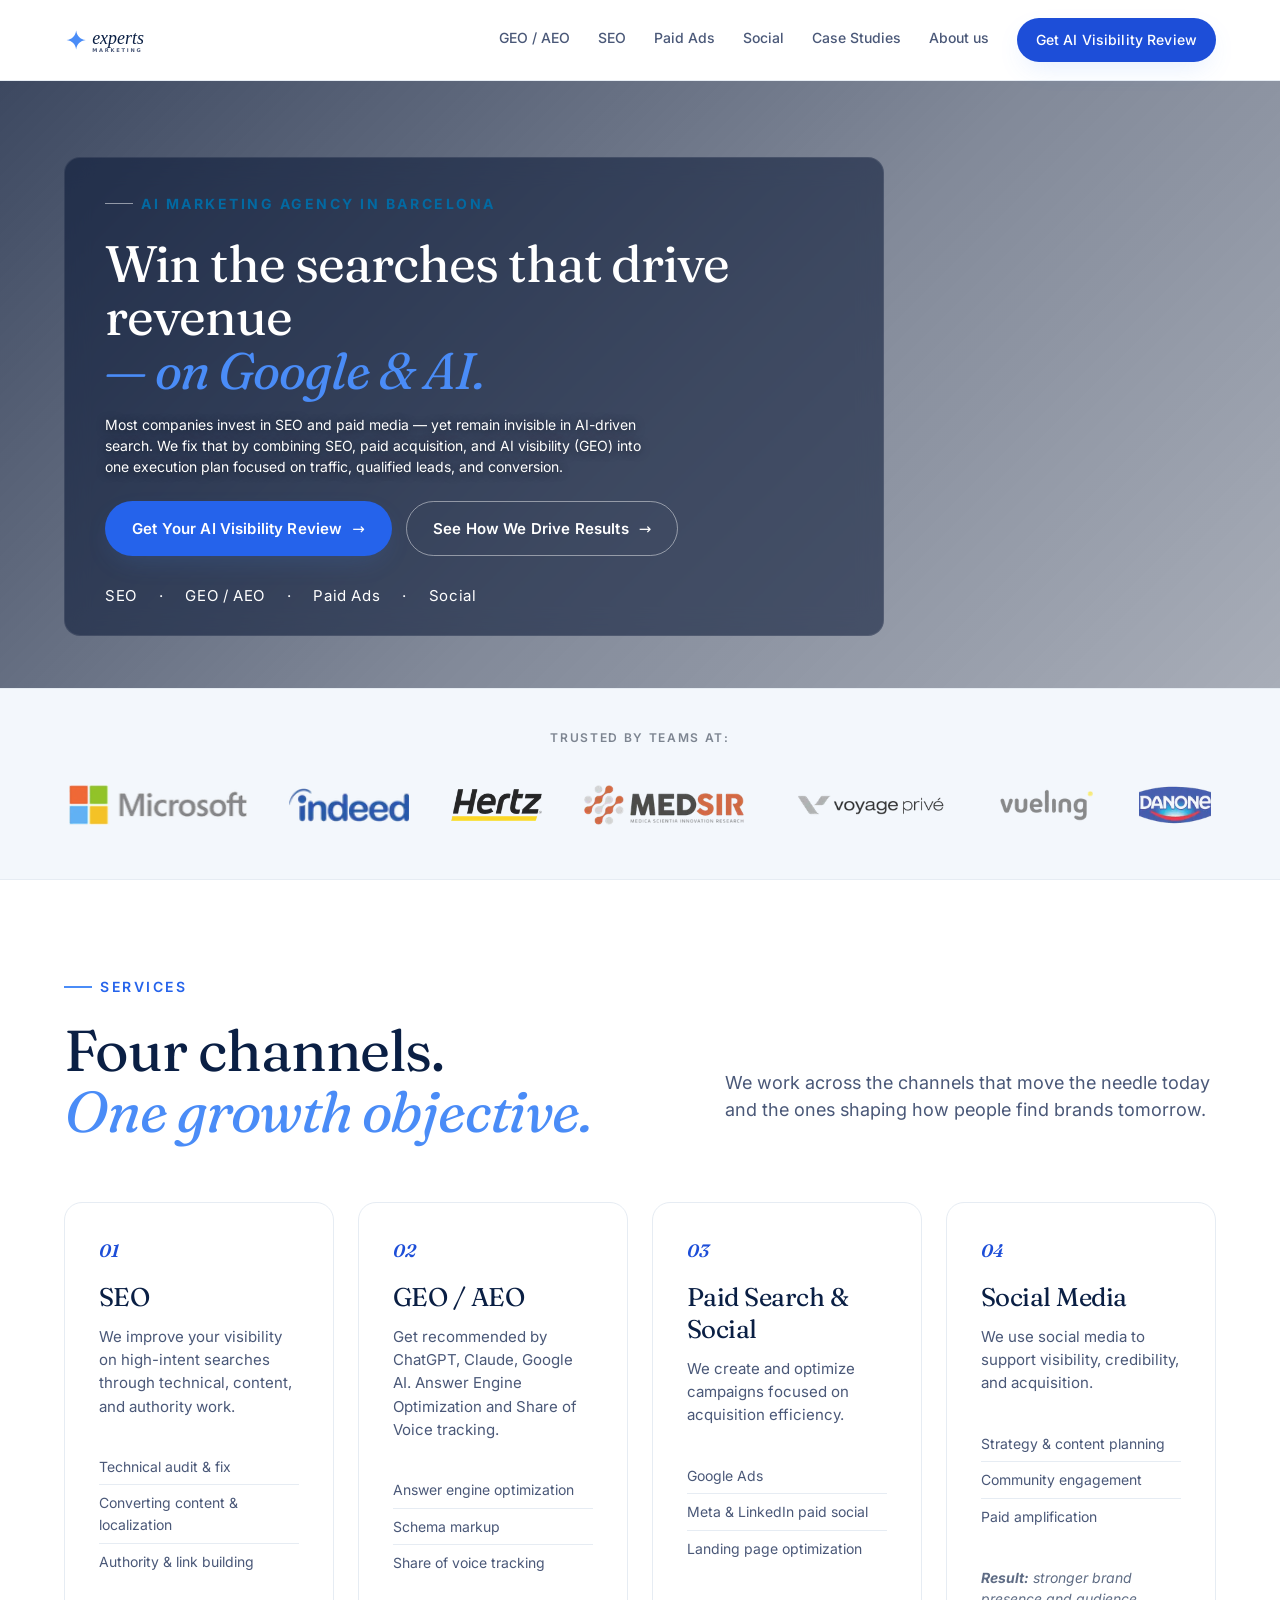
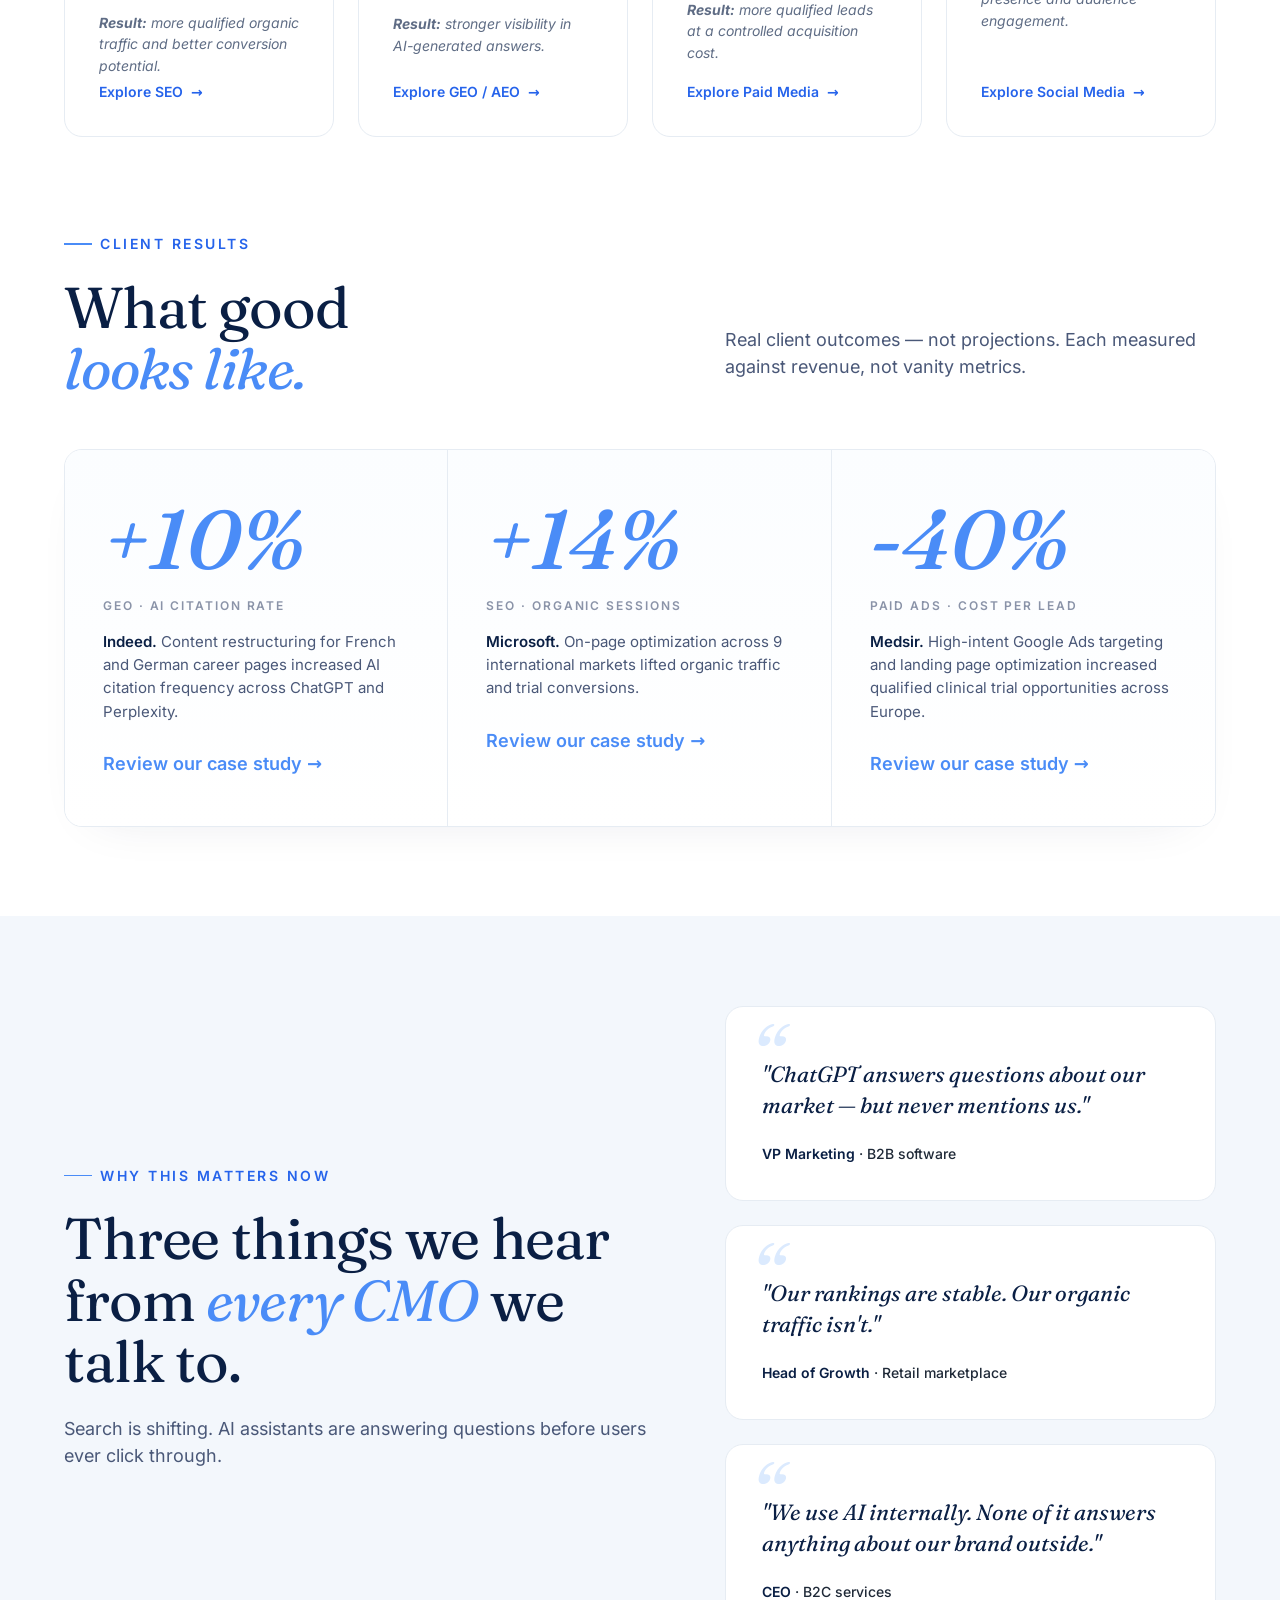
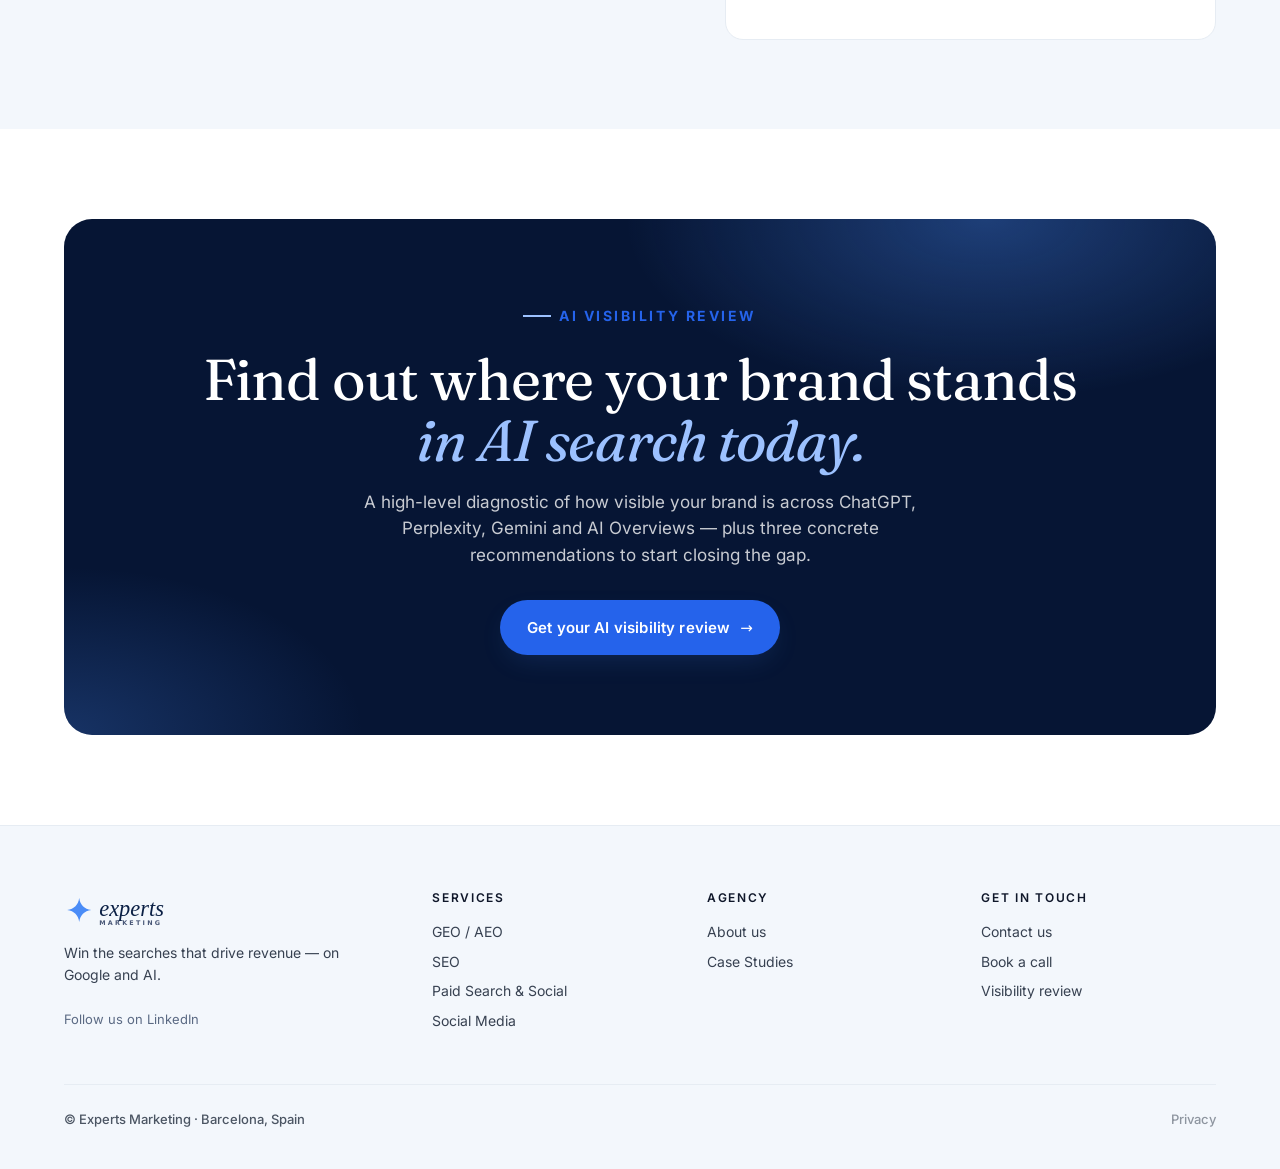
<file: index.html>
<!doctype html>
<html lang="en">
<head>
  <meta charset="utf-8" />
  <!-- Google Tag Manager (loaded after page load / on first interaction) -->
  <script>(function(w,d,s,l,i){
  w[l]=w[l]||[];w[l].push({'gtm.start':new Date().getTime(),event:'gtm.js'});
  var done=false;
  function load(){if(done)return;done=true;
    var f=d.getElementsByTagName(s)[0],j=d.createElement(s),dl=l!='dataLayer'?'&l='+l:'';
    j.async=true;j.src='https://www.googletagmanager.com/gtm.js?id='+i+dl;
    f.parentNode.insertBefore(j,f);}
  function schedule(){'requestIdleCallback' in w?w.requestIdleCallback(load,{timeout:2500}):setTimeout(load,1500);}
  ['scroll','pointerdown','keydown','touchstart'].forEach(function(e){
    w.addEventListener(e,load,{passive:true,once:true});});
  d.readyState==='complete'?schedule():w.addEventListener('load',schedule);
  })(window,document,'script','dataLayer','GTM-5XZ8778');</script>
  <!-- End Google Tag Manager -->
  <meta name="viewport" content="width=device-width, initial-scale=1" />
  <link rel="icon" href="/favicon.ico" sizes="32x32" />
  <link rel="icon" type="image/svg+xml" href="assets/images/favicon.svg" />
  <title>Experts Marketing — Growth marketing for the AI era</title>
  <meta name="description" content="A Barcelona-based agency running SEO, paid media, social, and AI visibility for brands that want to win in search and what comes next." />

  <link rel="preload" href="assets/fonts/inter-v20-latin-regular.woff2" as="font" type="font/woff2" crossorigin>
  <link rel="preload" href="assets/fonts/fraunces-v38-latin-regular.woff2" as="font" type="font/woff2" crossorigin>
  <style>@font-face{font-family:'Fraunces';font-style:normal;font-weight:400;font-display:swap;src:url('assets/fonts/fraunces-v38-latin-regular.woff2') format('woff2')}@font-face{font-family:'Fraunces';font-style:italic;font-weight:400;font-display:swap;src:url('assets/fonts/fraunces-v38-latin-italic.woff2') format('woff2')}@font-face{font-family:'Fraunces';font-style:normal;font-weight:500;font-display:swap;src:url('assets/fonts/fraunces-v38-latin-500.woff2') format('woff2')}@font-face{font-family:'Fraunces';font-style:italic;font-weight:500;font-display:swap;src:url('assets/fonts/fraunces-v38-latin-500italic.woff2') format('woff2')}@font-face{font-family:'Fraunces';font-style:normal;font-weight:600;font-display:swap;src:url('assets/fonts/fraunces-v38-latin-600.woff2') format('woff2')}@font-face{font-family:'Fraunces';font-style:italic;font-weight:600;font-display:swap;src:url('assets/fonts/fraunces-v38-latin-600italic.woff2') format('woff2')}@font-face{font-family:'Inter';font-style:normal;font-weight:400;font-display:swap;src:url('assets/fonts/inter-v20-latin-regular.woff2') format('woff2')}@font-face{font-family:'Inter';font-style:italic;font-weight:400;font-display:swap;src:url('assets/fonts/inter-v20-latin-italic.woff2') format('woff2')}@font-face{font-family:'Inter';font-style:normal;font-weight:500;font-display:swap;src:url('assets/fonts/inter-v20-latin-500.woff2') format('woff2')}@font-face{font-family:'Inter';font-style:italic;font-weight:500;font-display:swap;src:url('assets/fonts/inter-v20-latin-500italic.woff2') format('woff2')}@font-face{font-family:'Inter';font-style:normal;font-weight:600;font-display:swap;src:url('assets/fonts/inter-v20-latin-600.woff2') format('woff2')}@font-face{font-family:'Inter';font-style:italic;font-weight:600;font-display:swap;src:url('assets/fonts/inter-v20-latin-600italic.woff2') format('woff2')}@font-face{font-family:'Inter';font-style:normal;font-weight:700;font-display:swap;src:url('assets/fonts/inter-v20-latin-700.woff2') format('woff2')}@font-face{font-family:'Inter';font-style:italic;font-weight:700;font-display:swap;src:url('assets/fonts/inter-v20-latin-700italic.woff2') format('woff2')}</style>

  <style>
    :root{--bg:#fff;--bg-alt:#f3f7fc;--bg-soft:#eaf2ff;--surface:#fff;--ink:#0a1f44;--ink-soft:#374151;--ink-mute:#4b5563;--line:#e6ecf3;--line-strong:#cfdbeb;--accent:#4a8cf7;--accent-deep:#1d4ed8;--accent-soft:#dbeafe;--accent-glow:rgba(29,78,216,.18);--navy-card:#0a1f44;--navy-deep:#061534;--font-sans:"Inter",-apple-system,BlinkMacSystemFont,"Segoe UI",system-ui,sans-serif;--font-serif:"Fraunces","Cormorant Garamond",Georgia,serif;--max:1280px;--pad:clamp(20px,5vw,64px);--radius:18px;--radius-sm:10px;--radius-lg:28px}
    *{box-sizing:border-box}html,body{margin:0;padding:0}html{scroll-behavior:smooth}
    body{font-family:var(--font-sans);background:var(--bg);color:var(--ink);line-height:1.55;-webkit-font-smoothing:antialiased;text-rendering:optimizeLegibility}
    img{max-width:100%;display:block}a{color:inherit;text-decoration:none}button{font:inherit;cursor:pointer}
    .display,h1,h2,h3{font-family:var(--font-serif);font-weight:400;letter-spacing:-.02em;color:var(--ink);margin:0}
    h1{font-size:clamp(44px,7vw,88px);line-height:1.02}h2{font-size:clamp(32px,4.5vw,60px);line-height:1.06}h3{font-size:clamp(20px,2vw,28px);line-height:1.25}
    em,.italic{font-style:italic}h1 em,h2 em{color:var(--accent)}
    p{margin:0 0 1em;color:var(--ink-soft);font-size:17px}
    .lead{font-size:clamp(17px,1.4vw,21px);color:var(--ink-soft);max-width:60ch;line-height:1.5}
    .eyebrow{display:inline-flex;align-items:center;gap:8px;font-family:var(--font-sans);font-size:14px;font-weight:700;letter-spacing:.18em;text-transform:uppercase;color:var(--accent-deep);margin-bottom:22px}
    .eyebrow::before{content:"";display:inline-block;width:28px;height:1.5px;background:var(--accent)}
    .container{max-width:var(--max);margin:0 auto;padding:0 var(--pad)}
    .btn{display:inline-flex;align-items:center;gap:10px;padding:15px 26px;border-radius:999px;font-weight:600;font-size:15px;letter-spacing:.01em;border:1px solid transparent;transition:transform .15s ease,box-shadow .2s ease,background .2s ease,color .2s ease,border-color .2s ease}
    .btn-primary{background:var(--accent-deep);color:#fff;box-shadow:0 10px 28px -8px var(--accent-glow)}
    .btn-primary:hover{transform:translateY(-1px);box-shadow:0 14px 36px -10px rgba(29,78,216,.35)}
    .btn-ghost{background:transparent;color:var(--ink);border-color:var(--line-strong)}
    .btn-arrow::after{content:"\2192";font-weight:400;transition:transform .2s ease}
    .btn-arrow:hover::after{transform:translateX(3px)}
    .nav{position:sticky;top:0;z-index:50;backdrop-filter:blur(14px);background:rgba(255,255,255,.85);border-bottom:1px solid var(--line)}
    .nav-inner{display:flex;align-items:center;justify-content:space-between;max-width:var(--max);margin:0 auto;padding:18px var(--pad)}
    .nav-logo{display:flex;align-items:center;gap:10px}.nav-logo img{height:32px;width:auto;aspect-ratio:128/32;}
    .nav-links{display:flex;gap:28px;align-items:center}
    .nav-links a{font-size:14px;font-weight:500;color:var(--ink-soft);transition:color .15s ease}
    .nav-links a:hover,.nav-links a.active{color:var(--ink)}
    .nav-cta{padding:10px 18px;font-size:14px}
    .nav-burger{display:none;width:40px;height:40px;margin-left:12px;background:none;border:0;cursor:pointer;flex-direction:column;justify-content:center;align-items:center;gap:5px}
    .nav-burger span{display:block;width:22px;height:2px;border-radius:2px;background:var(--ink);transition:transform .3s ease,opacity .2s ease}
    .nav-burger.is-open span:nth-child(1){transform:translateY(7px) rotate(45deg)}
    .nav-burger.is-open span:nth-child(2){opacity:0}
    .nav-burger.is-open span:nth-child(3){transform:translateY(-7px) rotate(-45deg)}
    .nav-mobile{display:none;overflow:hidden;max-height:0;visibility:hidden;background:rgba(255,255,255,.97);border-top:1px solid transparent;transition:max-height .35s ease,visibility .35s}
    .nav-mobile.is-open{max-height:440px;visibility:visible;border-top-color:var(--line)}
    .nav-mobile a{display:block;padding:14px var(--pad);font-size:15px;font-weight:500;color:var(--ink);border-bottom:1px solid var(--line);transition:color .15s ease}
    .nav-mobile .nav-cta{display:inline-flex;margin:16px var(--pad) 20px;border-bottom:none;color:#fff}
    .hero{padding:clamp(40px,6vw,80px) 0 clamp(30px,4vw,60px);position:relative;overflow:hidden;min-height:420px}
    .hero-carousel{position:absolute;inset:0;z-index:0}
    .hero-carousel-track{position:absolute;inset:0;width:100%;height:100%}
    .hero-slide{position:absolute;inset:0;width:100%;height:100%;opacity:0;animation:heroFade 20s infinite;will-change:opacity;}
    .hero-slide:nth-child(1){animation-delay:0s}.hero-slide:nth-child(2){animation-delay:4s}.hero-slide:nth-child(3){animation-delay:8s}.hero-slide:nth-child(4){animation-delay:12s}.hero-slide:nth-child(5){animation-delay:16s}
    @keyframes heroFade{0%{opacity:0}5%{opacity:1}20%{opacity:1}25%{opacity:0}100%{opacity:0}}
    .hero-overlay{position:absolute;inset:0;background:linear-gradient(135deg,rgba(6,21,52,.78) 0%,rgba(6,21,52,.5) 55%,rgba(6,21,52,.35) 100%)}
    .hero>.container{position:relative;z-index:1}
    .hero .eyebrow{color:#e2e8f0;font-weight:700;}.hero .eyebrow::before{background:#fff}
    .hero h1{color:#fff}.hero h1 em{color:var(--accent)}
    .hero .lead{color:#fff;margin-top:16px;margin-bottom:0;font-size:clamp(14px,1vw,16px);text-shadow:0 1px 8px rgba(0,0,0,.55)}
    .hero .actions{margin-top:24px;display:flex;gap:14px;flex-wrap:wrap}
    .hero .btn-ghost{color:#fff;border-color:rgba(255,255,255,.45)}.hero .btn-ghost:hover{background:#fff;color:var(--ink);border-color:#fff}
    .hero-meta{display:flex;gap:22px;margin-top:28px;font-size:15px;color:#fff;letter-spacing:.04em;flex-wrap:wrap}
    .hero-meta a{color:inherit;text-decoration:none;opacity:.85;transition:opacity .2s}
    .hero-glass{background:rgba(6,21,52,.55);-webkit-backdrop-filter:blur(12px);backdrop-filter:blur(12px);border-radius:16px;border:1px solid rgba(255,255,255,.08);width:auto;padding:28px 40px}

    /* Fix Contrasti Accessibilità 100/100 */
    .logos-label { color: #1e293b !important; font-weight: 600; }
    .service-card .num { color: #1d4ed8 !important; font-weight: 700; }
    .testimonial cite { color: #1f2937 !important; }
    .footer h3 { color: #0f172a !important; font-weight: 700; }
    .footer p, .footer ul li a { color: #374151 !important; }
    .footer ul li a:hover { color: #000 !important; }
    .footer .legal span, .footer .legal a { color: #4b5563 !important; font-weight: 500; }

    @media(max-width:760px){.nav-links a:not(.nav-cta){display:none}.nav-burger{display:flex}.nav-mobile{display:block}.hero-glass{padding:32px 28px}.hero-meta{display:grid!important;grid-template-columns:1fr 1fr!important;gap:12px 8px!important;margin-top:32px!important}.hero-meta span{display:none!important}}
  </style>
  <link rel="stylesheet" href="assets/styles.css">
</head>
<body>
<!-- Google Tag Manager (noscript) -->
<noscript><iframe src="https://www.googletagmanager.com/ns.html?id=GTM-5XZ8778"
height="0" width="0" style="display:none;visibility:hidden"></iframe></noscript>
<!-- End Google Tag Manager (noscript) -->
  <header class="nav">
    <div class="nav-inner">
      <a class="nav-logo" href="index.html">
        <img src="assets/images/logo.svg" alt="Experts Marketing" width="128" height="32" fetchpriority="high" />
      </a>
      <nav class="nav-links">
        <a href="services/geo-aeo.html">GEO / AEO</a>
        <a href="services/seo.html">SEO</a>
        <a href="services/paid-search-social.html">Paid Ads</a>
        <a href="services/social-media.html">Social</a>
        <a href="results.html">Case Studies</a>
        <a href="about.html">About us</a>
        <a class="btn btn-primary nav-cta" href="contact.html">Get AI Visibility Review</a>
      </nav>
      <button class="nav-burger" type="button" aria-label="Open menu" aria-expanded="false" aria-controls="mobile-menu">
        <span></span><span></span><span></span>
      </button>
    </div>
    <nav class="nav-mobile" id="mobile-menu" aria-label="Mobile navigation"></nav>
  </header>
  <section class="hero">
    <div class="hero-carousel" aria-hidden="true">
      <div class="hero-carousel-track">

        <div class="hero-slide">
          <picture>
            <source media="(max-width: 768px)" srcset="assets/images/bcn-towers-mobile.webp">
            <img src="assets/images/bcn-towers.webp" width="390" height="250" fetchpriority="high" alt="Barcelona view" style="width: 100%; height: 100%; object-fit: cover;">
          </picture>
        </div>

        <div class="hero-slide">
          <img data-src="assets/images/bcn-encants.webp" alt="Barcelona Encants" style="width: 100%; height: 100%; object-fit: cover;">
        </div>
        <div class="hero-slide">
          <img data-src="assets/images/bcn-skyscrapers.webp" alt="Barcelona Skyscrapers" style="width: 100%; height: 100%; object-fit: cover;">
        </div>
        <div class="hero-slide">
          <img data-src="assets/images/bcn-museu-disseny.webp" alt="Barcelona Museu Disseny" style="width: 100%; height: 100%; object-fit: cover;">
        </div>
        <div class="hero-slide">
          <img data-src="assets/images/bcn-mix.webp" alt="Barcelona Mix" style="width: 100%; height: 100%; object-fit: cover;">
        </div>
      </div>
      <div class="hero-overlay"></div>
    </div>
    <div class="container">
      <div class="hero-glass">
        <span class="eyebrow">AI Marketing agency in Barcelona</span>
        <h1>Win the searches that drive revenue<br/><em>— on Google &amp; AI.</em></h1>
        <p class="lead">Most companies invest in SEO and paid media — yet remain invisible in AI-driven search. We fix that by combining SEO, paid acquisition, and AI visibility (GEO) into one execution plan focused on traffic, qualified leads, and conversion.</p>
        <div class="actions">
          <a class="btn btn-primary btn-arrow" href="contact.html">Get Your AI Visibility Review</a>
          <a class="btn btn-ghost btn-arrow" href="results.html">See How We Drive Results</a>
        </div>
        <div class="hero-meta">
          <a href="services/seo.html">SEO</a>
          <span>·</span>
          <a href="services/geo-aeo.html">GEO / AEO</a>
          <span>·</span>
          <a href="services/paid-search-social.html">Paid Ads</a>
          <span>·</span>
          <a href="services/social-media.html">Social</a>
        </div>
      </div>
    </div>
  </section>
  <div class="logos">
    <div class="container">
      <p class="logos-label">Trusted by teams at:</p>
      <div class="logos-grid">
        <img class="logo-mark" src="assets/images/Microsoft_logo_norm.webp" alt="Microsoft" width="313" height="70" loading="lazy" />
        <img class="logo-mark" src="assets/images/Indeed_logo_norm.webp" alt="Indeed" width="106" height="60" loading="lazy" style="height:68px;" />
        <img class="logo-mark" src="assets/images/Hertz_Logo_norm.webp" alt="Hertz" width="163" height="60" loading="lazy" style="height:34px;" />
        <img class="logo-mark" src="assets/images/Medsir_logo_norm.webp" alt="Medsir" width="136" height="34" loading="lazy" />
        <img class="logo-mark" src="assets/images/VoyagePrive_logo_norm.webp" alt="Voyage Prive" width="254" height="60" loading="lazy" />
        <img class="logo-mark" src="assets/images/Vueling_logo_norm.webp" alt="Vueling" width="152" height="60" loading="lazy" />
        <img class="logo-mark" src="assets/images/Danone_logo_norm.webp" alt="Danone" width="109" height="60" loading="lazy" />
      </div>
    </div>
  </div>
  <section id="services">
    <div class="container">
      <div class="two-col" style="margin-bottom:60px;align-items:end;">
        <div>
          <span class="eyebrow" style="color:var(--accent-deep);">SERVICES</span>
          <h2>Four channels.<br/><em>One growth objective.</em></h2>
        </div>
        <p class="lead">We work across the channels that move the needle today and the ones shaping how people find brands tomorrow.</p>
      </div>
      <div class="grid grid-4">
        <a class="card service-card" href="services/seo.html">
          <span class="num">01</span>
          <h3>SEO</h3>
          <p>We improve your visibility on high-intent searches through technical, content, and authority work.</p>
          <ul><li>Technical audit &amp; fix</li><li>Converting content &amp; localization</li><li>Authority &amp; link building</li></ul>
          <span class="result"><strong>Result:</strong> more qualified organic traffic and better conversion potential.</span>
          <span class="cta">Explore SEO</span>
        </a>
        <a class="card service-card" href="services/geo-aeo.html">
          <span class="num">02</span>
          <h3>GEO / AEO</h3>
          <p>Get recommended by ChatGPT, Claude, Google AI. Answer Engine Optimization and Share of Voice tracking.</p>
          <ul><li>Answer engine optimization</li><li>Schema markup</li><li>Share of voice tracking</li></ul>
          <span class="result"><strong>Result:</strong> stronger visibility in AI-generated answers.</span>
          <span class="cta">Explore GEO / AEO</span>
        </a>
        <a class="card service-card" href="services/paid-search-social.html">
          <span class="num">03</span>
          <h3>Paid Search &amp; Social</h3>
          <p>We create and optimize campaigns focused on acquisition efficiency.</p>
          <ul><li>Google Ads</li><li>Meta &amp; LinkedIn paid social</li><li>Landing page optimization</li></ul>
          <span class="result"><strong>Result:</strong> more qualified leads at a controlled acquisition cost.</span>
          <span class="cta">Explore Paid Media</span>
        </a>
        <a class="card service-card" href="services/social-media.html">
          <span class="num">04</span>
          <h3>Social Media</h3>
          <p>We use social media to support visibility, credibility, and acquisition.</p>
          <ul><li>Strategy &amp; content planning</li><li>Community engagement</li><li>Paid amplification</li></ul>
          <span class="result"><strong>Result:</strong> stronger brand presence and audience engagement.</span>
          <span class="cta">Explore Social Media</span>
        </a>
      </div>
    </div>
  </section>
  <section style="padding-top:0;">
    <div class="container">
      <div class="two-col" style="margin-bottom:50px;align-items:end;">
        <div>
          <span class="eyebrow" style="color:var(--accent-deep);">Client results</span>
          <h2>What good<br/><em>looks like.</em></h2>
        </div>
        <p class="lead">Real client outcomes — not projections. Each measured against revenue, not vanity metrics.</p>
      </div>
      <div class="kpi-grid">
        <div class="kpi">
          <div class="num">+10%</div>
          <div class="label">GEO · AI citation rate</div>
          <p class="desc"><strong>Indeed.</strong> Content restructuring for French and German career pages increased AI citation frequency across ChatGPT and Perplexity.</p>
          <a href="results.html#case-indeed" class="kpi-link">Review our case study →</a>
        </div>
        <div class="kpi">
          <div class="num">+14%</div>
          <div class="label">SEO · Organic sessions</div>
          <p class="desc"><strong>Microsoft.</strong> On-page optimization across 9 international markets lifted organic traffic and trial conversions.</p>
          <a href="results.html#case-microsoft" class="kpi-link">Review our case study →</a>
        </div>
        <div class="kpi">
          <div class="num">-40%</div>
          <div class="label">Paid Ads · Cost Per Lead</div>
          <p class="desc"><strong>Medsir.</strong> High-intent Google Ads targeting and landing page optimization increased qualified clinical trial opportunities across Europe.</p>
          <a href="results.html#case-medsir" class="kpi-link">Review our case study →</a>
        </div>
      </div>
    </div>
  </section>
  <section style="background:var(--bg-alt);">
    <div class="container">
      <div class="two-col">
        <div>
          <span class="eyebrow" style="color:var(--accent-deep);">Why this matters now</span>
          <h2>Three things we hear<br/>from <em>every CMO</em> we talk to.</h2>
          <p class="lead" style="margin-top:24px;">Search is shifting. AI assistants are answering questions before users ever click through.</p>
        </div>
        <div class="grid">
          <div class="testimonial">
            <blockquote>"ChatGPT answers questions about our market — but never mentions us."</blockquote>
            <cite><strong>VP Marketing</strong> · B2B software</cite>
          </div>
          <div class="testimonial">
            <blockquote>"Our rankings are stable. Our organic traffic isn't."</blockquote>
            <cite><strong>Head of Growth</strong> · Retail marketplace</cite>
          </div>
          <div class="testimonial">
            <blockquote>"We use AI internally. None of it answers anything about our brand outside."</blockquote>
            <cite><strong>CEO</strong> · B2C services</cite>
          </div>
        </div>
      </div>
    </div>
  </section>
  <section>
    <div class="container">
      <div class="banner">
        <span class="eyebrow" style="color:var(--accent-deep); font-weight:750;">AI VISIBILITY REVIEW</span>
        <h2>Find out where your brand stands<br/><em>in AI search today.</em></h2>
        <p>A high-level diagnostic of how visible your brand is across ChatGPT, Perplexity, Gemini and AI Overviews — plus three concrete recommendations to start closing the gap.</p>
        <a class="btn btn-primary btn-arrow" href="contact.html">Get your AI visibility review</a>
      </div>
    </div>
  </section>
  <footer class="footer">
    <div class="container">
      <div class="footer-inner">
        <div class="brand">
          <img src="assets/images/logo.svg" alt="Experts Marketing" width="160" height="40" style="height:40px; aspect-ratio: 160/40;" loading="lazy" />
          <p>Win the searches that drive revenue — on Google and AI.</p>
          <a href="https://www.linkedin.com/company/experts-marketing" target="_blank" rel="noopener" class="footer-linkedin">Follow us on LinkedIn</a>
        </div>
        <div>
          <h3>Services</h3>
          <ul>
            <li><a href="services/geo-aeo.html">GEO / AEO</a></li>
            <li><a href="services/seo.html">SEO</a></li>
            <li><a href="services/paid-search-social.html">Paid Search &amp; Social</a></li>
            <li><a href="services/social-media.html">Social Media</a></li>
          </ul>
        </div>
        <div>
          <h3>Agency</h3>
          <ul>
            <li><a href="about.html">About us</a></li>
            <li><a href="results.html">Case Studies</a></li>
          </ul>
        </div>
        <div>
          <h3>Get in touch</h3>
          <ul>
            <li><a href="contact.html">Contact us</a></li>
            <li><a href="contact.html">Book a call</a></li>
            <li><a href="contact.html">Visibility review</a></li>
          </ul>
        </div>
      </div>
      <div class="legal">
        <span>© Experts Marketing · Barcelona, Spain</span>
        <span><a href="privacy.html">Privacy</a></span>
      </div>
    </div>
  </footer>

  <script>
  (function(){
    function slides(){
      document.querySelectorAll('.hero-slide img[data-src]').forEach(function(img){
        img.src=img.getAttribute('data-src');img.removeAttribute('data-src');
      });
    }
    document.readyState==='complete'?slides():window.addEventListener('load',slides);
  })();
  </script>
  <script>
  (function(){
    var nav=document.querySelector('.nav');
    var burger=document.querySelector('.nav-burger');
    var menu=document.getElementById('mobile-menu');
    if(!nav||!burger||!menu)return;
    document.querySelectorAll('.nav-links a').forEach(function(l){menu.appendChild(l.cloneNode(true));});
    function setOpen(o){burger.classList.toggle('is-open',o);menu.classList.toggle('is-open',o);burger.setAttribute('aria-expanded',o?'true':'false');}
    function isOpen(){return menu.classList.contains('is-open');}
    burger.addEventListener('click',function(e){e.stopPropagation();setOpen(!isOpen());});
    document.addEventListener('click',function(e){if(isOpen()&&!nav.contains(e.target))setOpen(false);});
    document.addEventListener('keydown',function(e){if(e.key==='Escape'&&isOpen()){setOpen(false);burger.focus();}});
    window.addEventListener('resize',function(){if(window.innerWidth>760&&isOpen())setOpen(false);});
  })();
  </script>
</body>
</html>
</file>
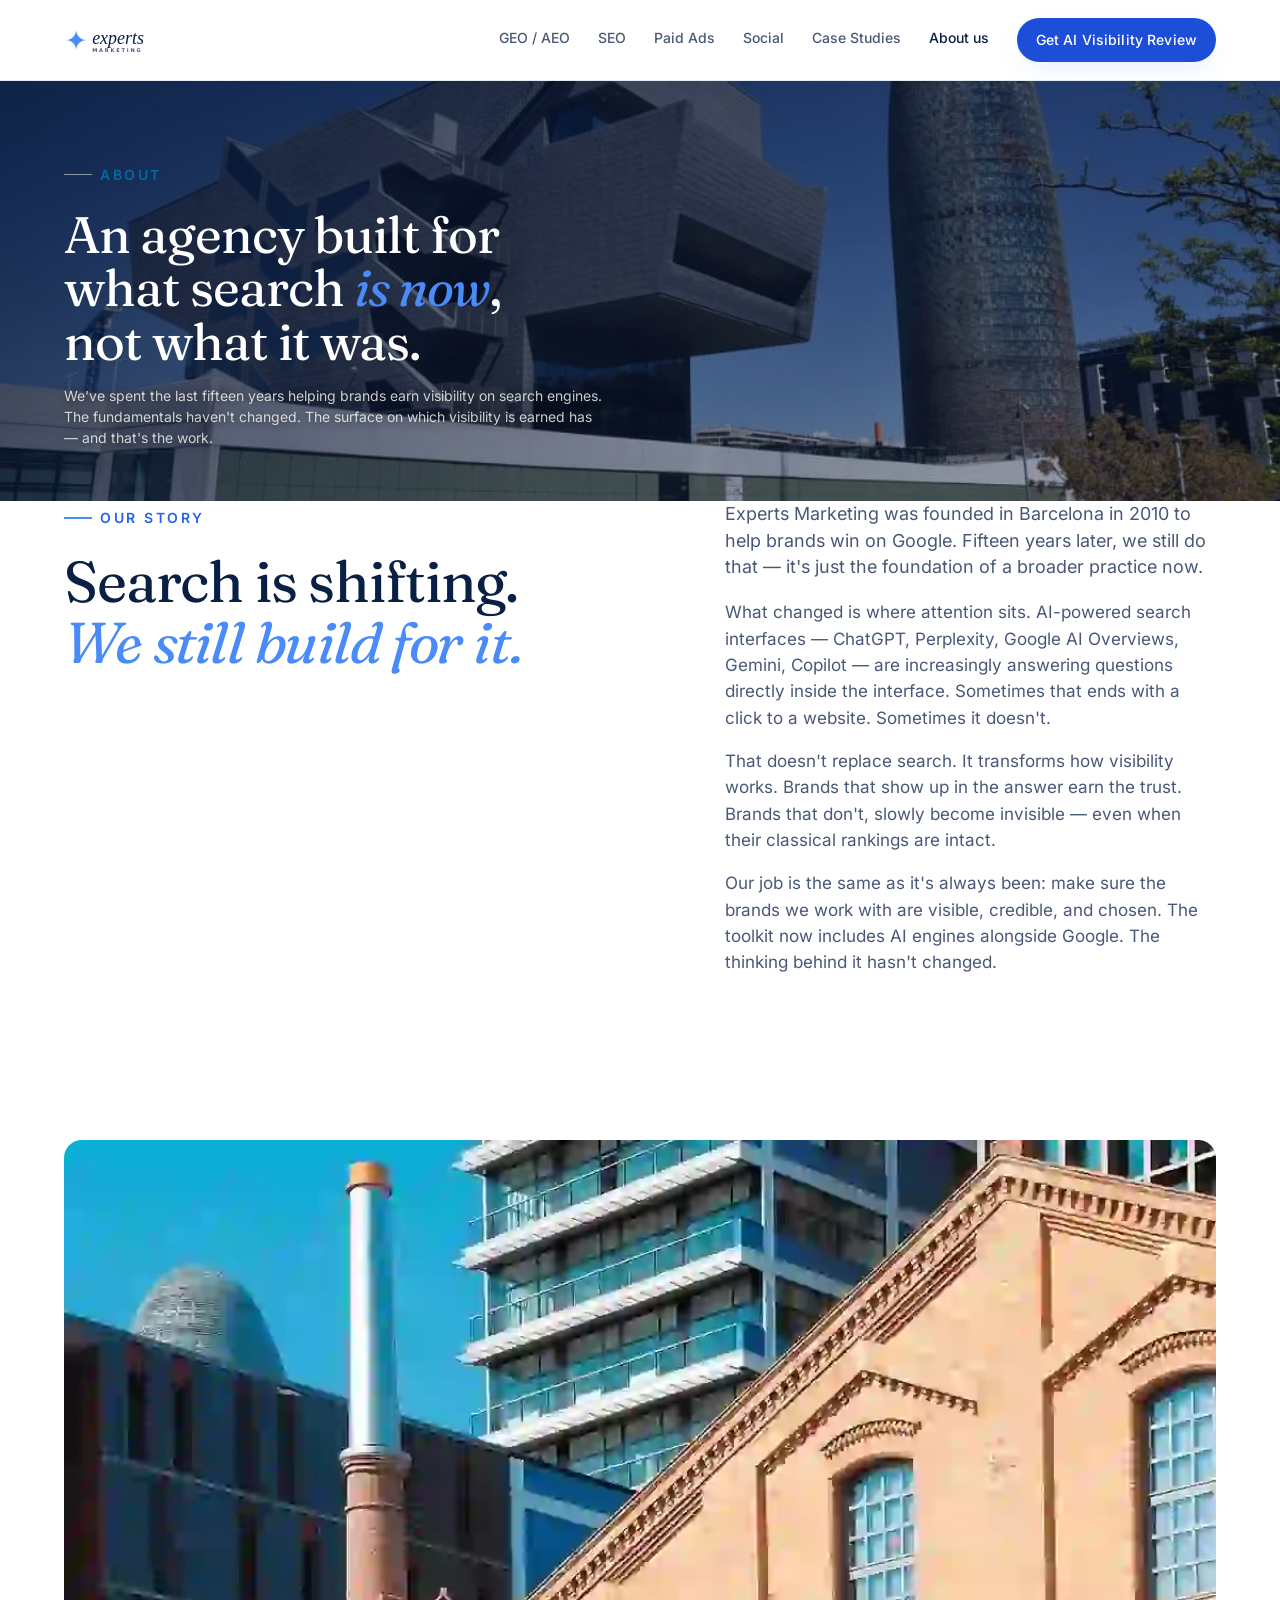
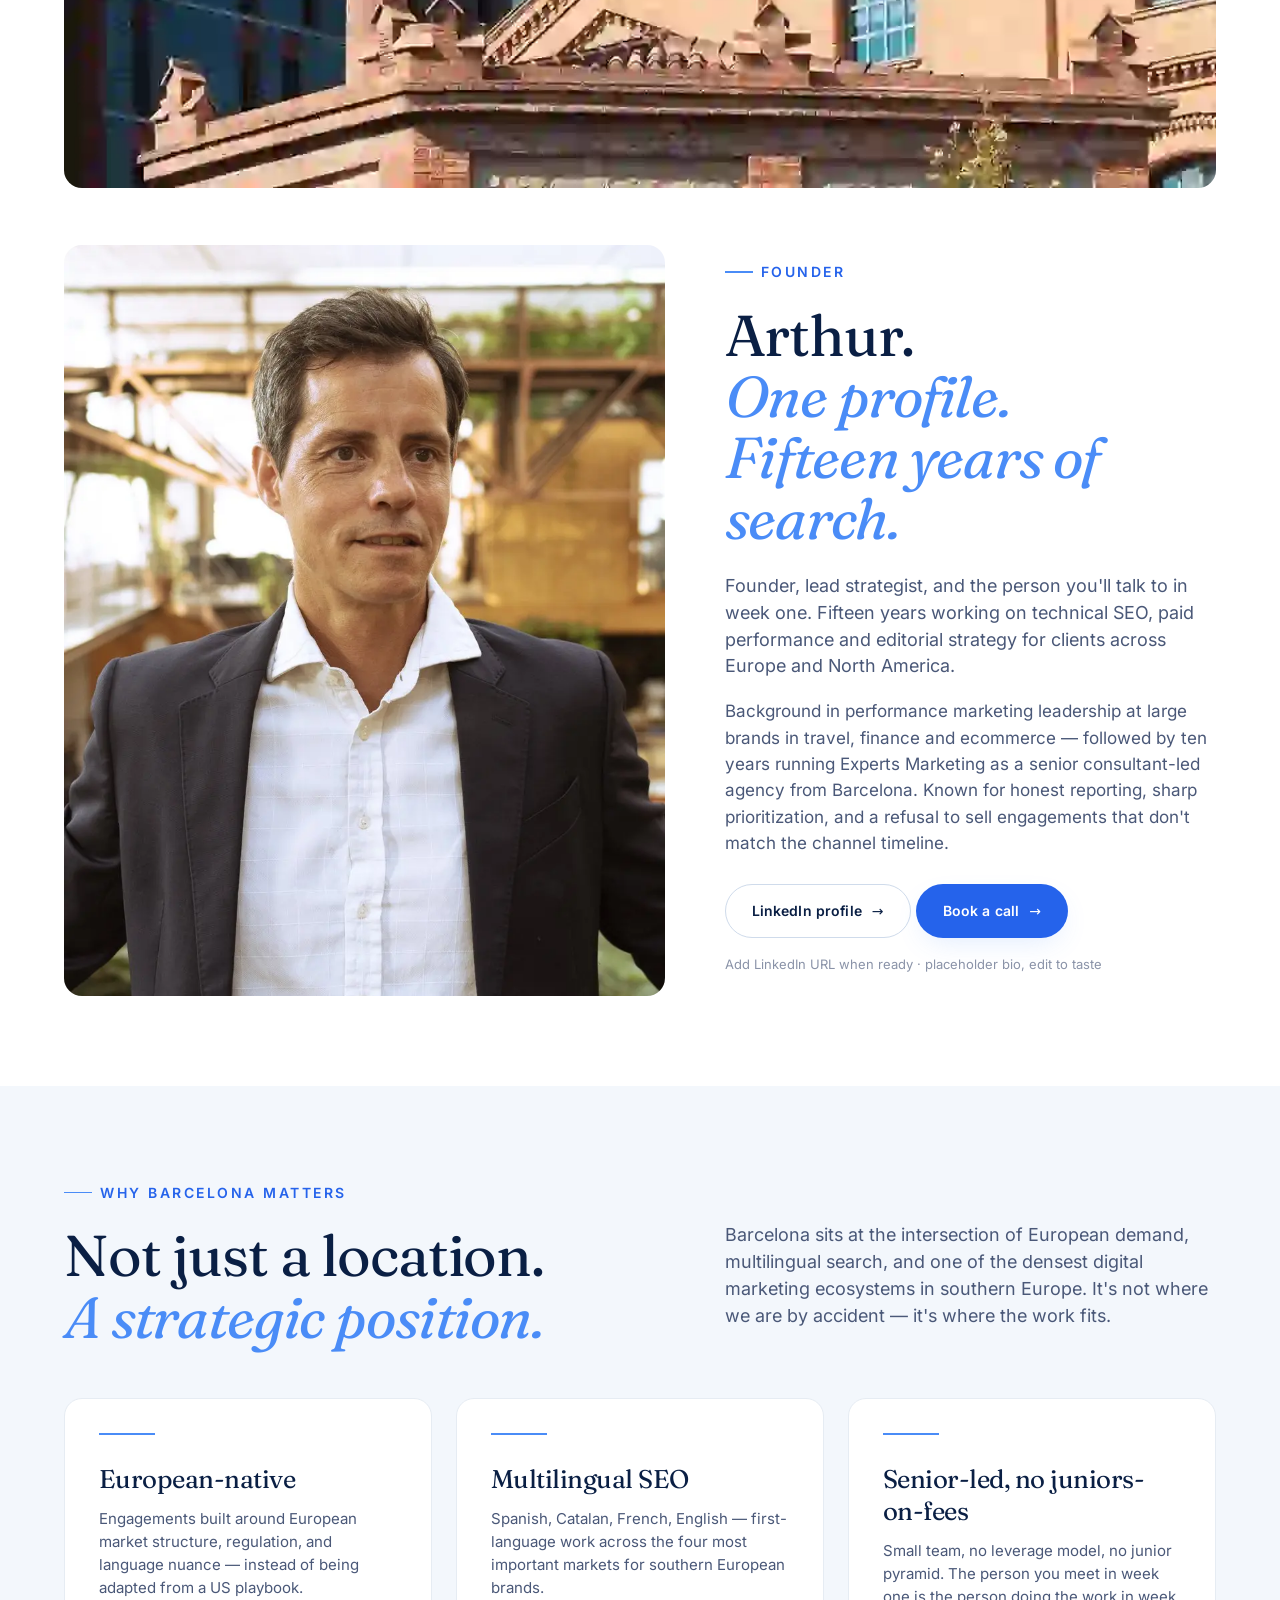
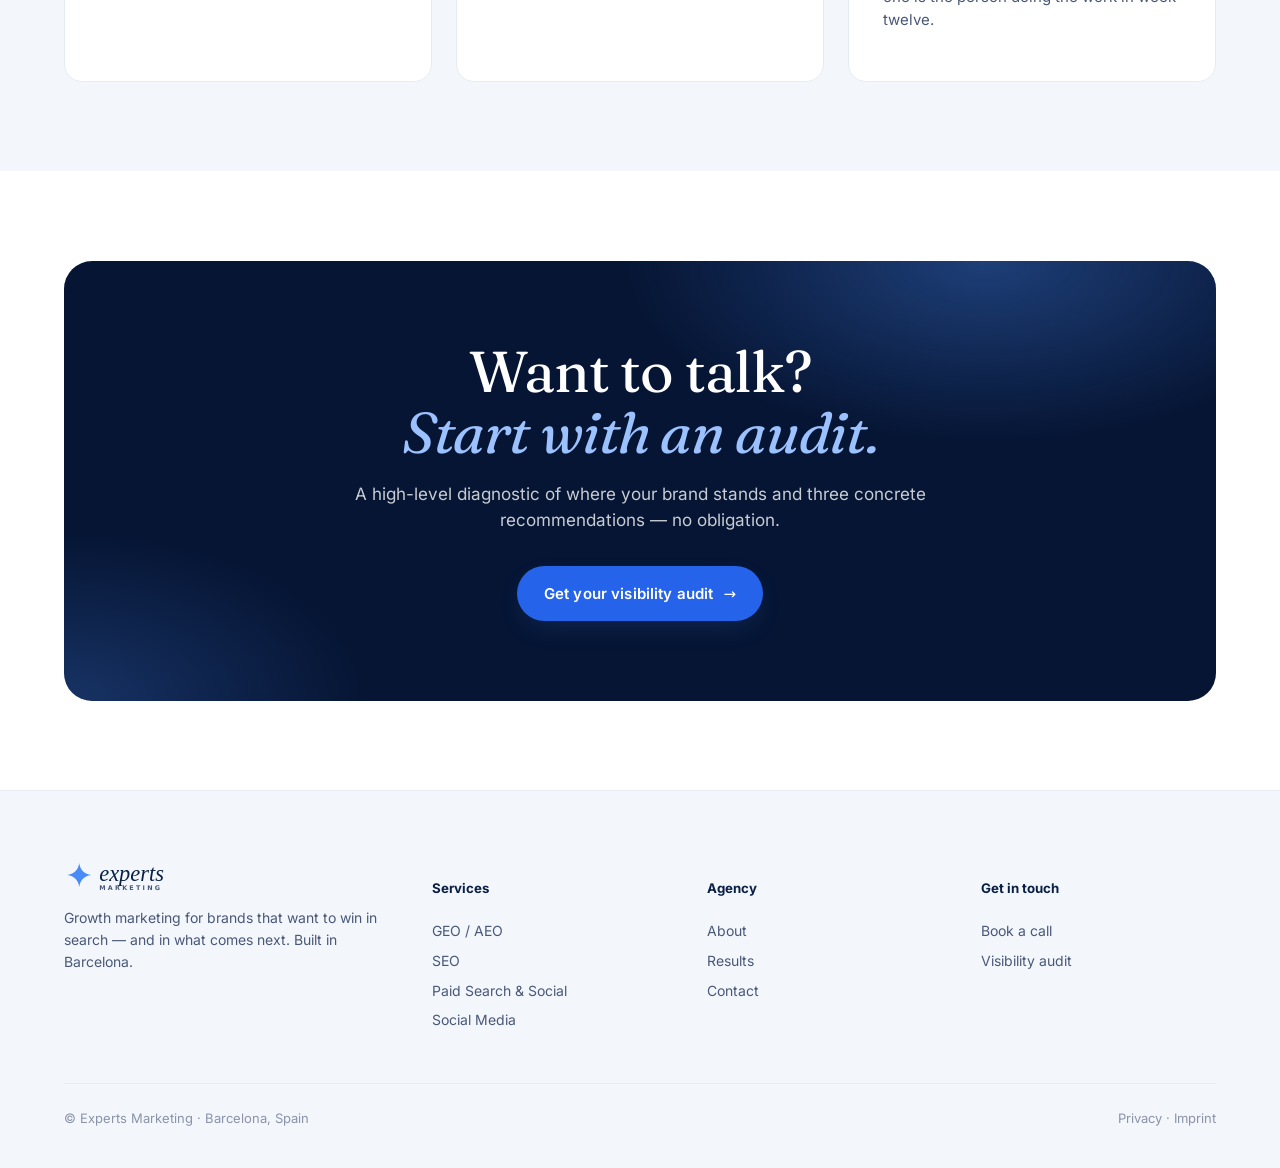
<file: about.html>
<!doctype html>
<html lang="en">
<head>
  <meta charset="utf-8" />
  <!-- Google Tag Manager (loaded after page load / on first interaction) -->
  <script>(function(w,d,s,l,i){
  w[l]=w[l]||[];w[l].push({'gtm.start':new Date().getTime(),event:'gtm.js'});
  var done=false;
  function load(){if(done)return;done=true;
    var f=d.getElementsByTagName(s)[0],j=d.createElement(s),dl=l!='dataLayer'?'&l='+l:'';
    j.async=true;j.src='https://www.googletagmanager.com/gtm.js?id='+i+dl;
    f.parentNode.insertBefore(j,f);}
  function schedule(){'requestIdleCallback' in w?w.requestIdleCallback(load,{timeout:2500}):setTimeout(load,1500);}
  ['scroll','pointerdown','keydown','touchstart'].forEach(function(e){
    w.addEventListener(e,load,{passive:true,once:true});});
  d.readyState==='complete'?schedule():w.addEventListener('load',schedule);
  })(window,document,'script','dataLayer','GTM-5XZ8778');</script>
  <!-- End Google Tag Manager -->
  <meta name="viewport" content="width=device-width, initial-scale=1" />
  <link rel="icon" href="/favicon.ico" sizes="32x32" />
  <link rel="icon" type="image/svg+xml" href="assets/images/favicon.svg" />
  <title>About — Experts Marketing</title>
  <meta name="description" content="An agency built for what search is now — not what it was. Built in Barcelona by Arthur." />
  <link rel="preload" href="assets/fonts/inter-v20-latin-regular.woff2" as="font" type="font/woff2" crossorigin>
  <link rel="preload" href="assets/fonts/fraunces-v38-latin-regular.woff2" as="font" type="font/woff2" crossorigin>
  <style>@font-face{font-family:'Fraunces';font-style:normal;font-weight:400;font-display:swap;src:url('assets/fonts/fraunces-v38-latin-regular.woff2') format('woff2')}@font-face{font-family:'Fraunces';font-style:italic;font-weight:400;font-display:swap;src:url('assets/fonts/fraunces-v38-latin-italic.woff2') format('woff2')}@font-face{font-family:'Fraunces';font-style:normal;font-weight:500;font-display:swap;src:url('assets/fonts/fraunces-v38-latin-500.woff2') format('woff2')}@font-face{font-family:'Fraunces';font-style:italic;font-weight:500;font-display:swap;src:url('assets/fonts/fraunces-v38-latin-500italic.woff2') format('woff2')}@font-face{font-family:'Fraunces';font-style:normal;font-weight:600;font-display:swap;src:url('assets/fonts/fraunces-v38-latin-600.woff2') format('woff2')}@font-face{font-family:'Fraunces';font-style:italic;font-weight:600;font-display:swap;src:url('assets/fonts/fraunces-v38-latin-600italic.woff2') format('woff2')}@font-face{font-family:'Inter';font-style:normal;font-weight:400;font-display:swap;src:url('assets/fonts/inter-v20-latin-regular.woff2') format('woff2')}@font-face{font-family:'Inter';font-style:italic;font-weight:400;font-display:swap;src:url('assets/fonts/inter-v20-latin-italic.woff2') format('woff2')}@font-face{font-family:'Inter';font-style:normal;font-weight:500;font-display:swap;src:url('assets/fonts/inter-v20-latin-500.woff2') format('woff2')}@font-face{font-family:'Inter';font-style:italic;font-weight:500;font-display:swap;src:url('assets/fonts/inter-v20-latin-500italic.woff2') format('woff2')}@font-face{font-family:'Inter';font-style:normal;font-weight:600;font-display:swap;src:url('assets/fonts/inter-v20-latin-600.woff2') format('woff2')}@font-face{font-family:'Inter';font-style:italic;font-weight:600;font-display:swap;src:url('assets/fonts/inter-v20-latin-600italic.woff2') format('woff2')}@font-face{font-family:'Inter';font-style:normal;font-weight:700;font-display:swap;src:url('assets/fonts/inter-v20-latin-700.woff2') format('woff2')}@font-face{font-family:'Inter';font-style:italic;font-weight:700;font-display:swap;src:url('assets/fonts/inter-v20-latin-700italic.woff2') format('woff2')}</style>
  <link rel="stylesheet" href="assets/styles.css" />
</head>
<body>
<!-- Google Tag Manager (noscript) -->
<noscript><iframe src="https://www.googletagmanager.com/ns.html?id=GTM-5XZ8778"
height="0" width="0" style="display:none;visibility:hidden"></iframe></noscript>
<!-- End Google Tag Manager (noscript) -->

  <header class="nav">
    <div class="nav-inner">
      <a class="nav-logo" href="index.html">
        <img src="assets/images/logo.svg" alt="Experts Marketing" />
      </a>
      <nav class="nav-links">
        <a href="services/geo-aeo.html">GEO / AEO</a>
        <a href="services/seo.html">SEO</a>
        <a href="services/paid-search-social.html">Paid Ads</a>
        <a href="services/social-media.html">Social</a>
        <a href="results.html">Case Studies</a>
        <a class="active" href="about.html">About us</a>
        <a class="btn btn-primary nav-cta" href="contact.html">Get AI Visibility Review</a>
      </nav>
      <button class="nav-burger" type="button"
              aria-label="Open menu" aria-expanded="false" aria-controls="mobile-menu">
        <span></span><span></span><span></span>
      </button>
    </div>
      <nav class="nav-mobile" id="mobile-menu" aria-label="Mobile navigation"></nav>
  </header>

  <section class="hero hero-bg-museu">
    <div class="container">
      <span class="eyebrow">About</span>
      <h1>An agency built for<br/>what search <em>is now</em>,<br/>not what it was.</h1>
      <p class="lead">
        We've spent the last fifteen years helping brands earn visibility
        on search engines. The fundamentals haven't changed. The surface
        on which visibility is earned has — and that's the work.
      </p>
    </div>
  </section>

  <!-- STORY -->
  <section style="padding-top: 0;">
    <div class="container">
      <div class="two-col" style="align-items: start;">
        <div>
          <span class="eyebrow">Our story</span>
          <h2>Search is shifting.<br/><em>We still build for it.</em></h2>
        </div>
        <div>
          <p class="lead">
            Experts Marketing was founded in Barcelona in 2010 to help
            brands win on Google. Fifteen years later, we still do that —
            it's just the foundation of a broader practice now.
          </p>
          <p>
            What changed is where attention sits. AI-powered search
            interfaces — ChatGPT, Perplexity, Google AI Overviews,
            Gemini, Copilot — are increasingly answering questions
            directly inside the interface. Sometimes that ends with a
            click to a website. Sometimes it doesn't.
          </p>
          <p>
            That doesn't replace search. It transforms how visibility
            works. Brands that show up in the answer earn the trust.
            Brands that don't, slowly become invisible — even when their
            classical rankings are intact.
          </p>
          <p>
            Our job is the same as it's always been: make sure the brands
            we work with are visible, credible, and chosen. The toolkit
            now includes AI engines alongside Google. The thinking behind
            it hasn't changed.
          </p>
        </div>
      </div>
    </div>
  </section>

  <!-- IMAGE BREAK -->
  <section class="section-tight">
    <div class="container">
      <div class="img-block img-wide">
        <img src="assets/images/bcn-mix.webp" alt="Barcelona architecture" />
      </div>
    </div>
  </section>

  <!-- FOUNDER -->
  <section style="padding-top: 0;">
    <div class="container">
      <div class="two-col">
        <div class="img-block img-tall">
          <img src="assets/images/arthur-portrait.webp" alt="Arthur — Founder, Experts Marketing" />
        </div>
        <div>
          <span class="eyebrow">Founder</span>
          <h2>Arthur.<br/><em>One profile.<br/>Fifteen years of search.</em></h2>
          <p class="lead" style="margin-top: 24px;">
            Founder, lead strategist, and the person you'll talk to in
            week one. Fifteen years working on technical SEO, paid
            performance and editorial strategy for clients across Europe
            and North America.
          </p>
          <p>
            Background in performance marketing leadership at large brands
            in travel, finance and ecommerce — followed by ten years
            running Experts Marketing as a senior consultant-led agency
            from Barcelona. Known for honest reporting, sharp
            prioritization, and a refusal to sell engagements that don't
            match the channel timeline.
          </p>
          <div class="actions" style="margin-top: 28px;">
            <a class="btn btn-ghost btn-arrow" href="https://www.linkedin.com/company/experts-marketing" style="font-size: 14px;">LinkedIn profile</a>
            <a class="btn btn-primary btn-arrow" href="contact.html" style="font-size: 14px;">Book a call</a>
          </div>
          <p class="muted" style="font-size: 13px; margin-top: 16px;">
            Add LinkedIn URL when ready · placeholder bio, edit to taste
          </p>
        </div>
      </div>
    </div>
  </section>

  <!-- BARCELONA -->
  <section style="background: var(--bg-alt);">
    <div class="container">
      <div class="two-col" style="margin-bottom: 50px; align-items: end;">
        <div>
          <span class="eyebrow">Why Barcelona matters</span>
          <h2>Not just a location.<br/><em>A strategic position.</em></h2>
        </div>
        <p class="lead">
          Barcelona sits at the intersection of European demand,
          multilingual search, and one of the densest digital marketing
          ecosystems in southern Europe. It's not where we are by accident
          — it's where the work fits.
        </p>
      </div>

      <div class="grid grid-3">
        <div class="card">
          <div class="accent-line"></div>
          <h3>European-native</h3>
          <p>Engagements built around European market structure, regulation, and language nuance — instead of being adapted from a US playbook.</p>
        </div>
        <div class="card">
          <div class="accent-line"></div>
          <h3>Multilingual SEO</h3>
          <p>Spanish, Catalan, French, English — first-language work across the four most important markets for southern European brands.</p>
        </div>
        <div class="card">
          <div class="accent-line"></div>
          <h3>Senior-led, no juniors-on-fees</h3>
          <p>Small team, no leverage model, no junior pyramid. The person you meet in week one is the person doing the work in week twelve.</p>
        </div>
      </div>
    </div>
  </section>

  <!-- CTA -->
  <section>
    <div class="container">
      <div class="banner">
        <h2>Want to talk?<br/><em>Start with an audit.</em></h2>
        <p>A high-level diagnostic of where your brand stands and three concrete recommendations — no obligation.</p>
        <a class="btn btn-primary btn-arrow" href="contact.html">Get your visibility audit</a>
      </div>
    </div>
  </section>

  <footer class="footer">
    <div class="container">
      <div class="footer-inner">
        <div class="brand">
          <img src="assets/images/logo.svg" alt="Experts Marketing" style="height: 40px; width: auto;" />
          <p>Growth marketing for brands that want to win in search — and in what comes next. Built in Barcelona.</p>
        </div>
        <div>
          <h5>Services</h5>
          <ul>
            <li><a href="services/geo-aeo.html">GEO / AEO</a></li>
            <li><a href="services/seo.html">SEO</a></li>
            <li><a href="services/paid-search-social.html">Paid Search &amp; Social</a></li>
            <li><a href="services/social-media.html">Social Media</a></li>
          </ul>
        </div>
        <div>
          <h5>Agency</h5>
          <ul>
            <li><a href="about.html">About</a></li>
            <li><a href="results.html">Results</a></li>
            <li><a href="contact.html">Contact</a></li>
          </ul>
        </div>
        <div>
          <h5>Get in touch</h5>
          <ul>
            <li><a href="contact.html">Book a call</a></li>
            <li><a href="contact.html">Visibility audit</a></li>
          </ul>
        </div>
      </div>
      <div class="legal">
        <span>© Experts Marketing · Barcelona, Spain</span>
        <span>Privacy · Imprint</span>
      </div>
    </div>
  </footer>

  <script>
  (function () {
    var nav    = document.querySelector('.nav');
    var burger = document.querySelector('.nav-burger');
    var menu   = document.getElementById('mobile-menu');
    if (!nav || !burger || !menu) return;

    document.querySelectorAll('.nav-links a').forEach(function (link) {
      menu.appendChild(link.cloneNode(true));
    });

    function setOpen(open) {
      burger.classList.toggle('is-open', open);
      menu.classList.toggle('is-open', open);
      burger.setAttribute('aria-expanded', open ? 'true' : 'false');
      burger.setAttribute('aria-label', open ? 'Close menu' : 'Open menu');
    }
    function isOpen() { return menu.classList.contains('is-open'); }

    burger.addEventListener('click', function (e) {
      e.stopPropagation();
      setOpen(!isOpen());
    });
    document.addEventListener('click', function (e) {
      if (isOpen() && !nav.contains(e.target)) setOpen(false);
    });
    document.addEventListener('keydown', function (e) {
      if (e.key === 'Escape' && isOpen()) { setOpen(false); burger.focus(); }
    });
    menu.addEventListener('click', function (e) {
      if (e.target.closest('a')) setOpen(false);
    });
    window.addEventListener('resize', function () {
      if (window.innerWidth > 760 && isOpen()) setOpen(false);
    });
  })();
  </script>
</body>
</html>
</file>
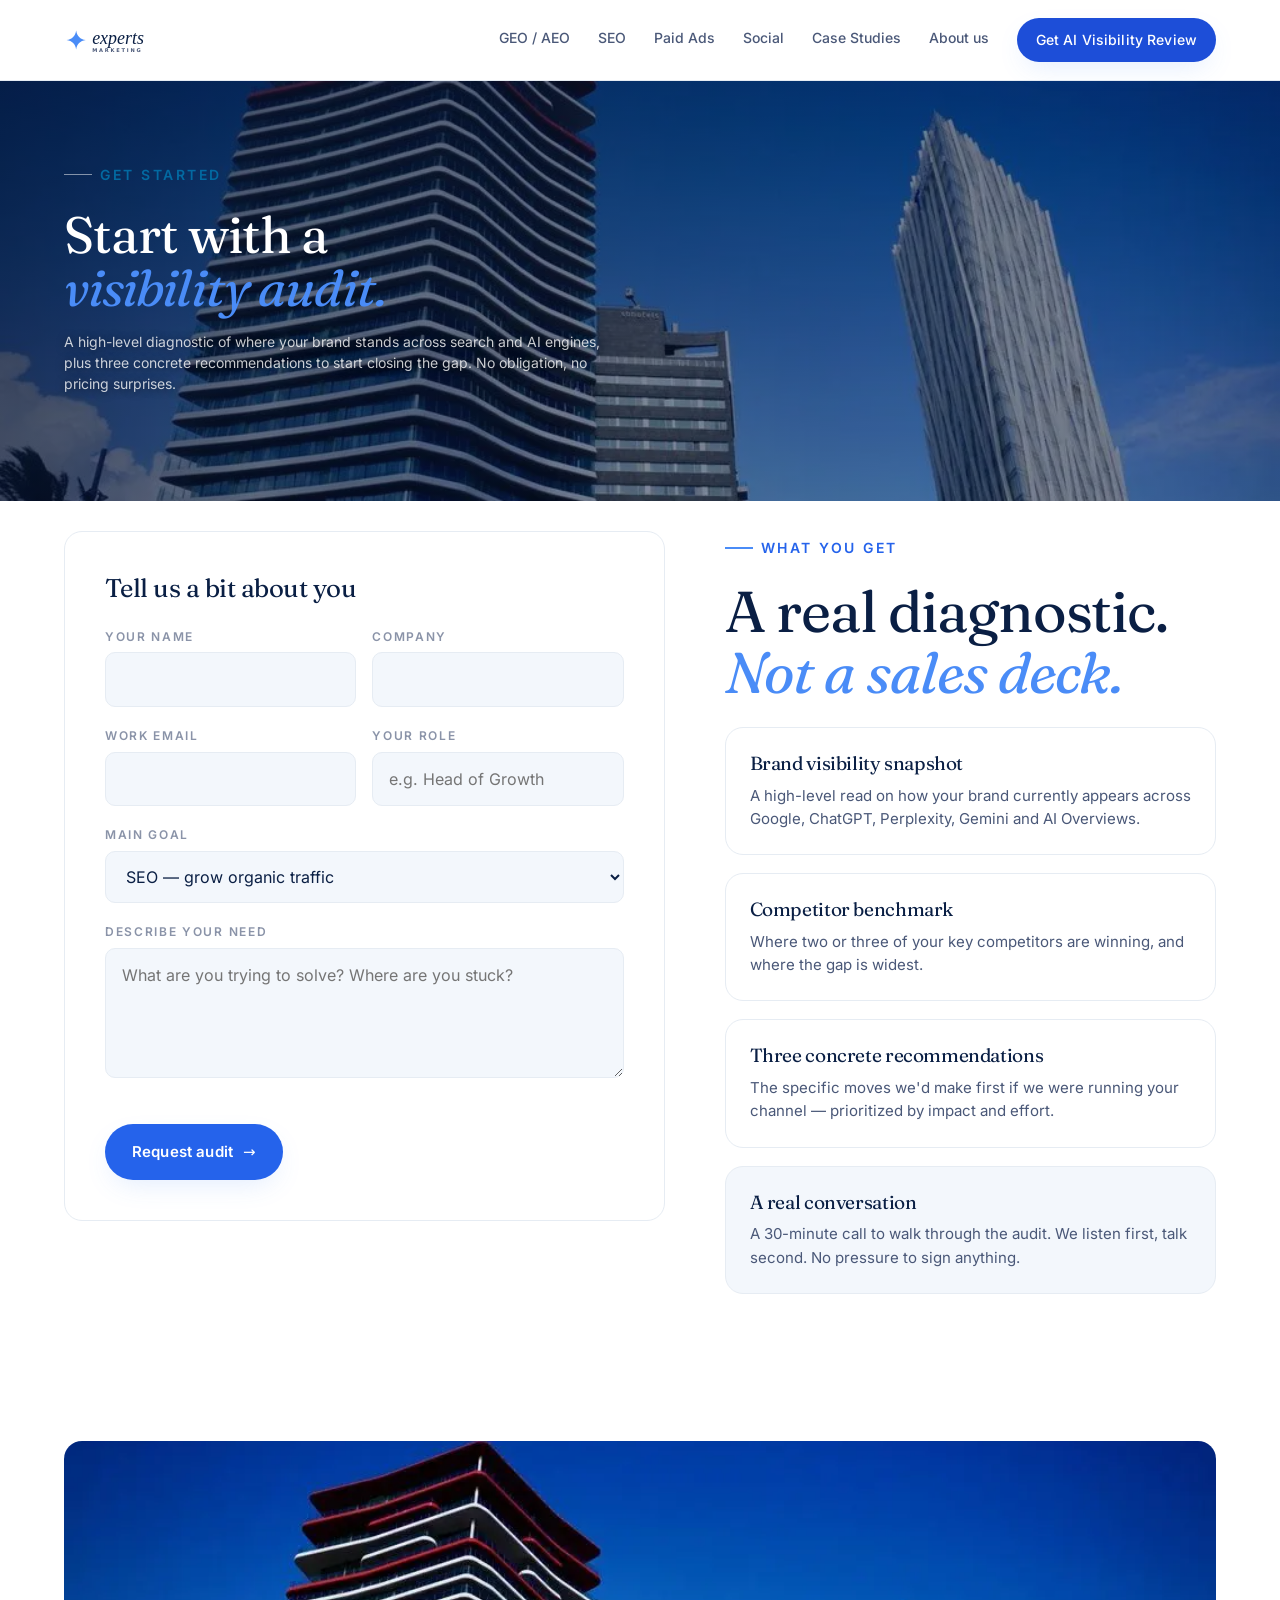
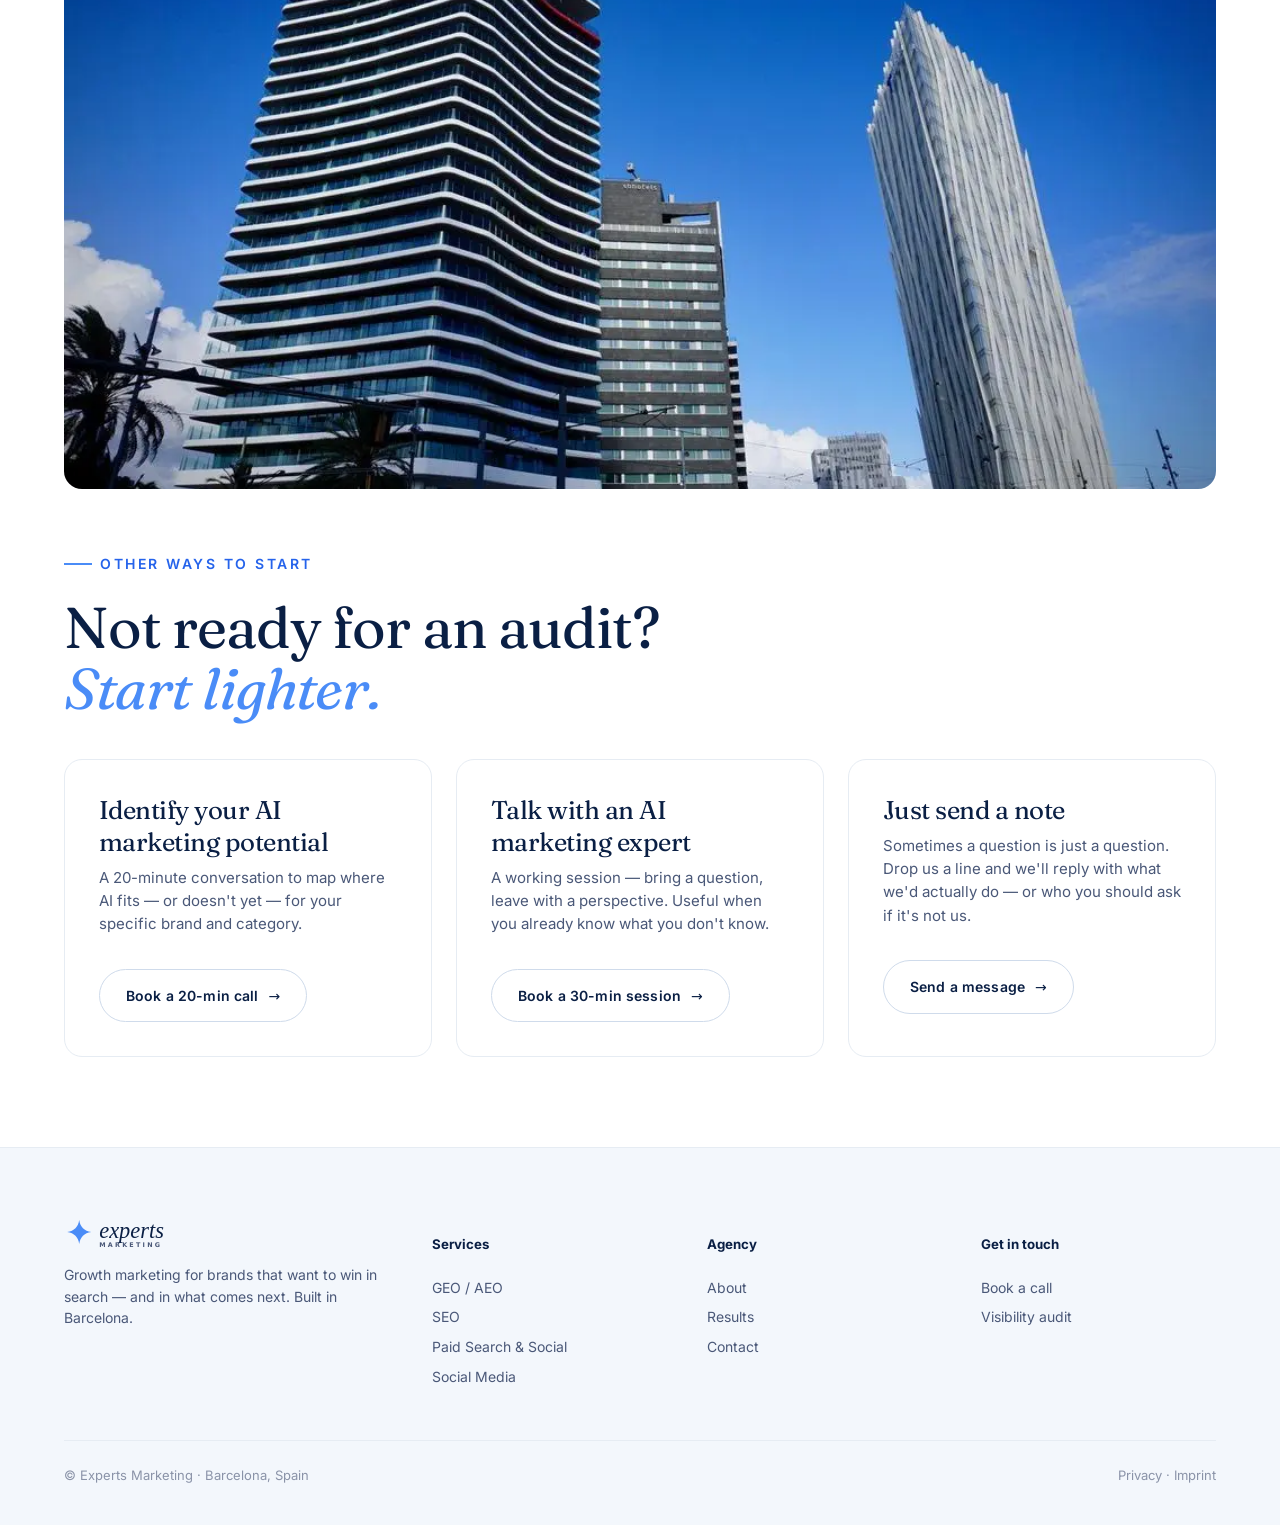
<file: contact.html>
<!doctype html>
<html lang="en">
<head>
  <meta charset="utf-8" />
  <!-- Google Tag Manager (loaded after page load / on first interaction) -->
  <script>(function(w,d,s,l,i){
  w[l]=w[l]||[];w[l].push({'gtm.start':new Date().getTime(),event:'gtm.js'});
  var done=false;
  function load(){if(done)return;done=true;
    var f=d.getElementsByTagName(s)[0],j=d.createElement(s),dl=l!='dataLayer'?'&l='+l:'';
    j.async=true;j.src='https://www.googletagmanager.com/gtm.js?id='+i+dl;
    f.parentNode.insertBefore(j,f);}
  function schedule(){'requestIdleCallback' in w?w.requestIdleCallback(load,{timeout:2500}):setTimeout(load,1500);}
  ['scroll','pointerdown','keydown','touchstart'].forEach(function(e){
    w.addEventListener(e,load,{passive:true,once:true});});
  d.readyState==='complete'?schedule():w.addEventListener('load',schedule);
  })(window,document,'script','dataLayer','GTM-5XZ8778');</script>
  <!-- End Google Tag Manager -->
  <meta name="viewport" content="width=device-width, initial-scale=1" />
  <link rel="icon" href="/favicon.ico" sizes="32x32" />
  <link rel="icon" type="image/svg+xml" href="assets/images/favicon.svg" />
  <title>Contact — Experts Marketing</title>
  <meta name="description" content="Start with a high-level visibility audit. We reply within 24h." />
  <link rel="preload" href="assets/fonts/inter-v20-latin-regular.woff2" as="font" type="font/woff2" crossorigin>
  <link rel="preload" href="assets/fonts/fraunces-v38-latin-regular.woff2" as="font" type="font/woff2" crossorigin>
  <style>@font-face{font-family:'Fraunces';font-style:normal;font-weight:400;font-display:swap;src:url('assets/fonts/fraunces-v38-latin-regular.woff2') format('woff2')}@font-face{font-family:'Fraunces';font-style:italic;font-weight:400;font-display:swap;src:url('assets/fonts/fraunces-v38-latin-italic.woff2') format('woff2')}@font-face{font-family:'Fraunces';font-style:normal;font-weight:500;font-display:swap;src:url('assets/fonts/fraunces-v38-latin-500.woff2') format('woff2')}@font-face{font-family:'Fraunces';font-style:italic;font-weight:500;font-display:swap;src:url('assets/fonts/fraunces-v38-latin-500italic.woff2') format('woff2')}@font-face{font-family:'Fraunces';font-style:normal;font-weight:600;font-display:swap;src:url('assets/fonts/fraunces-v38-latin-600.woff2') format('woff2')}@font-face{font-family:'Fraunces';font-style:italic;font-weight:600;font-display:swap;src:url('assets/fonts/fraunces-v38-latin-600italic.woff2') format('woff2')}@font-face{font-family:'Inter';font-style:normal;font-weight:400;font-display:swap;src:url('assets/fonts/inter-v20-latin-regular.woff2') format('woff2')}@font-face{font-family:'Inter';font-style:italic;font-weight:400;font-display:swap;src:url('assets/fonts/inter-v20-latin-italic.woff2') format('woff2')}@font-face{font-family:'Inter';font-style:normal;font-weight:500;font-display:swap;src:url('assets/fonts/inter-v20-latin-500.woff2') format('woff2')}@font-face{font-family:'Inter';font-style:italic;font-weight:500;font-display:swap;src:url('assets/fonts/inter-v20-latin-500italic.woff2') format('woff2')}@font-face{font-family:'Inter';font-style:normal;font-weight:600;font-display:swap;src:url('assets/fonts/inter-v20-latin-600.woff2') format('woff2')}@font-face{font-family:'Inter';font-style:italic;font-weight:600;font-display:swap;src:url('assets/fonts/inter-v20-latin-600italic.woff2') format('woff2')}@font-face{font-family:'Inter';font-style:normal;font-weight:700;font-display:swap;src:url('assets/fonts/inter-v20-latin-700.woff2') format('woff2')}@font-face{font-family:'Inter';font-style:italic;font-weight:700;font-display:swap;src:url('assets/fonts/inter-v20-latin-700italic.woff2') format('woff2')}</style>
  <link rel="stylesheet" href="assets/styles.css" />
  <!-- hCaptcha -->
  <script src="https://js.hcaptcha.com/1/api.js?hl=en" async defer></script>
</head>
<body>
<!-- Google Tag Manager (noscript) -->
<noscript><iframe src="https://www.googletagmanager.com/ns.html?id=GTM-5XZ8778"
height="0" width="0" style="display:none;visibility:hidden"></iframe></noscript>
<!-- End Google Tag Manager (noscript) -->

  <header class="nav">
    <div class="nav-inner">
      <a class="nav-logo" href="index.html">
        <img src="assets/images/logo.svg" alt="Experts Marketing" />
      </a>
      <nav class="nav-links">
        <a href="services/geo-aeo.html">GEO / AEO</a>
        <a href="services/seo.html">SEO</a>
        <a href="services/paid-search-social.html">Paid Ads</a>
        <a href="services/social-media.html">Social</a>
        <a href="results.html">Case Studies</a>
        <a href="about.html">About us</a>
        <a class="btn btn-primary nav-cta active" href="contact.html">Get AI Visibility Review</a>
      </nav>
      <button class="nav-burger" type="button"
              aria-label="Open menu" aria-expanded="false" aria-controls="mobile-menu">
        <span></span><span></span><span></span>
      </button>
    </div>
      <nav class="nav-mobile" id="mobile-menu" aria-label="Mobile navigation"></nav>
  </header>

  <section class="hero hero-bg-towers" style="padding-bottom: 40px;">
    <div class="container">
      <span class="eyebrow">Get started</span>
      <h1>Start with a<br/><em>visibility audit.</em></h1>
      <p class="lead">
        A high-level diagnostic of where your brand stands across search
        and AI engines, plus three concrete recommendations to start
        closing the gap. No obligation, no pricing surprises.
      </p>
    </div>
  </section>

  <!-- FORM + WHAT YOU GET -->
  <section style="padding-top: 30px;">
    <div class="container">
      <div class="two-col" style="align-items: start;">

        <!-- FORM -->
        <div class="card" style="padding: 40px;">
          <h3 style="margin-bottom: 24px;">Tell us a bit about you</h3>
                    <form class="form" id="contact-form">
            <div class="row">
              <div>
                <label for="name">Your name</label>
                <input id="name" name="name" type="text" required />
              </div>
              <div>
                <label for="company">Company</label>
                <input id="company" name="company" type="text" required />
              </div>
            </div>
            <div class="row">
              <div>
                <label for="email">Work email</label>
                <input id="email" name="email" type="email" required />
              </div>
              <div>
                <label for="role">Your role</label>
                <input id="role" name="role" type="text" placeholder="e.g. Head of Growth" />
              </div>
            </div>
            <div>
              <label for="goal">Main goal</label>
              <select id="goal" name="goal">
                <option>SEO — grow organic traffic</option>
                <option>GEO / AEO — get cited by AI engines</option>
                <option>Paid Search &amp; Paid Social — lower CAC</option>
                <option>Social Media — grow audience</option>
                <option>Not sure yet / want to explore</option>
              </select>
            </div>
            <div>
              <label for="describe">Describe your need</label>
              <textarea id="describe" name="describe" placeholder="What are you trying to solve? Where are you stuck?"></textarea>
            </div>
            <div class="h-captcha" data-sitekey="572c1656-5f92-45b0-912e-b444acfca7f4"></div>
            <!-- Honeypot anti-spam (invisibile agli umani) -->
            <input type="text" name="_honeypot" style="display:none" tabindex="-1" autocomplete="off" />
            <div id="form-message" style="display:none;margin-top:12px;padding:12px;border-radius:8px;"></div>
            <button type="submit" id="form-submit" class="btn btn-primary btn-arrow" style="align-self:flex-start;">Request audit</button>
          </form>
          <script>
          const APPS_SCRIPT_URL = 'https://script.google.com/macros/s/AKfycbxLxZq67uziezBJ7omidr8Sx_3DTt6ZguT2GM_C0Ql5BlKq3o98URhlUnKJzx5kZiU/exec';
          document.getElementById('contact-form').addEventListener('submit', async function(e) {
            e.preventDefault();
            const form = e.target;
            const btn  = document.getElementById('form-submit');
            const captcha = form.querySelector('[name="h-captcha-response"]');
            if (form._honeypot.value) return;
            if (!captcha || !captcha.value) { showMsg('Please complete the captcha.', 'error'); return; }
            btn.disabled = true; btn.textContent = 'Sending…';
            try {
              const res  = await fetch(APPS_SCRIPT_URL, { method:'POST', body: JSON.stringify({
                name: form.name.value, company: form.company.value, email: form.email.value,
                role: form.role.value, goal: form.goal.value, describe: form.describe.value,
                'h-captcha-response': captcha.value }) });
              const data = await res.json();
              if (data.status === 'success') {
                form.reset(); if (window.hcaptcha) hcaptcha.reset();
                showMsg('✓ Sent — we’ll reply within 24h.', 'success');
              } else { throw new Error(data.message || 'Server error'); }
            } catch(err) { showMsg('Something went wrong. Please try again.', 'error'); }
            btn.disabled = false; btn.textContent = 'Request audit';
          });
          function showMsg(text, type) {
            const el = document.getElementById('form-message');
            el.textContent = text; el.style.display = 'block';
            el.style.background = type==='success' ? '#d1fae5' : '#fee2e2';
            el.style.color      = type==='success' ? '#065f46' : '#991b1b';
          }
          </script>
        </div>

        <!-- WHAT YOU GET -->
        <div>
          <span class="eyebrow">What you get</span>
          <h2 style="margin-bottom: 24px;">A real diagnostic.<br/><em>Not a sales deck.</em></h2>

          <div class="grid" style="gap: 18px;">
            <div class="card" style="padding: 24px;">
              <h3 style="font-size: 19px; margin-bottom: 8px;">Brand visibility snapshot</h3>
              <p style="font-size: 15px; margin: 0;">A high-level read on how your brand currently appears across Google, ChatGPT, Perplexity, Gemini and AI Overviews.</p>
            </div>
            <div class="card" style="padding: 24px;">
              <h3 style="font-size: 19px; margin-bottom: 8px;">Competitor benchmark</h3>
              <p style="font-size: 15px; margin: 0;">Where two or three of your key competitors are winning, and where the gap is widest.</p>
            </div>
            <div class="card" style="padding: 24px;">
              <h3 style="font-size: 19px; margin-bottom: 8px;">Three concrete recommendations</h3>
              <p style="font-size: 15px; margin: 0;">The specific moves we'd make first if we were running your channel — prioritized by impact and effort.</p>
            </div>
            <div class="card" style="padding: 24px; background: var(--bg-alt);">
              <h3 style="font-size: 19px; margin-bottom: 8px;">A real conversation</h3>
              <p style="font-size: 15px; margin: 0;">A 30-minute call to walk through the audit. We listen first, talk second. No pressure to sign anything.</p>
            </div>
          </div>
        </div>

      </div>
    </div>
  </section>

  <!-- BARCELONA TOUCH -->
  <section class="section-tight">
    <div class="container">
      <div class="img-block img-wide">
        <img src="assets/images/bcn-towers.webp" alt="Barcelona — Hotel Porta Fira and Telefónica towers" />
      </div>
    </div>
  </section>

  <!-- ALTERNATIVE CTAS -->
  <section style="padding-top: 0;">
    <div class="container">
      <span class="eyebrow">Other ways to start</span>
      <h2 style="margin-bottom: 40px;">Not ready for an audit?<br/><em>Start lighter.</em></h2>
      <div class="grid grid-3">
        <div class="card">
          <h3 style="margin-bottom: 8px;">Identify your AI marketing potential</h3>
          <p>A 20-minute conversation to map where AI fits — or doesn't yet — for your specific brand and category.</p>
          <a class="btn btn-ghost btn-arrow" style="margin-top: 18px; font-size: 14px;" href="#">Book a 20-min call</a>
        </div>
        <div class="card">
          <h3 style="margin-bottom: 8px;">Talk with an AI marketing expert</h3>
          <p>A working session — bring a question, leave with a perspective. Useful when you already know what you don't know.</p>
          <a class="btn btn-ghost btn-arrow" style="margin-top: 18px; font-size: 14px;" href="#">Book a 30-min session</a>
        </div>
        <div class="card">
          <h3 style="margin-bottom: 8px;">Just send a note</h3>
          <p>Sometimes a question is just a question. Drop us a line and we'll reply with what we'd actually do — or who you should ask if it's not us.</p>
          <a class="btn btn-ghost btn-arrow" style="margin-top: 18px; font-size: 14px;" href="#">Send a message</a>
        </div>
      </div>
    </div>
  </section>

  <footer class="footer">
    <div class="container">
      <div class="footer-inner">
        <div class="brand">
          <img src="assets/images/logo.svg" alt="Experts Marketing" style="height: 40px; width: auto;" />
          <p>Growth marketing for brands that want to win in search — and in what comes next. Built in Barcelona.</p>
        </div>
        <div>
          <h5>Services</h5>
          <ul>
            <li><a href="services/geo-aeo.html">GEO / AEO</a></li>
            <li><a href="services/seo.html">SEO</a></li>
            <li><a href="services/paid-search-social.html">Paid Search &amp; Social</a></li>
            <li><a href="services/social-media.html">Social Media</a></li>
          </ul>
        </div>
        <div>
          <h5>Agency</h5>
          <ul>
            <li><a href="about.html">About</a></li>
            <li><a href="results.html">Results</a></li>
            <li><a href="contact.html">Contact</a></li>
          </ul>
        </div>
        <div>
          <h5>Get in touch</h5>
          <ul>
            <li><a href="contact.html">Book a call</a></li>
            <li><a href="contact.html">Visibility audit</a></li>
          </ul>
        </div>
      </div>
      <div class="legal">
        <span>© Experts Marketing · Barcelona, Spain</span>
        <span>Privacy · Imprint</span>
      </div>
    </div>
  </footer>

  <script>
  (function () {
    var nav    = document.querySelector('.nav');
    var burger = document.querySelector('.nav-burger');
    var menu   = document.getElementById('mobile-menu');
    if (!nav || !burger || !menu) return;

    document.querySelectorAll('.nav-links a').forEach(function (link) {
      menu.appendChild(link.cloneNode(true));
    });

    function setOpen(open) {
      burger.classList.toggle('is-open', open);
      menu.classList.toggle('is-open', open);
      burger.setAttribute('aria-expanded', open ? 'true' : 'false');
      burger.setAttribute('aria-label', open ? 'Close menu' : 'Open menu');
    }
    function isOpen() { return menu.classList.contains('is-open'); }

    burger.addEventListener('click', function (e) {
      e.stopPropagation();
      setOpen(!isOpen());
    });
    document.addEventListener('click', function (e) {
      if (isOpen() && !nav.contains(e.target)) setOpen(false);
    });
    document.addEventListener('keydown', function (e) {
      if (e.key === 'Escape' && isOpen()) { setOpen(false); burger.focus(); }
    });
    menu.addEventListener('click', function (e) {
      if (e.target.closest('a')) setOpen(false);
    });
    window.addEventListener('resize', function () {
      if (window.innerWidth > 760 && isOpen()) setOpen(false);
    });
  })();
  </script>
</body>
</html>
</file>
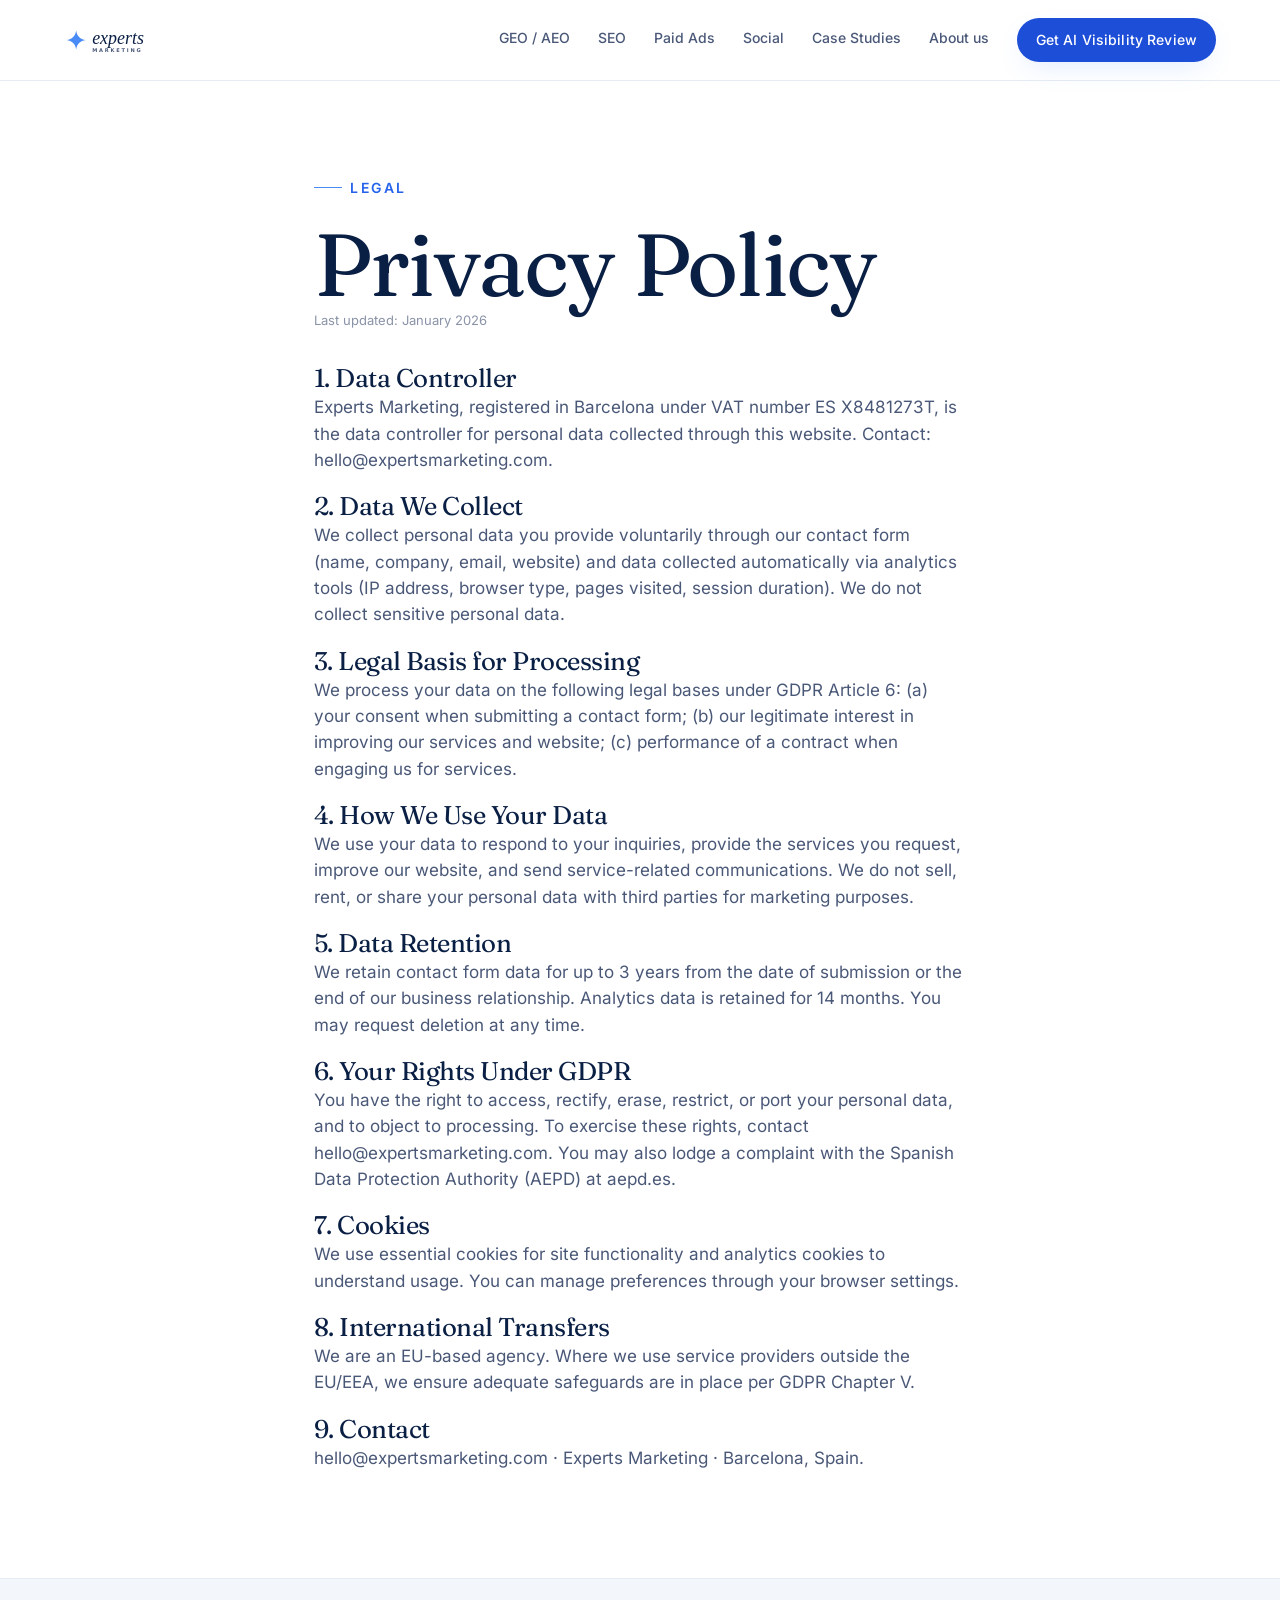
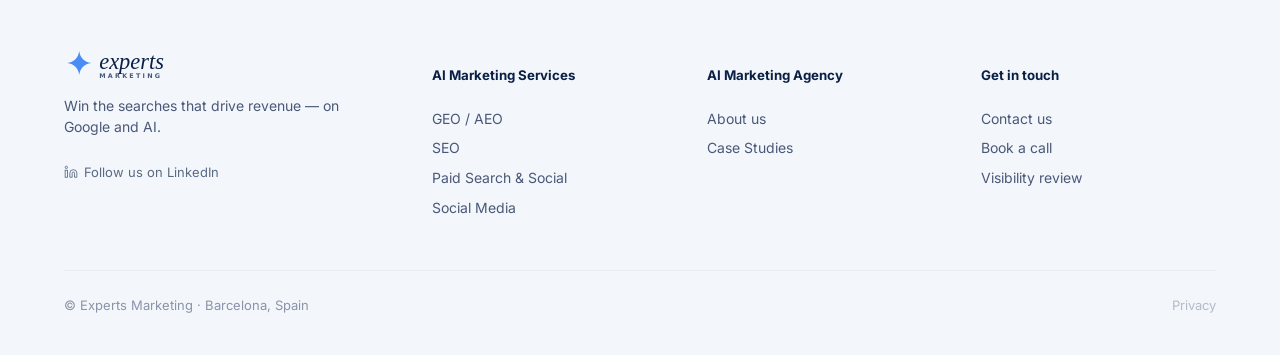
<file: privacy.html>
<!doctype html>
<html lang="en">
<head>
  <meta charset="utf-8" />
  <!-- Google Tag Manager (loaded after page load / on first interaction) -->
  <script>(function(w,d,s,l,i){
  w[l]=w[l]||[];w[l].push({'gtm.start':new Date().getTime(),event:'gtm.js'});
  var done=false;
  function load(){if(done)return;done=true;
    var f=d.getElementsByTagName(s)[0],j=d.createElement(s),dl=l!='dataLayer'?'&l='+l:'';
    j.async=true;j.src='https://www.googletagmanager.com/gtm.js?id='+i+dl;
    f.parentNode.insertBefore(j,f);}
  function schedule(){'requestIdleCallback' in w?w.requestIdleCallback(load,{timeout:2500}):setTimeout(load,1500);}
  ['scroll','pointerdown','keydown','touchstart'].forEach(function(e){
    w.addEventListener(e,load,{passive:true,once:true});});
  d.readyState==='complete'?schedule():w.addEventListener('load',schedule);
  })(window,document,'script','dataLayer','GTM-5XZ8778');</script>
  <!-- End Google Tag Manager -->
  <meta name="viewport" content="width=device-width, initial-scale=1" />
  <link rel="icon" href="/favicon.ico" sizes="32x32" />
  <link rel="icon" type="image/svg+xml" href="assets/images/favicon.svg" />
  <title>Privacy Policy — Experts Marketing</title>
  <meta name="description" content="Privacy policy for Experts Marketing — how we collect, use, and protect your data under GDPR." />
  <link rel="preload" href="assets/fonts/inter-v20-latin-regular.woff2" as="font" type="font/woff2" crossorigin>
  <link rel="preload" href="assets/fonts/fraunces-v38-latin-regular.woff2" as="font" type="font/woff2" crossorigin>
  <style>@font-face{font-family:'Fraunces';font-style:normal;font-weight:400;font-display:swap;src:url('assets/fonts/fraunces-v38-latin-regular.woff2') format('woff2')}@font-face{font-family:'Fraunces';font-style:italic;font-weight:400;font-display:swap;src:url('assets/fonts/fraunces-v38-latin-italic.woff2') format('woff2')}@font-face{font-family:'Fraunces';font-style:normal;font-weight:500;font-display:swap;src:url('assets/fonts/fraunces-v38-latin-500.woff2') format('woff2')}@font-face{font-family:'Fraunces';font-style:italic;font-weight:500;font-display:swap;src:url('assets/fonts/fraunces-v38-latin-500italic.woff2') format('woff2')}@font-face{font-family:'Fraunces';font-style:normal;font-weight:600;font-display:swap;src:url('assets/fonts/fraunces-v38-latin-600.woff2') format('woff2')}@font-face{font-family:'Fraunces';font-style:italic;font-weight:600;font-display:swap;src:url('assets/fonts/fraunces-v38-latin-600italic.woff2') format('woff2')}@font-face{font-family:'Inter';font-style:normal;font-weight:400;font-display:swap;src:url('assets/fonts/inter-v20-latin-regular.woff2') format('woff2')}@font-face{font-family:'Inter';font-style:italic;font-weight:400;font-display:swap;src:url('assets/fonts/inter-v20-latin-italic.woff2') format('woff2')}@font-face{font-family:'Inter';font-style:normal;font-weight:500;font-display:swap;src:url('assets/fonts/inter-v20-latin-500.woff2') format('woff2')}@font-face{font-family:'Inter';font-style:italic;font-weight:500;font-display:swap;src:url('assets/fonts/inter-v20-latin-500italic.woff2') format('woff2')}@font-face{font-family:'Inter';font-style:normal;font-weight:600;font-display:swap;src:url('assets/fonts/inter-v20-latin-600.woff2') format('woff2')}@font-face{font-family:'Inter';font-style:italic;font-weight:600;font-display:swap;src:url('assets/fonts/inter-v20-latin-600italic.woff2') format('woff2')}@font-face{font-family:'Inter';font-style:normal;font-weight:700;font-display:swap;src:url('assets/fonts/inter-v20-latin-700.woff2') format('woff2')}@font-face{font-family:'Inter';font-style:italic;font-weight:700;font-display:swap;src:url('assets/fonts/inter-v20-latin-700italic.woff2') format('woff2')}</style>
  <link rel="stylesheet" href="assets/styles.css" />
</head>
<body>
<!-- Google Tag Manager (noscript) -->
<noscript><iframe src="https://www.googletagmanager.com/ns.html?id=GTM-5XZ8778"
height="0" width="0" style="display:none;visibility:hidden"></iframe></noscript>
<!-- End Google Tag Manager (noscript) -->

  <!-- ============= NAV ============= -->
  <header class="nav">
    <div class="nav-inner">
      <a class="nav-logo" href="index.html">
        <img src="assets/images/logo.svg" alt="Experts Marketing" />
      </a>
      <nav class="nav-links">
        <a href="services/geo-aeo.html">GEO / AEO</a>
        <a href="services/seo.html">SEO</a>
        <a href="services/paid-search-social.html">Paid Ads</a>
        <a href="services/social-media.html">Social</a>
        <a href="results.html">Case Studies</a>
        <a href="about.html">About us</a>
        <a class="btn btn-primary nav-cta" href="contact.html">Get AI Visibility Review</a>
      </nav>
      <button class="nav-burger" type="button"
              aria-label="Open menu" aria-expanded="false" aria-controls="mobile-menu">
        <span></span><span></span><span></span>
      </button>
    </div>
      <nav class="nav-mobile" id="mobile-menu" aria-label="Mobile navigation"></nav>
  </header>

  <section>
    <div class="container" style="max-width: 780px;">
      <span class="eyebrow">Legal</span>
      <h1>Privacy Policy</h1>
      <p style="font-size: 13px; color: var(--ink-mute); margin-bottom: 2rem;">Last updated: January 2026</p>

      <h3>1. Data Controller</h3>
      <p>Experts Marketing, registered in Barcelona under VAT number ES X8481273T, is the data controller for personal data collected through this website. Contact: hello@expertsmarketing.com.</p>

      <h3>2. Data We Collect</h3>
      <p>We collect personal data you provide voluntarily through our contact form (name, company, email, website) and data collected automatically via analytics tools (IP address, browser type, pages visited, session duration). We do not collect sensitive personal data.</p>

      <h3>3. Legal Basis for Processing</h3>
      <p>We process your data on the following legal bases under GDPR Article 6: (a) your consent when submitting a contact form; (b) our legitimate interest in improving our services and website; (c) performance of a contract when engaging us for services.</p>

      <h3>4. How We Use Your Data</h3>
      <p>We use your data to respond to your inquiries, provide the services you request, improve our website, and send service-related communications. We do not sell, rent, or share your personal data with third parties for marketing purposes.</p>

      <h3>5. Data Retention</h3>
      <p>We retain contact form data for up to 3 years from the date of submission or the end of our business relationship. Analytics data is retained for 14 months. You may request deletion at any time.</p>

      <h3>6. Your Rights Under GDPR</h3>
      <p>You have the right to access, rectify, erase, restrict, or port your personal data, and to object to processing. To exercise these rights, contact hello@expertsmarketing.com. You may also lodge a complaint with the Spanish Data Protection Authority (AEPD) at aepd.es.</p>

      <h3>7. Cookies</h3>
      <p>We use essential cookies for site functionality and analytics cookies to understand usage. You can manage preferences through your browser settings.</p>

      <h3>8. International Transfers</h3>
      <p>We are an EU-based agency. Where we use service providers outside the EU/EEA, we ensure adequate safeguards are in place per GDPR Chapter V.</p>

      <h3>9. Contact</h3>
      <p>hello@expertsmarketing.com · Experts Marketing · Barcelona, Spain.</p>
    </div>
  </section>

  <!-- ============= FOOTER ============= -->
  <footer class="footer">
    <div class="container">
      <div class="footer-inner">
        <div class="brand">
          <img src="assets/images/logo.svg" alt="Experts Marketing" style="height: 40px; width: auto;" />
          <p>Win the searches that drive revenue — on Google and AI.</p>
          <a href="https://www.linkedin.com/company/experts-marketing" target="_blank" rel="noopener" class="footer-linkedin">
            <svg width="14" height="14" viewBox="0 0 24 24" fill="none" stroke="currentColor" stroke-width="1.5"><path d="M16 8a6 6 0 0 1 6 6v7h-4v-7a2 2 0 0 0-2-2 2 2 0 0 0-2 2v7h-4v-7a6 6 0 0 1 6-6z"/><rect x="2" y="9" width="4" height="12"/><circle cx="4" cy="4" r="2"/></svg>
            Follow us on LinkedIn
          </a>
        </div>
        <div>
          <h5>AI Marketing Services</h5>
          <ul>
            <li><a href="services/geo-aeo.html">GEO / AEO</a></li>
            <li><a href="services/seo.html">SEO</a></li>
            <li><a href="services/paid-search-social.html">Paid Search &amp; Social</a></li>
            <li><a href="services/social-media.html">Social Media</a></li>
          </ul>
        </div>
        <div>
          <h5>AI Marketing Agency</h5>
          <ul>
            <li><a href="about.html">About us</a></li>
            <li><a href="results.html">Case Studies</a></li>
          </ul>
        </div>
        <div>
          <h5>Get in touch</h5>
          <ul>
            <li><a href="contact.html">Contact us</a></li>
            <li><a href="contact.html">Book a call</a></li>
            <li><a href="contact.html">Visibility review</a></li>
          </ul>
        </div>
      </div>
      <div class="legal">
        <span>© Experts Marketing · Barcelona, Spain</span>
        <span><a href="privacy.html">Privacy</a></span>
      </div>
    </div>
  </footer>

  <script>
  (function () {
    var nav    = document.querySelector('.nav');
    var burger = document.querySelector('.nav-burger');
    var menu   = document.getElementById('mobile-menu');
    if (!nav || !burger || !menu) return;

    document.querySelectorAll('.nav-links a').forEach(function (link) {
      menu.appendChild(link.cloneNode(true));
    });

    function setOpen(open) {
      burger.classList.toggle('is-open', open);
      menu.classList.toggle('is-open', open);
      burger.setAttribute('aria-expanded', open ? 'true' : 'false');
      burger.setAttribute('aria-label', open ? 'Close menu' : 'Open menu');
    }
    function isOpen() { return menu.classList.contains('is-open'); }

    burger.addEventListener('click', function (e) {
      e.stopPropagation();
      setOpen(!isOpen());
    });
    document.addEventListener('click', function (e) {
      if (isOpen() && !nav.contains(e.target)) setOpen(false);
    });
    document.addEventListener('keydown', function (e) {
      if (e.key === 'Escape' && isOpen()) { setOpen(false); burger.focus(); }
    });
    menu.addEventListener('click', function (e) {
      if (e.target.closest('a')) setOpen(false);
    });
    window.addEventListener('resize', function () {
      if (window.innerWidth > 760 && isOpen()) setOpen(false);
    });
  })();
  </script>
</body>
</html>
</file>
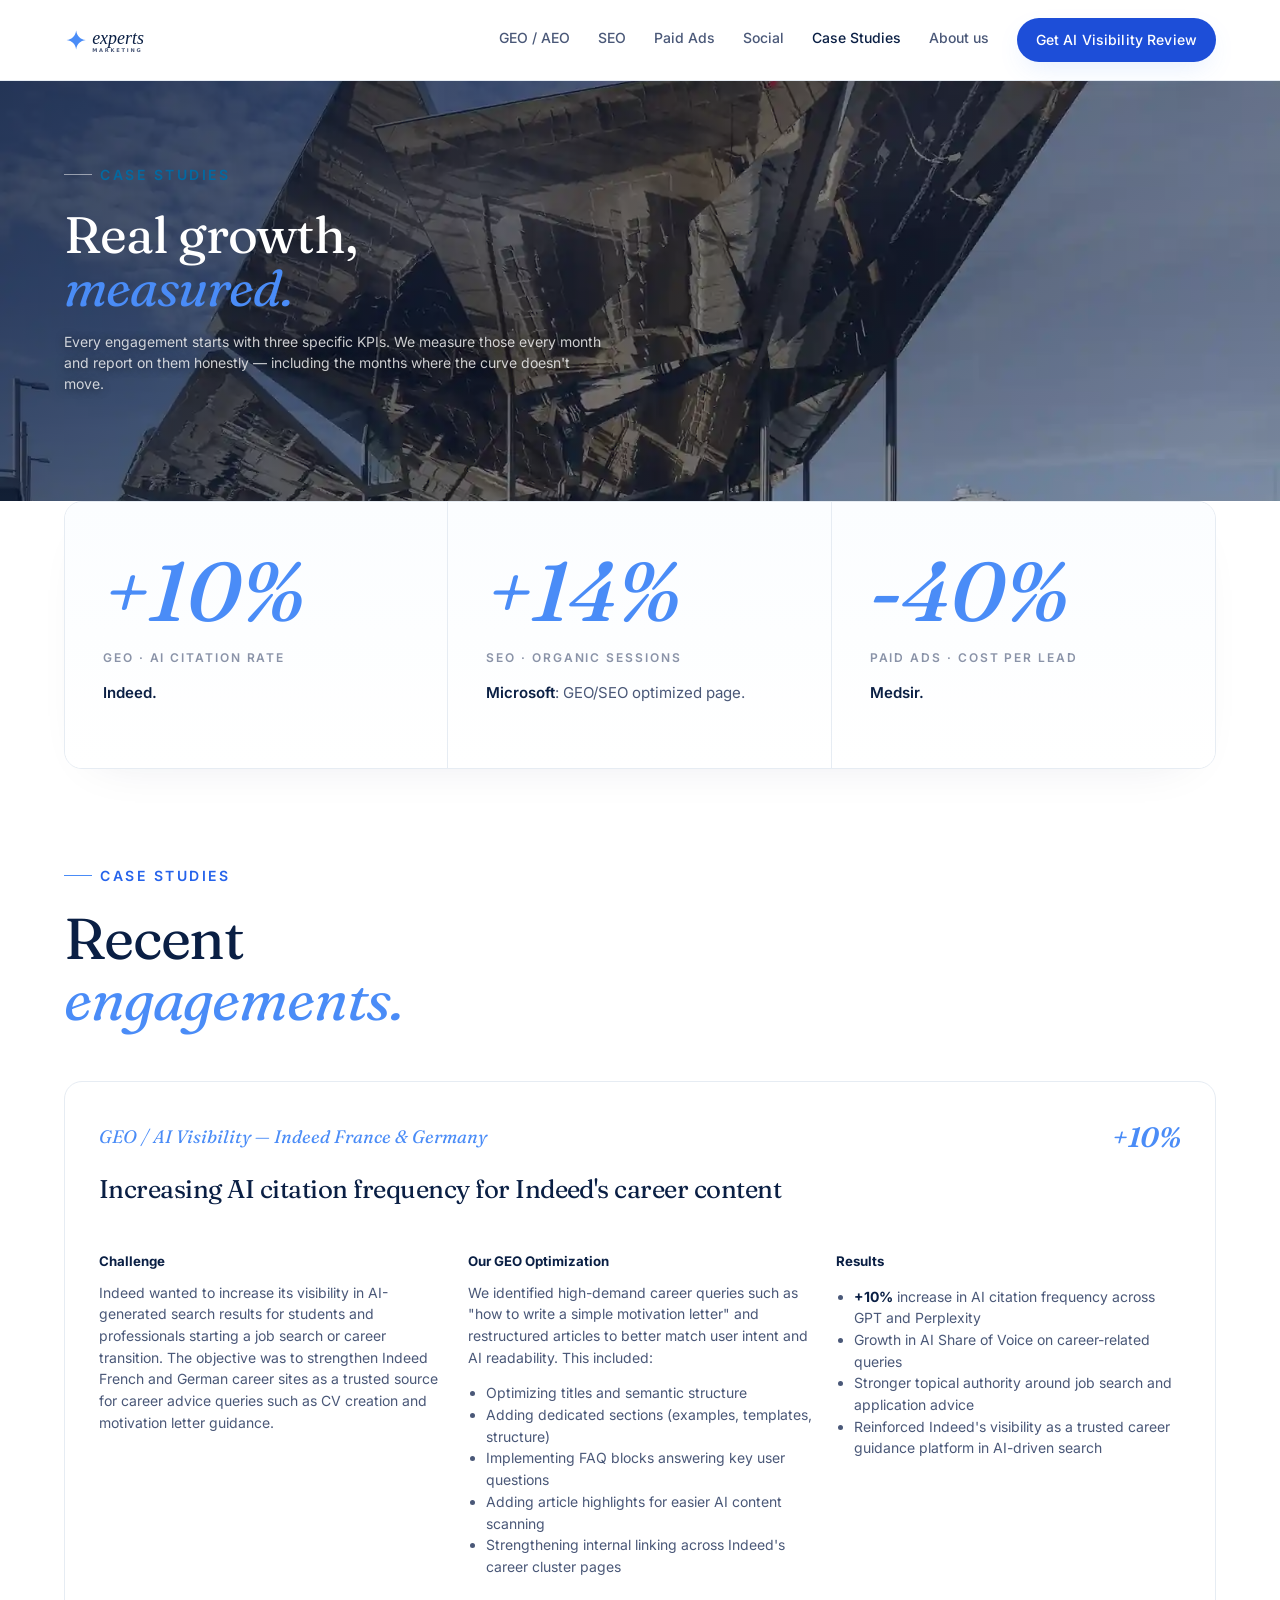
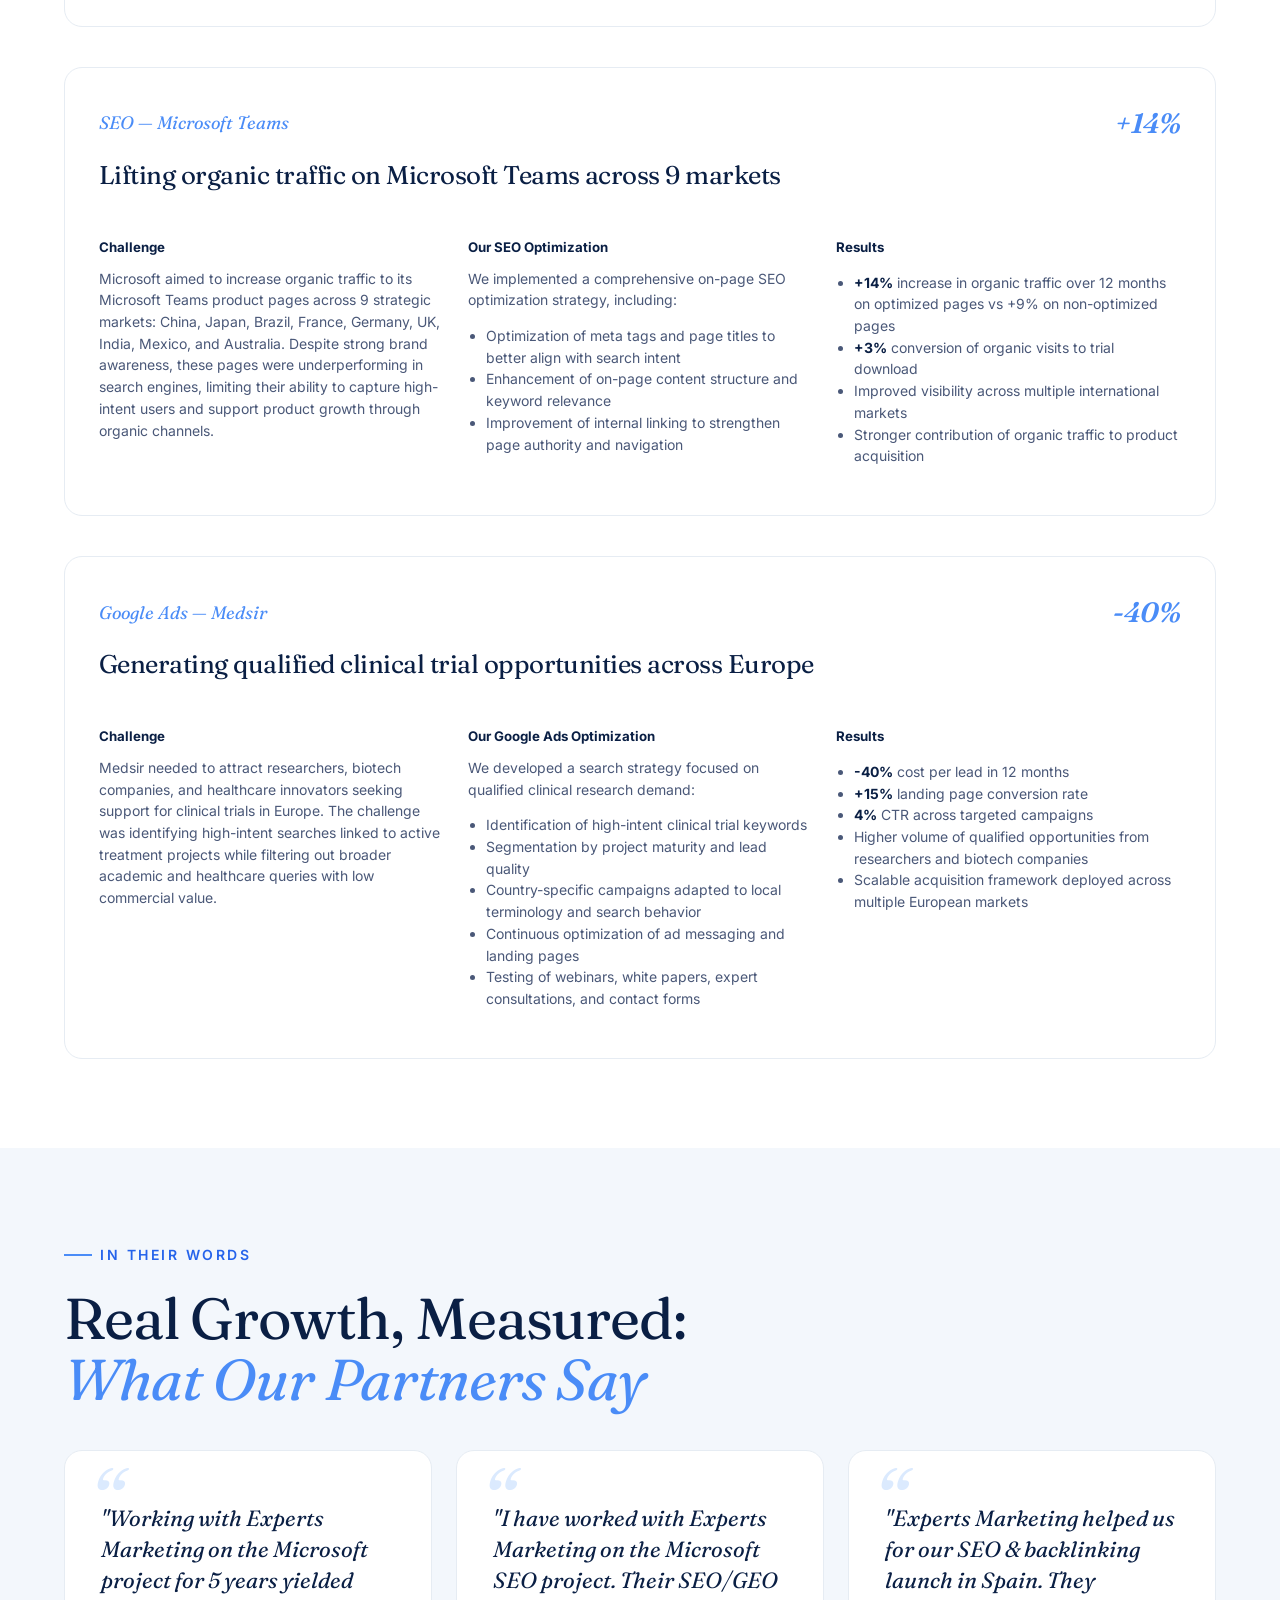
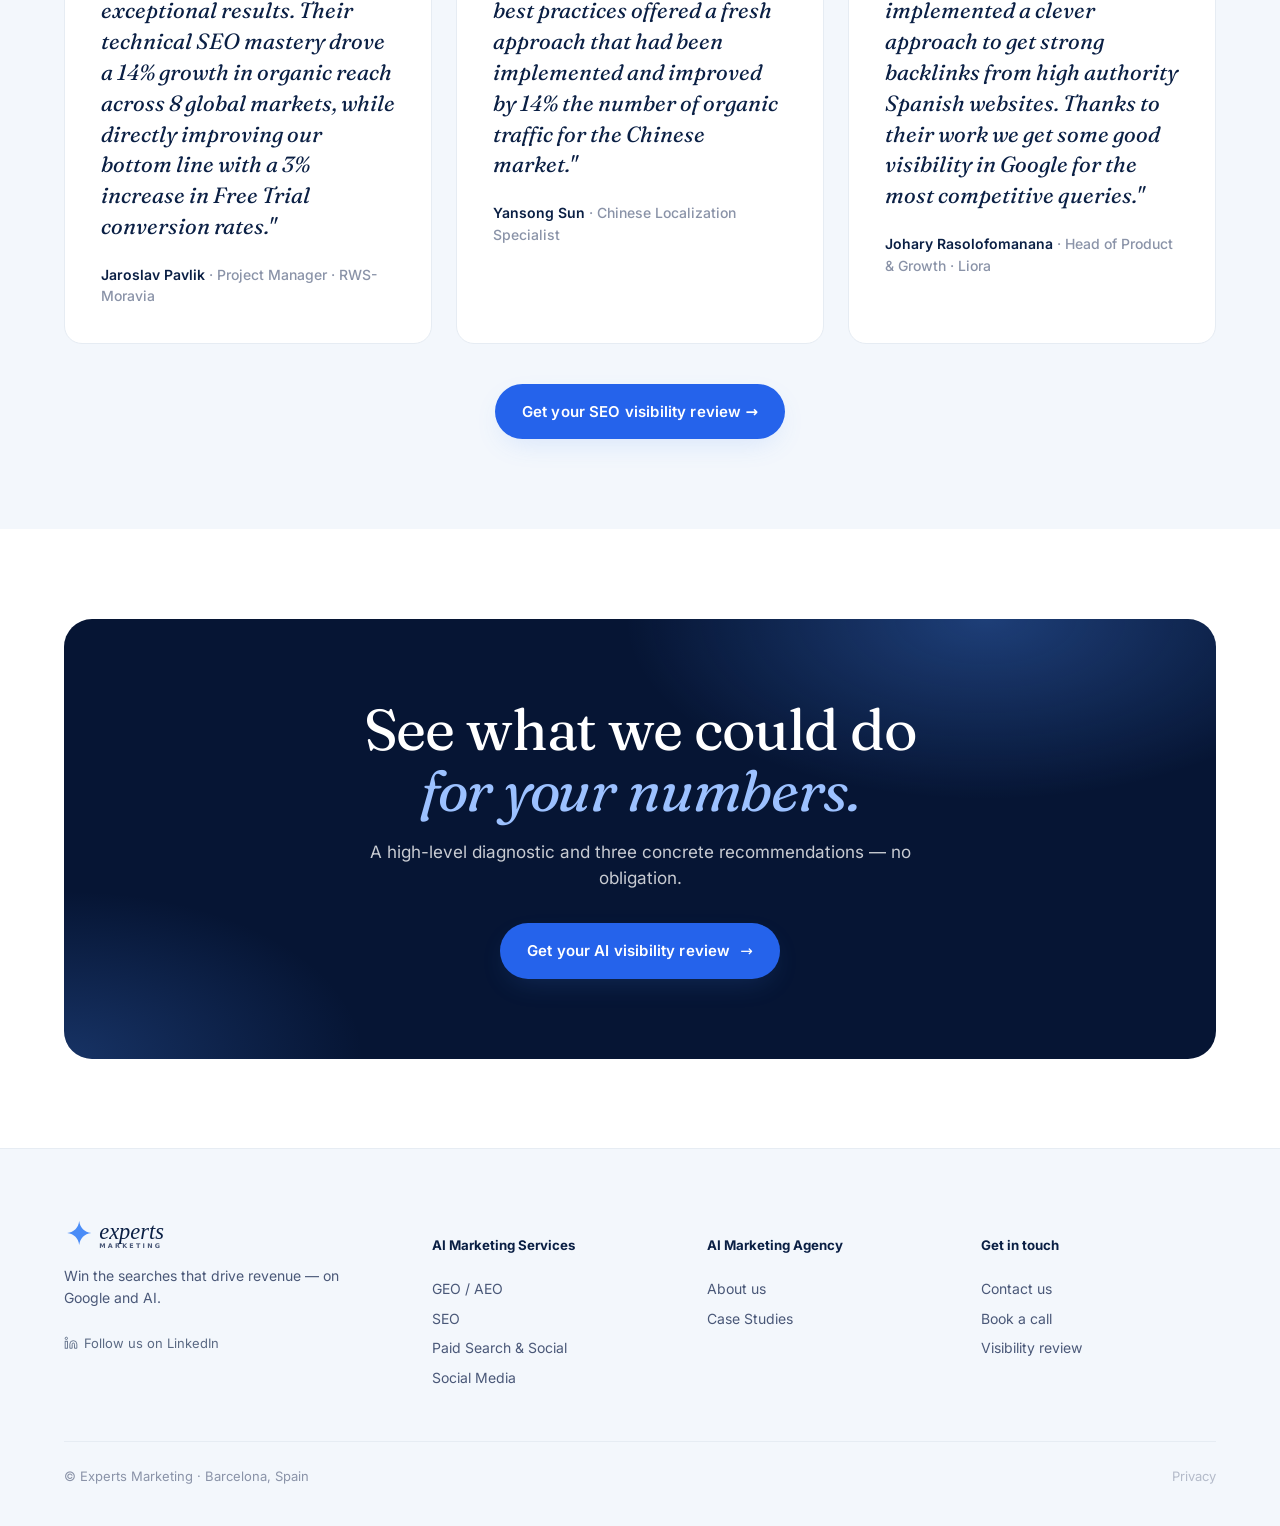
<file: results.html>
<!doctype html>
<html lang="en">
<head>
  <meta charset="utf-8" />
  <!-- Google Tag Manager (loaded after page load / on first interaction) -->
  <script>(function(w,d,s,l,i){
  w[l]=w[l]||[];w[l].push({'gtm.start':new Date().getTime(),event:'gtm.js'});
  var done=false;
  function load(){if(done)return;done=true;
    var f=d.getElementsByTagName(s)[0],j=d.createElement(s),dl=l!='dataLayer'?'&l='+l:'';
    j.async=true;j.src='https://www.googletagmanager.com/gtm.js?id='+i+dl;
    f.parentNode.insertBefore(j,f);}
  function schedule(){'requestIdleCallback' in w?w.requestIdleCallback(load,{timeout:2500}):setTimeout(load,1500);}
  ['scroll','pointerdown','keydown','touchstart'].forEach(function(e){
    w.addEventListener(e,load,{passive:true,once:true});});
  d.readyState==='complete'?schedule():w.addEventListener('load',schedule);
  })(window,document,'script','dataLayer','GTM-5XZ8778');</script>
  <!-- End Google Tag Manager -->
  <meta name="viewport" content="width=device-width, initial-scale=1" />
  <link rel="icon" href="/favicon.ico" sizes="32x32" />
  <link rel="icon" type="image/svg+xml" href="assets/images/favicon.svg" />
  <title>Results — Experts Marketing</title>
  <meta name="description" content="Case studies, KPIs and credibility signals from our work." />
  <link rel="preload" href="assets/fonts/inter-v20-latin-regular.woff2" as="font" type="font/woff2" crossorigin>
  <link rel="preload" href="assets/fonts/fraunces-v38-latin-regular.woff2" as="font" type="font/woff2" crossorigin>
  <style>@font-face{font-family:'Fraunces';font-style:normal;font-weight:400;font-display:swap;src:url('assets/fonts/fraunces-v38-latin-regular.woff2') format('woff2')}@font-face{font-family:'Fraunces';font-style:italic;font-weight:400;font-display:swap;src:url('assets/fonts/fraunces-v38-latin-italic.woff2') format('woff2')}@font-face{font-family:'Fraunces';font-style:normal;font-weight:500;font-display:swap;src:url('assets/fonts/fraunces-v38-latin-500.woff2') format('woff2')}@font-face{font-family:'Fraunces';font-style:italic;font-weight:500;font-display:swap;src:url('assets/fonts/fraunces-v38-latin-500italic.woff2') format('woff2')}@font-face{font-family:'Fraunces';font-style:normal;font-weight:600;font-display:swap;src:url('assets/fonts/fraunces-v38-latin-600.woff2') format('woff2')}@font-face{font-family:'Fraunces';font-style:italic;font-weight:600;font-display:swap;src:url('assets/fonts/fraunces-v38-latin-600italic.woff2') format('woff2')}@font-face{font-family:'Inter';font-style:normal;font-weight:400;font-display:swap;src:url('assets/fonts/inter-v20-latin-regular.woff2') format('woff2')}@font-face{font-family:'Inter';font-style:italic;font-weight:400;font-display:swap;src:url('assets/fonts/inter-v20-latin-italic.woff2') format('woff2')}@font-face{font-family:'Inter';font-style:normal;font-weight:500;font-display:swap;src:url('assets/fonts/inter-v20-latin-500.woff2') format('woff2')}@font-face{font-family:'Inter';font-style:italic;font-weight:500;font-display:swap;src:url('assets/fonts/inter-v20-latin-500italic.woff2') format('woff2')}@font-face{font-family:'Inter';font-style:normal;font-weight:600;font-display:swap;src:url('assets/fonts/inter-v20-latin-600.woff2') format('woff2')}@font-face{font-family:'Inter';font-style:italic;font-weight:600;font-display:swap;src:url('assets/fonts/inter-v20-latin-600italic.woff2') format('woff2')}@font-face{font-family:'Inter';font-style:normal;font-weight:700;font-display:swap;src:url('assets/fonts/inter-v20-latin-700.woff2') format('woff2')}@font-face{font-family:'Inter';font-style:italic;font-weight:700;font-display:swap;src:url('assets/fonts/inter-v20-latin-700italic.woff2') format('woff2')}</style>
  <link rel="stylesheet" href="assets/styles.css" />
</head>
<body>
<!-- Google Tag Manager (noscript) -->
<noscript><iframe src="https://www.googletagmanager.com/ns.html?id=GTM-5XZ8778"
height="0" width="0" style="display:none;visibility:hidden"></iframe></noscript>
<!-- End Google Tag Manager (noscript) -->

  <header class="nav">
    <div class="nav-inner">
      <a class="nav-logo" href="index.html">
        <img src="assets/images/logo.svg" alt="Experts Marketing" />
      </a>
      <nav class="nav-links">
        <a href="services/geo-aeo.html">GEO / AEO</a>
        <a href="services/seo.html">SEO</a>
        <a href="services/paid-search-social.html">Paid Ads</a>
        <a href="services/social-media.html">Social</a>
        <a class="active" href="results.html">Case Studies</a>
        <a href="about.html">About us</a>
        <a class="btn btn-primary nav-cta" href="contact.html">Get AI Visibility Review</a>
      </nav>
      <button class="nav-burger" type="button"
              aria-label="Open menu" aria-expanded="false" aria-controls="mobile-menu">
        <span></span><span></span><span></span>
      </button>
    </div>
      <nav class="nav-mobile" id="mobile-menu" aria-label="Mobile navigation"></nav>
  </header>

  <section class="hero hero-bg-encants">
    <div class="container">
      <span class="eyebrow">Case Studies</span>
      <h1>Real growth,<br/><em>measured.</em></h1>
      <p class="lead">
        Every engagement starts with three specific KPIs. We measure those
        every month and report on them honestly — including the months
        where the curve doesn't move.
      </p>
    </div>
  </section>

  <!-- KPI ROW -->
  <section style="padding-top: 0;">
    <div class="container">
      <div class="kpi-grid" style="grid-template-columns: repeat(3, 1fr);">
        <div class="kpi" style="border-right: 1px solid var(--line);">
          <div class="num">+10%</div>
          <div class="label">GEO · AI citation rate</div>
          <p class="desc"><strong>Indeed.</strong></p>
        </div>
        <div class="kpi" style="border-right: 1px solid var(--line);">
          <div class="num">+14%</div>
          <div class="label">SEO · Organic sessions</div>
          <p class="desc"><strong>Microsoft</strong>: GEO/SEO optimized page.</p>
        </div>
        <div class="kpi">
          <div class="num">-40%</div>
          <div class="label">Paid Ads · Cost Per Lead</div>
          <p class="desc"><strong>Medsir.</strong></p>
        </div>
      </div>
    </div>
  </section>

  <!-- CASE STUDIES -->
  <section style="padding-top: 0;">
    <div class="container">
      <span class="eyebrow">Case studies</span>
      <h2 style="margin-bottom: 50px;">Recent<br/><em>engagements.</em></h2>

      <!-- CASE 1: INDEED -->
      <div id="case-indeed" class="card" style="margin-bottom: 40px;">
        <div style="display: flex; justify-content: space-between; align-items: center; margin-bottom: 14px; flex-wrap: wrap; gap: 12px;">
          <span class="num" style="font-family: var(--font-serif); font-style: italic; color: var(--accent); font-size: 18px;">GEO / AI Visibility — Indeed France &amp; Germany</span>
          <span style="font-family: var(--font-serif); font-style: italic; color: var(--accent); font-size: 28px; font-weight: 600;">+10%</span>
        </div>
        <h3>Increasing AI citation frequency for Indeed's career content</h3>
        <div class="grid grid-3" style="margin-top: 24px;">
          <div>
            <h5 style="margin-bottom: 10px;">Challenge</h5>
            <p style="font-size: 14px; color: var(--ink-soft);">Indeed wanted to increase its visibility in AI-generated search results for students and professionals starting a job search or career transition. The objective was to strengthen Indeed French and German career sites as a trusted source for career advice queries such as CV creation and motivation letter guidance.</p>
          </div>
          <div>
            <h5 style="margin-bottom: 10px;">Our GEO Optimization</h5>
            <p style="font-size: 14px; color: var(--ink-soft);">We identified high-demand career queries such as "how to write a simple motivation letter" and restructured articles to better match user intent and AI readability. This included:</p>
            <ul style="font-size: 14px; color: var(--ink-soft); padding-left: 18px;">
              <li>Optimizing titles and semantic structure</li>
              <li>Adding dedicated sections (examples, templates, structure)</li>
              <li>Implementing FAQ blocks answering key user questions</li>
              <li>Adding article highlights for easier AI content scanning</li>
              <li>Strengthening internal linking across Indeed's career cluster pages</li>
            </ul>
          </div>
          <div>
            <h5 style="margin-bottom: 10px;">Results</h5>
            <ul style="font-size: 14px; color: var(--ink-soft); padding-left: 18px;">
              <li><strong style="color: var(--ink);">+10%</strong> increase in AI citation frequency across GPT and Perplexity</li>
              <li>Growth in AI Share of Voice on career-related queries</li>
              <li>Stronger topical authority around job search and application advice</li>
              <li>Reinforced Indeed's visibility as a trusted career guidance platform in AI-driven search</li>
            </ul>
          </div>
        </div>
      </div>

      <!-- CASE 2: MICROSOFT -->
      <div id="case-microsoft" class="card" style="margin-bottom: 40px;">
        <div style="display: flex; justify-content: space-between; align-items: center; margin-bottom: 14px; flex-wrap: wrap; gap: 12px;">
          <span class="num" style="font-family: var(--font-serif); font-style: italic; color: var(--accent); font-size: 18px;">SEO — Microsoft Teams</span>
          <span style="font-family: var(--font-serif); font-style: italic; color: var(--accent); font-size: 28px; font-weight: 600;">+14%</span>
        </div>
        <h3>Lifting organic traffic on Microsoft Teams across 9 markets</h3>
        <div class="grid grid-3" style="margin-top: 24px;">
          <div>
            <h5 style="margin-bottom: 10px;">Challenge</h5>
            <p style="font-size: 14px; color: var(--ink-soft);">Microsoft aimed to increase organic traffic to its Microsoft Teams product pages across 9 strategic markets: China, Japan, Brazil, France, Germany, UK, India, Mexico, and Australia. Despite strong brand awareness, these pages were underperforming in search engines, limiting their ability to capture high-intent users and support product growth through organic channels.</p>
          </div>
          <div>
            <h5 style="margin-bottom: 10px;">Our SEO Optimization</h5>
            <p style="font-size: 14px; color: var(--ink-soft);">We implemented a comprehensive on-page SEO optimization strategy, including:</p>
            <ul style="font-size: 14px; color: var(--ink-soft); padding-left: 18px;">
              <li>Optimization of meta tags and page titles to better align with search intent</li>
              <li>Enhancement of on-page content structure and keyword relevance</li>
              <li>Improvement of internal linking to strengthen page authority and navigation</li>
            </ul>
          </div>
          <div>
            <h5 style="margin-bottom: 10px;">Results</h5>
            <ul style="font-size: 14px; color: var(--ink-soft); padding-left: 18px;">
              <li><strong style="color: var(--ink);">+14%</strong> increase in organic traffic over 12 months on optimized pages vs +9% on non-optimized pages</li>
              <li><strong style="color: var(--ink);">+3%</strong> conversion of organic visits to trial download</li>
              <li>Improved visibility across multiple international markets</li>
              <li>Stronger contribution of organic traffic to product acquisition</li>
            </ul>
          </div>
        </div>
      </div>

      <!-- CASE 3: MEDSIR -->
      <div id="case-medsir" class="card">
        <div style="display: flex; justify-content: space-between; align-items: center; margin-bottom: 14px; flex-wrap: wrap; gap: 12px;">
          <span class="num" style="font-family: var(--font-serif); font-style: italic; color: var(--accent); font-size: 18px;">Google Ads — Medsir</span>
          <span style="font-family: var(--font-serif); font-style: italic; color: var(--accent); font-size: 28px; font-weight: 600;">-40%</span>
        </div>
        <h3>Generating qualified clinical trial opportunities across Europe</h3>
        <div class="grid grid-3" style="margin-top: 24px;">
          <div>
            <h5 style="margin-bottom: 10px;">Challenge</h5>
            <p style="font-size: 14px; color: var(--ink-soft);">Medsir needed to attract researchers, biotech companies, and healthcare innovators seeking support for clinical trials in Europe. The challenge was identifying high-intent searches linked to active treatment projects while filtering out broader academic and healthcare queries with low commercial value.</p>
          </div>
          <div>
            <h5 style="margin-bottom: 10px;">Our Google Ads Optimization</h5>
            <p style="font-size: 14px; color: var(--ink-soft);">We developed a search strategy focused on qualified clinical research demand:</p>
            <ul style="font-size: 14px; color: var(--ink-soft); padding-left: 18px;">
              <li>Identification of high-intent clinical trial keywords</li>
              <li>Segmentation by project maturity and lead quality</li>
              <li>Country-specific campaigns adapted to local terminology and search behavior</li>
              <li>Continuous optimization of ad messaging and landing pages</li>
              <li>Testing of webinars, white papers, expert consultations, and contact forms</li>
            </ul>
          </div>
          <div>
            <h5 style="margin-bottom: 10px;">Results</h5>
            <ul style="font-size: 14px; color: var(--ink-soft); padding-left: 18px;">
              <li><strong style="color: var(--ink);">-40%</strong> cost per lead in 12 months</li>
              <li><strong style="color: var(--ink);">+15%</strong> landing page conversion rate</li>
              <li><strong style="color: var(--ink);">4%</strong> CTR across targeted campaigns</li>
              <li>Higher volume of qualified opportunities from researchers and biotech companies</li>
              <li>Scalable acquisition framework deployed across multiple European markets</li>
            </ul>
          </div>
        </div>
      </div>
    </div>
  </section>

  <!-- TESTIMONIALS -->
  <section style="background: var(--bg-alt);">
    <div class="container">
      <span class="eyebrow">In their words</span>
      <h2 style="margin-bottom: 40px;">Real Growth, Measured:<br/><em>What Our Partners Say</em></h2>
      <div class="grid grid-3">
        <div class="testimonial">
          <blockquote>"Working with Experts Marketing on the Microsoft project for 5 years yielded exceptional results. Their technical SEO mastery drove a 14% growth in organic reach across 8 global markets, while directly improving our bottom line with a 3% increase in Free Trial conversion rates."</blockquote>
          <cite><strong>Jaroslav Pavlik</strong> · Project Manager · RWS-Moravia</cite>
        </div>
        <div class="testimonial">
          <blockquote>"I have worked with Experts Marketing on the Microsoft SEO project. Their SEO/GEO best practices offered a fresh approach that had been implemented and improved by 14% the number of organic traffic for the Chinese market."</blockquote>
          <cite><strong>Yansong Sun</strong> · Chinese Localization Specialist</cite>
        </div>
        <div class="testimonial">
          <blockquote>"Experts Marketing helped us for our SEO &amp; backlinking launch in Spain. They implemented a clever approach to get strong backlinks from high authority Spanish websites. Thanks to their work we get some good visibility in Google for the most competitive queries."</blockquote>
          <cite><strong>Johary Rasolofomanana</strong> · Head of Product &amp; Growth · Liora</cite>
        </div>
      </div>
      <div style="text-align: center; margin-top: 40px;">
        <a class="btn btn-primary" href="contact.html">Get your SEO visibility review →</a>
      </div>
    </div>
  </section>

  <!-- CTA -->
  <section>
    <div class="container">
      <div class="banner">
        <h2>See what we could do<br/><em>for your numbers.</em></h2>
        <p>A high-level diagnostic and three concrete recommendations — no obligation.</p>
        <a class="btn btn-primary btn-arrow" href="contact.html">Get your AI visibility review</a>
      </div>
    </div>
  </section>

  <footer class="footer">
    <div class="container">
      <div class="footer-inner">
        <div class="brand">
          <img src="assets/images/logo.svg" alt="Experts Marketing" style="height: 40px; width: auto;" />
          <p>Win the searches that drive revenue — on Google and AI.</p>
          <a href="https://www.linkedin.com/company/experts-marketing" target="_blank" rel="noopener" class="footer-linkedin">
            <svg width="14" height="14" viewBox="0 0 24 24" fill="none" stroke="currentColor" stroke-width="1.5"><path d="M16 8a6 6 0 0 1 6 6v7h-4v-7a2 2 0 0 0-2-2 2 2 0 0 0-2 2v7h-4v-7a6 6 0 0 1 6-6z"/><rect x="2" y="9" width="4" height="12"/><circle cx="4" cy="4" r="2"/></svg>
            Follow us on LinkedIn
          </a>
        </div>
        <div>
          <h5>AI Marketing Services</h5>
          <ul>
            <li><a href="services/geo-aeo.html">GEO / AEO</a></li>
            <li><a href="services/seo.html">SEO</a></li>
            <li><a href="services/paid-search-social.html">Paid Search &amp; Social</a></li>
            <li><a href="services/social-media.html">Social Media</a></li>
          </ul>
        </div>
        <div>
          <h5>AI Marketing Agency</h5>
          <ul>
            <li><a href="about.html">About us</a></li>
            <li><a href="results.html">Case Studies</a></li>
          </ul>
        </div>
        <div>
          <h5>Get in touch</h5>
          <ul>
            <li><a href="contact.html">Contact us</a></li>
            <li><a href="contact.html">Book a call</a></li>
            <li><a href="contact.html">Visibility review</a></li>
          </ul>
        </div>
      </div>
      <div class="legal">
        <span>© Experts Marketing · Barcelona, Spain</span>
        <span><a href="privacy.html">Privacy</a></span>
      </div>
    </div>
  </footer>

  <script>
  (function () {
    var nav    = document.querySelector('.nav');
    var burger = document.querySelector('.nav-burger');
    var menu   = document.getElementById('mobile-menu');
    if (!nav || !burger || !menu) return;

    document.querySelectorAll('.nav-links a').forEach(function (link) {
      menu.appendChild(link.cloneNode(true));
    });

    function setOpen(open) {
      burger.classList.toggle('is-open', open);
      menu.classList.toggle('is-open', open);
      burger.setAttribute('aria-expanded', open ? 'true' : 'false');
      burger.setAttribute('aria-label', open ? 'Close menu' : 'Open menu');
    }
    function isOpen() { return menu.classList.contains('is-open'); }

    burger.addEventListener('click', function (e) {
      e.stopPropagation();
      setOpen(!isOpen());
    });
    document.addEventListener('click', function (e) {
      if (isOpen() && !nav.contains(e.target)) setOpen(false);
    });
    document.addEventListener('keydown', function (e) {
      if (e.key === 'Escape' && isOpen()) { setOpen(false); burger.focus(); }
    });
    menu.addEventListener('click', function (e) {
      if (e.target.closest('a')) setOpen(false);
    });
    window.addEventListener('resize', function () {
      if (window.innerWidth > 760 && isOpen()) setOpen(false);
    });
  })();
  </script>
</body>
</html>
</file>
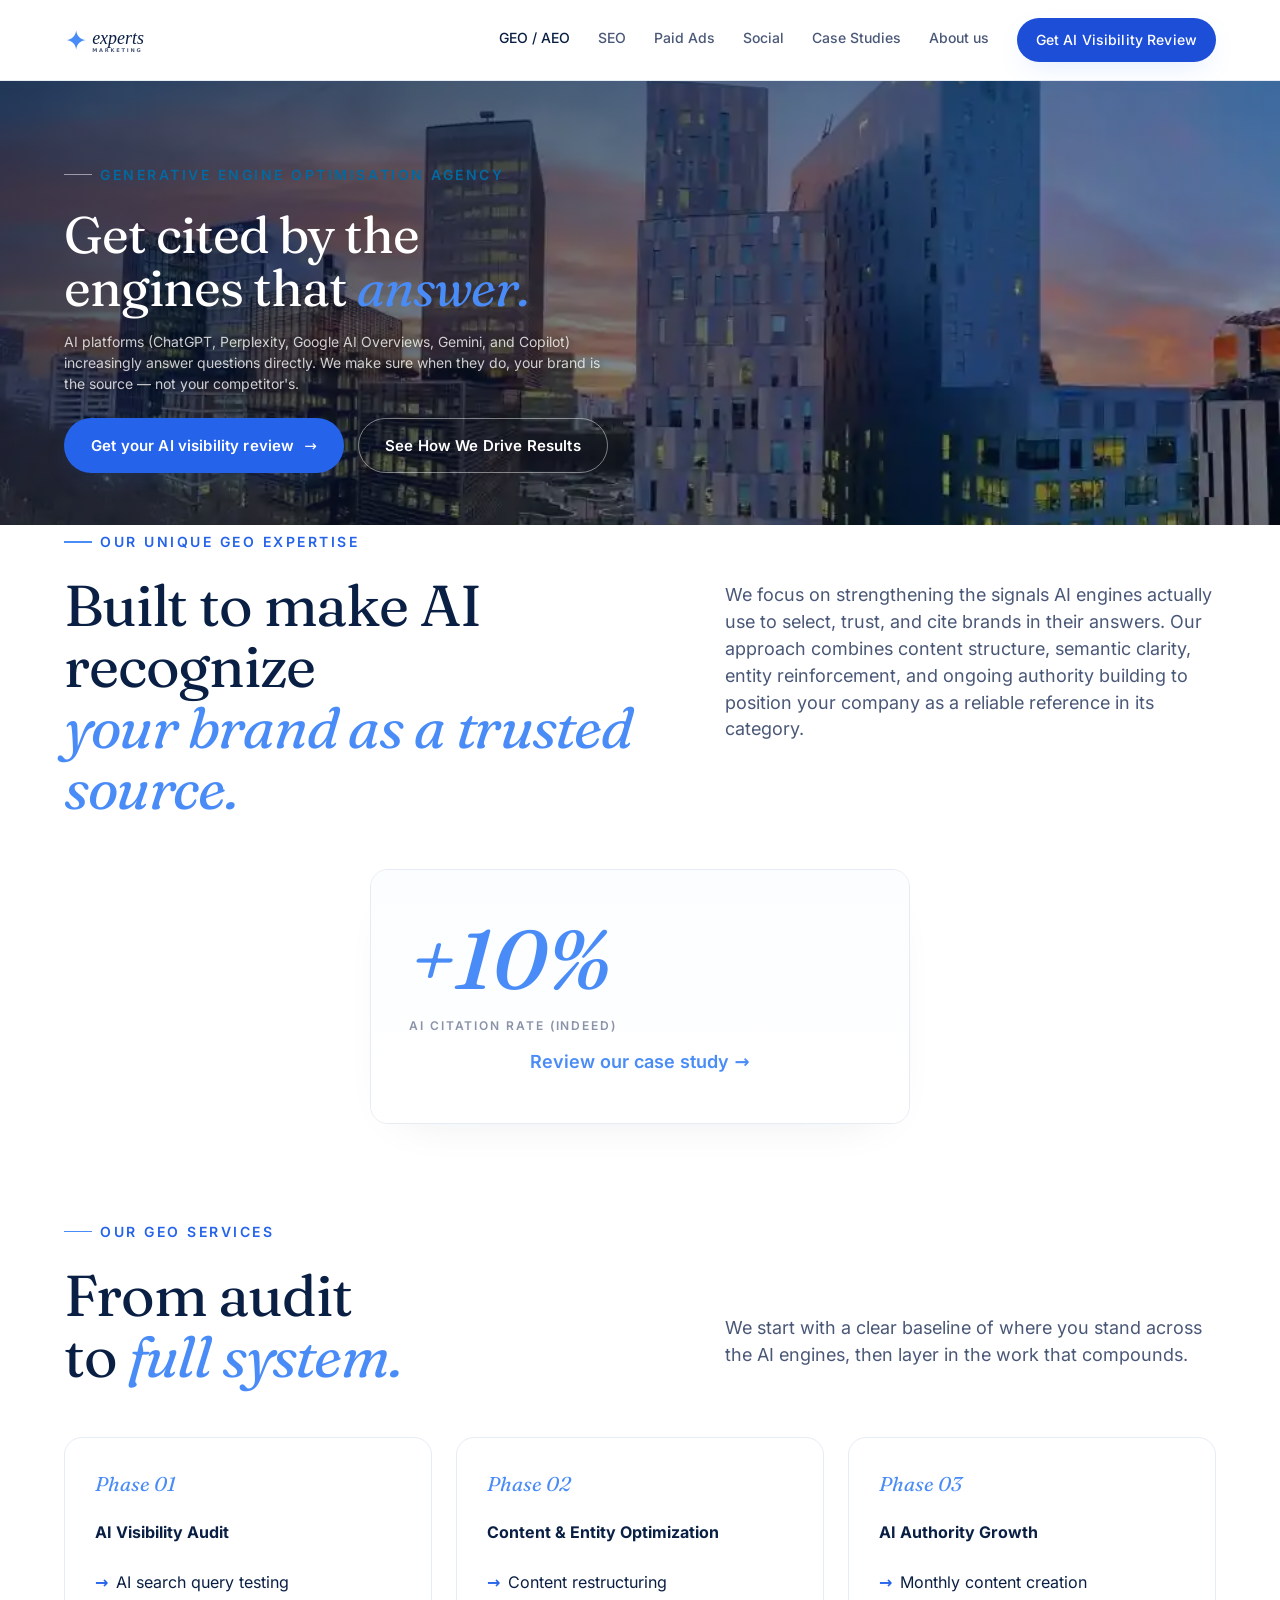
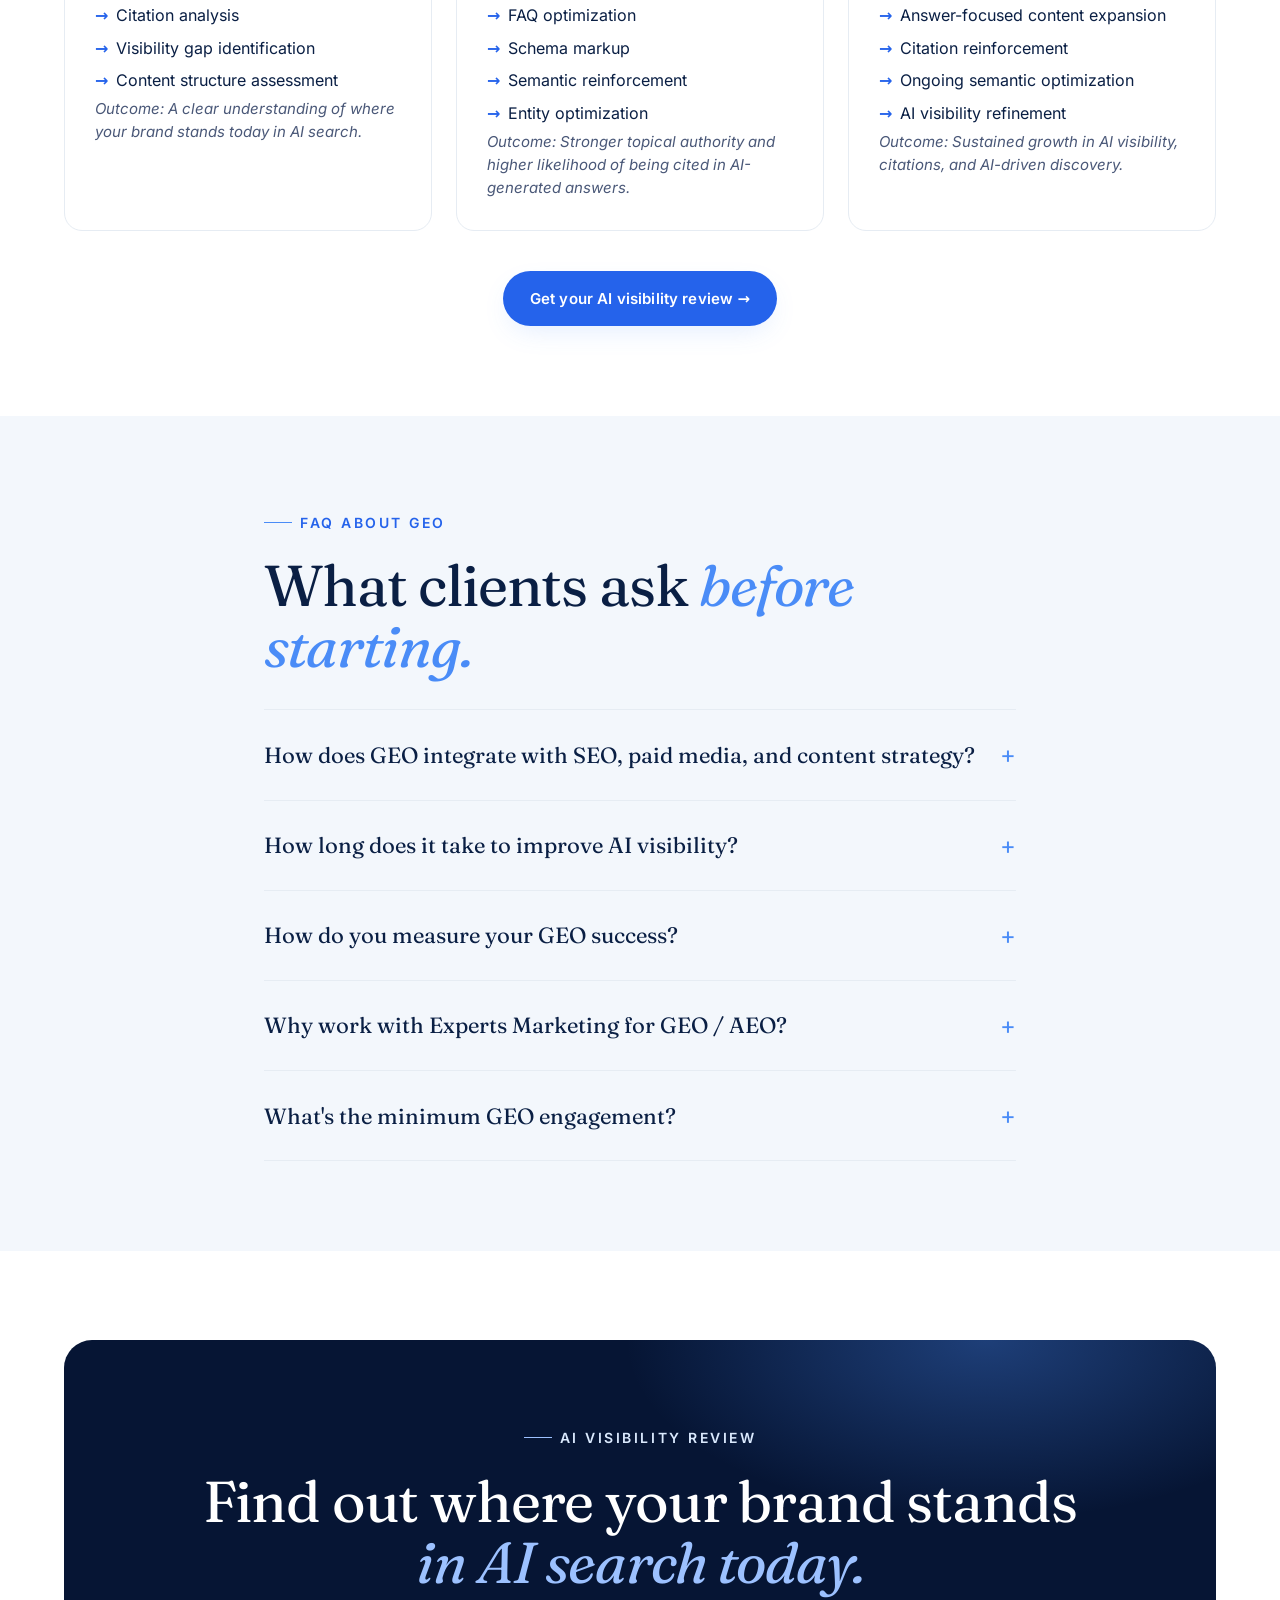
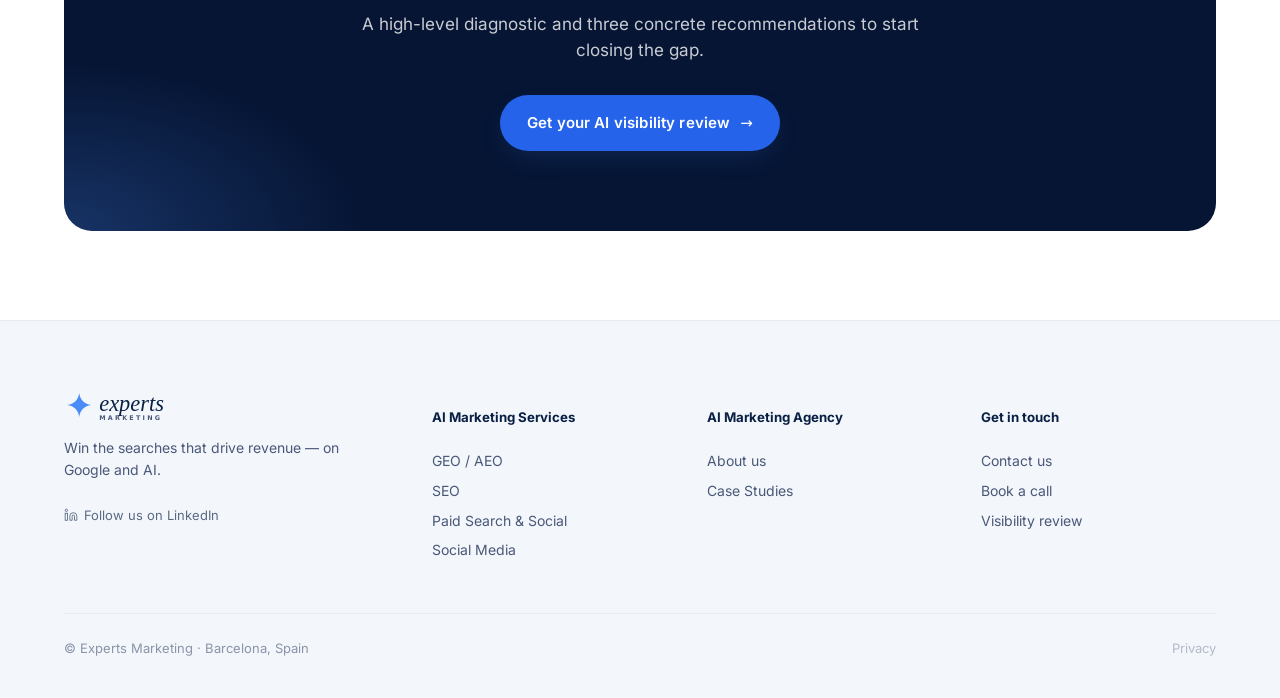
<file: services/geo-aeo.html>
<!doctype html>
<html lang="en">
<head>
  <meta charset="utf-8" />
  <!-- Google Tag Manager (loaded after page load / on first interaction) -->
  <script>(function(w,d,s,l,i){
  w[l]=w[l]||[];w[l].push({'gtm.start':new Date().getTime(),event:'gtm.js'});
  var done=false;
  function load(){if(done)return;done=true;
    var f=d.getElementsByTagName(s)[0],j=d.createElement(s),dl=l!='dataLayer'?'&l='+l:'';
    j.async=true;j.src='https://www.googletagmanager.com/gtm.js?id='+i+dl;
    f.parentNode.insertBefore(j,f);}
  function schedule(){'requestIdleCallback' in w?w.requestIdleCallback(load,{timeout:2500}):setTimeout(load,1500);}
  ['scroll','pointerdown','keydown','touchstart'].forEach(function(e){
    w.addEventListener(e,load,{passive:true,once:true});});
  d.readyState==='complete'?schedule():w.addEventListener('load',schedule);
  })(window,document,'script','dataLayer','GTM-5XZ8778');</script>
  <!-- End Google Tag Manager -->
  <meta name="viewport" content="width=device-width, initial-scale=1" />
  <link rel="icon" href="/favicon.ico" sizes="32x32" />
  <link rel="icon" type="image/svg+xml" href="../assets/images/favicon.svg" />
  <title>GEO / AEO — Experts Marketing</title>
  <meta name="description" content="Get cited by ChatGPT, Perplexity, Google AI Overviews and Gemini." />
  <link rel="preload" href="../assets/fonts/inter-v20-latin-regular.woff2" as="font" type="font/woff2" crossorigin>
  <link rel="preload" href="../assets/fonts/fraunces-v38-latin-regular.woff2" as="font" type="font/woff2" crossorigin>
  <style>@font-face{font-family:'Fraunces';font-style:normal;font-weight:400;font-display:swap;src:url('../assets/fonts/fraunces-v38-latin-regular.woff2') format('woff2')}@font-face{font-family:'Fraunces';font-style:italic;font-weight:400;font-display:swap;src:url('../assets/fonts/fraunces-v38-latin-italic.woff2') format('woff2')}@font-face{font-family:'Fraunces';font-style:normal;font-weight:500;font-display:swap;src:url('../assets/fonts/fraunces-v38-latin-500.woff2') format('woff2')}@font-face{font-family:'Fraunces';font-style:italic;font-weight:500;font-display:swap;src:url('../assets/fonts/fraunces-v38-latin-500italic.woff2') format('woff2')}@font-face{font-family:'Fraunces';font-style:normal;font-weight:600;font-display:swap;src:url('../assets/fonts/fraunces-v38-latin-600.woff2') format('woff2')}@font-face{font-family:'Fraunces';font-style:italic;font-weight:600;font-display:swap;src:url('../assets/fonts/fraunces-v38-latin-600italic.woff2') format('woff2')}@font-face{font-family:'Inter';font-style:normal;font-weight:400;font-display:swap;src:url('../assets/fonts/inter-v20-latin-regular.woff2') format('woff2')}@font-face{font-family:'Inter';font-style:italic;font-weight:400;font-display:swap;src:url('../assets/fonts/inter-v20-latin-italic.woff2') format('woff2')}@font-face{font-family:'Inter';font-style:normal;font-weight:500;font-display:swap;src:url('../assets/fonts/inter-v20-latin-500.woff2') format('woff2')}@font-face{font-family:'Inter';font-style:italic;font-weight:500;font-display:swap;src:url('../assets/fonts/inter-v20-latin-500italic.woff2') format('woff2')}@font-face{font-family:'Inter';font-style:normal;font-weight:600;font-display:swap;src:url('../assets/fonts/inter-v20-latin-600.woff2') format('woff2')}@font-face{font-family:'Inter';font-style:italic;font-weight:600;font-display:swap;src:url('../assets/fonts/inter-v20-latin-600italic.woff2') format('woff2')}@font-face{font-family:'Inter';font-style:normal;font-weight:700;font-display:swap;src:url('../assets/fonts/inter-v20-latin-700.woff2') format('woff2')}@font-face{font-family:'Inter';font-style:italic;font-weight:700;font-display:swap;src:url('../assets/fonts/inter-v20-latin-700italic.woff2') format('woff2')}</style>
  <link rel="stylesheet" href="../assets/styles.css" />
</head>
<body>
<!-- Google Tag Manager (noscript) -->
<noscript><iframe src="https://www.googletagmanager.com/ns.html?id=GTM-5XZ8778"
height="0" width="0" style="display:none;visibility:hidden"></iframe></noscript>
<!-- End Google Tag Manager (noscript) -->

  <header class="nav">
    <div class="nav-inner">
      <a class="nav-logo" href="../index.html">
        <img src="../assets/images/logo.svg" alt="Experts Marketing" />
      </a>
      <nav class="nav-links">
        <a class="active" href="geo-aeo.html">GEO / AEO</a>
        <a href="seo.html">SEO</a>
        <a href="paid-search-social.html">Paid Ads</a>
        <a href="social-media.html">Social</a>
        <a href="../results.html">Case Studies</a>
        <a href="../about.html">About us</a>
        <a class="btn btn-primary nav-cta" href="../contact.html">Get AI Visibility Review</a>
      </nav>
      <button class="nav-burger" type="button"
              aria-label="Open menu" aria-expanded="false" aria-controls="mobile-menu">
        <span></span><span></span><span></span>
      </button>
    </div>
      <nav class="nav-mobile" id="mobile-menu" aria-label="Mobile navigation"></nav>
  </header>

  <section class="hero hero-bg-skyscrapers">
    <div class="container">
      <span class="eyebrow">GENERATIVE ENGINE OPTIMISATION AGENCY</span>
      <h1>Get cited by the<br/>engines that <em>answer.</em></h1>
      <p class="lead">
        AI platforms (ChatGPT, Perplexity, Google AI Overviews, Gemini, and Copilot)
        increasingly answer questions directly. We make sure when they do,
        your brand is the source — not your competitor's.
      </p>
      <div class="actions">
        <a class="btn btn-primary btn-arrow" href="../contact.html">Get your AI visibility review</a>
        <a class="btn btn-ghost" href="../results.html">See How We Drive Results</a>
      </div>
    </div>
  </section>

  <!-- WHAT WE DO -->
  <section class="geo-kpi-section" style="padding-top: 0;">
    <div class="container">
      <div class="two-col" style="margin-bottom: 50px;">
        <div>
          <span class="eyebrow">OUR UNIQUE GEO EXPERTISE</span>
          <h2>Built to make AI recognize<br/><em>your brand as a trusted source.</em></h2>
        </div>
        <p class="lead">
          We focus on strengthening the signals AI engines actually use to select,
          trust, and cite brands in their answers. Our approach combines content
          structure, semantic clarity, entity reinforcement, and ongoing authority
          building to position your company as a reliable reference in its category.
        </p>
      </div>

      <div class="kpi-grid" style="grid-template-columns: 1fr; max-width: 540px; margin: 0 auto 40px;">
        <div class="kpi">
          <div class="num">+10%</div>
          <div class="label">AI citation rate (Indeed)</div>
          <a href="../results.html#case-indeed" class="kpi-link kpi-link-center">Review our case study →</a>
        </div>
      </div>
    </div>
  </section>

  <!-- OUR GEO SERVICES -->
  <section id="how" style="padding-top: 0;">
    <div class="container">
      <div class="two-col" style="margin-bottom: 50px; align-items: end;">
        <div>
          <span class="eyebrow">OUR GEO SERVICES</span>
          <h2>From audit<br/>to <em>full system.</em></h2>
        </div>
        <p class="lead">
          We start with a clear baseline of where you stand across the
          AI engines, then layer in the work that compounds.
        </p>
      </div>

      <div class="steps">
        <div class="step">
          <div class="step-num">Phase 01</div>
          <h4>AI Visibility Audit</h4>
          <ul class="icon-list">
            <li>AI search query testing</li>
            <li>Citation analysis</li>
            <li>Visibility gap identification</li>
            <li>Content structure assessment</li>
          </ul>
          <p><em>Outcome: A clear understanding of where your brand stands today in AI search.</em></p>
        </div>
        <div class="step">
          <div class="step-num">Phase 02</div>
          <h4>Content &amp; Entity Optimization</h4>
          <ul class="icon-list">
            <li>Content restructuring</li>
            <li>FAQ optimization</li>
            <li>Schema markup</li>
            <li>Semantic reinforcement</li>
            <li>Entity optimization</li>
          </ul>
          <p><em>Outcome: Stronger topical authority and higher likelihood of being cited in AI-generated answers.</em></p>
        </div>
        <div class="step">
          <div class="step-num">Phase 03</div>
          <h4>AI Authority Growth</h4>
          <ul class="icon-list">
            <li>Monthly content creation</li>
            <li>Answer-focused content expansion</li>
            <li>Citation reinforcement</li>
            <li>Ongoing semantic optimization</li>
            <li>AI visibility refinement</li>
          </ul>
          <p><em>Outcome: Sustained growth in AI visibility, citations, and AI-driven discovery.</em></p>
        </div>
      </div>

      <div style="text-align: center; margin-top: 40px;">
        <a class="btn btn-primary" href="../contact.html">Get your AI visibility review →</a>
      </div>
    </div>
  </section>

  <!-- FAQ -->
  <section style="background: var(--bg-alt);">
    <div class="container" style="max-width: 880px;">
      <span class="eyebrow">FAQ about GEO</span>
      <h2 style="margin-bottom: 32px;">What clients ask <em>before starting.</em></h2>
      <div class="faq">
        <details>
          <summary>How does GEO integrate with SEO, paid media, and content strategy?</summary>
          <p>AI visibility should not operate separately from acquisition strategy. The strongest results come from aligning SEO, paid media, content, and GEO around the same commercial topics, audiences, and conversion objectives.</p>
        </details>
        <details>
          <summary>How long does it take to improve AI visibility?</summary>
          <p>Some improvements can appear within weeks after structural optimization and content updates. However, building strong AI authority and citation consistency is a medium-term process requiring ongoing optimization and content reinforcement.</p>
        </details>
        <details>
          <summary>How do you measure your GEO success?</summary>
          <p>Share of voice across the major AI engines for the questions that matter to your category, plus citation rate (how often your domain appears as a source) and AI-referred traffic where it's measurable.</p>
        </details>
        <details>
          <summary>Why work with Experts Marketing for GEO / AEO?</summary>
          <p>We combine 20 years of international SEO and acquisition experience with hands-on AI visibility optimization. Our approach is execution-focused. For example, restructuring content for the French market of Indeed helped increase their AI citation frequency on career-related search queries by 5%.</p>
        </details>
        <details>
          <summary>What's the minimum GEO engagement?</summary>
          <p>Three months to set the foundations and see early citation movement. Six to nine months to evaluate share-of-voice change properly.</p>
        </details>
      </div>
    </div>
  </section>

  <section>
    <div class="container">
      <div class="banner">
        <span class="eyebrow" style="color: var(--accent-soft);">AI VISIBILITY REVIEW</span>
        <h2>Find out where your brand stands<br/><em>in AI search today.</em></h2>
        <p>A high-level diagnostic and three concrete recommendations to start closing the gap.</p>
        <a class="btn btn-primary btn-arrow" href="../contact.html">Get your AI visibility review</a>
      </div>
    </div>
  </section>

  <footer class="footer">
    <div class="container">
      <div class="footer-inner">
        <div class="brand">
          <img src="../assets/images/logo.svg" alt="Experts Marketing" style="height: 40px; width: auto;" />
          <p>Win the searches that drive revenue — on Google and AI.</p>
          <a href="https://www.linkedin.com/company/experts-marketing" target="_blank" rel="noopener" class="footer-linkedin">
            <svg width="14" height="14" viewBox="0 0 24 24" fill="none" stroke="currentColor" stroke-width="1.5"><path d="M16 8a6 6 0 0 1 6 6v7h-4v-7a2 2 0 0 0-2-2 2 2 0 0 0-2 2v7h-4v-7a6 6 0 0 1 6-6z"/><rect x="2" y="9" width="4" height="12"/><circle cx="4" cy="4" r="2"/></svg>
            Follow us on LinkedIn
          </a>
        </div>
        <div>
          <h5>AI Marketing Services</h5>
          <ul>
            <li><a href="geo-aeo.html">GEO / AEO</a></li>
            <li><a href="seo.html">SEO</a></li>
            <li><a href="paid-search-social.html">Paid Search &amp; Social</a></li>
            <li><a href="social-media.html">Social Media</a></li>
          </ul>
        </div>
        <div>
          <h5>AI Marketing Agency</h5>
          <ul>
            <li><a href="../about.html">About us</a></li>
            <li><a href="../results.html">Case Studies</a></li>
          </ul>
        </div>
        <div>
          <h5>Get in touch</h5>
          <ul>
            <li><a href="../contact.html">Contact us</a></li>
            <li><a href="../contact.html">Book a call</a></li>
            <li><a href="../contact.html">Visibility review</a></li>
          </ul>
        </div>
      </div>
      <div class="legal">
        <span>© Experts Marketing · Barcelona, Spain</span>
        <span><a href="../privacy.html">Privacy</a></span>
      </div>
    </div>
  </footer>

  <script>
  (function () {
    var nav    = document.querySelector('.nav');
    var burger = document.querySelector('.nav-burger');
    var menu   = document.getElementById('mobile-menu');
    if (!nav || !burger || !menu) return;

    document.querySelectorAll('.nav-links a').forEach(function (link) {
      menu.appendChild(link.cloneNode(true));
    });

    function setOpen(open) {
      burger.classList.toggle('is-open', open);
      menu.classList.toggle('is-open', open);
      burger.setAttribute('aria-expanded', open ? 'true' : 'false');
      burger.setAttribute('aria-label', open ? 'Close menu' : 'Open menu');
    }
    function isOpen() { return menu.classList.contains('is-open'); }

    burger.addEventListener('click', function (e) {
      e.stopPropagation();
      setOpen(!isOpen());
    });
    document.addEventListener('click', function (e) {
      if (isOpen() && !nav.contains(e.target)) setOpen(false);
    });
    document.addEventListener('keydown', function (e) {
      if (e.key === 'Escape' && isOpen()) { setOpen(false); burger.focus(); }
    });
    menu.addEventListener('click', function (e) {
      if (e.target.closest('a')) setOpen(false);
    });
    window.addEventListener('resize', function () {
      if (window.innerWidth > 760 && isOpen()) setOpen(false);
    });
  })();
  </script>
</body>
</html>
</file>
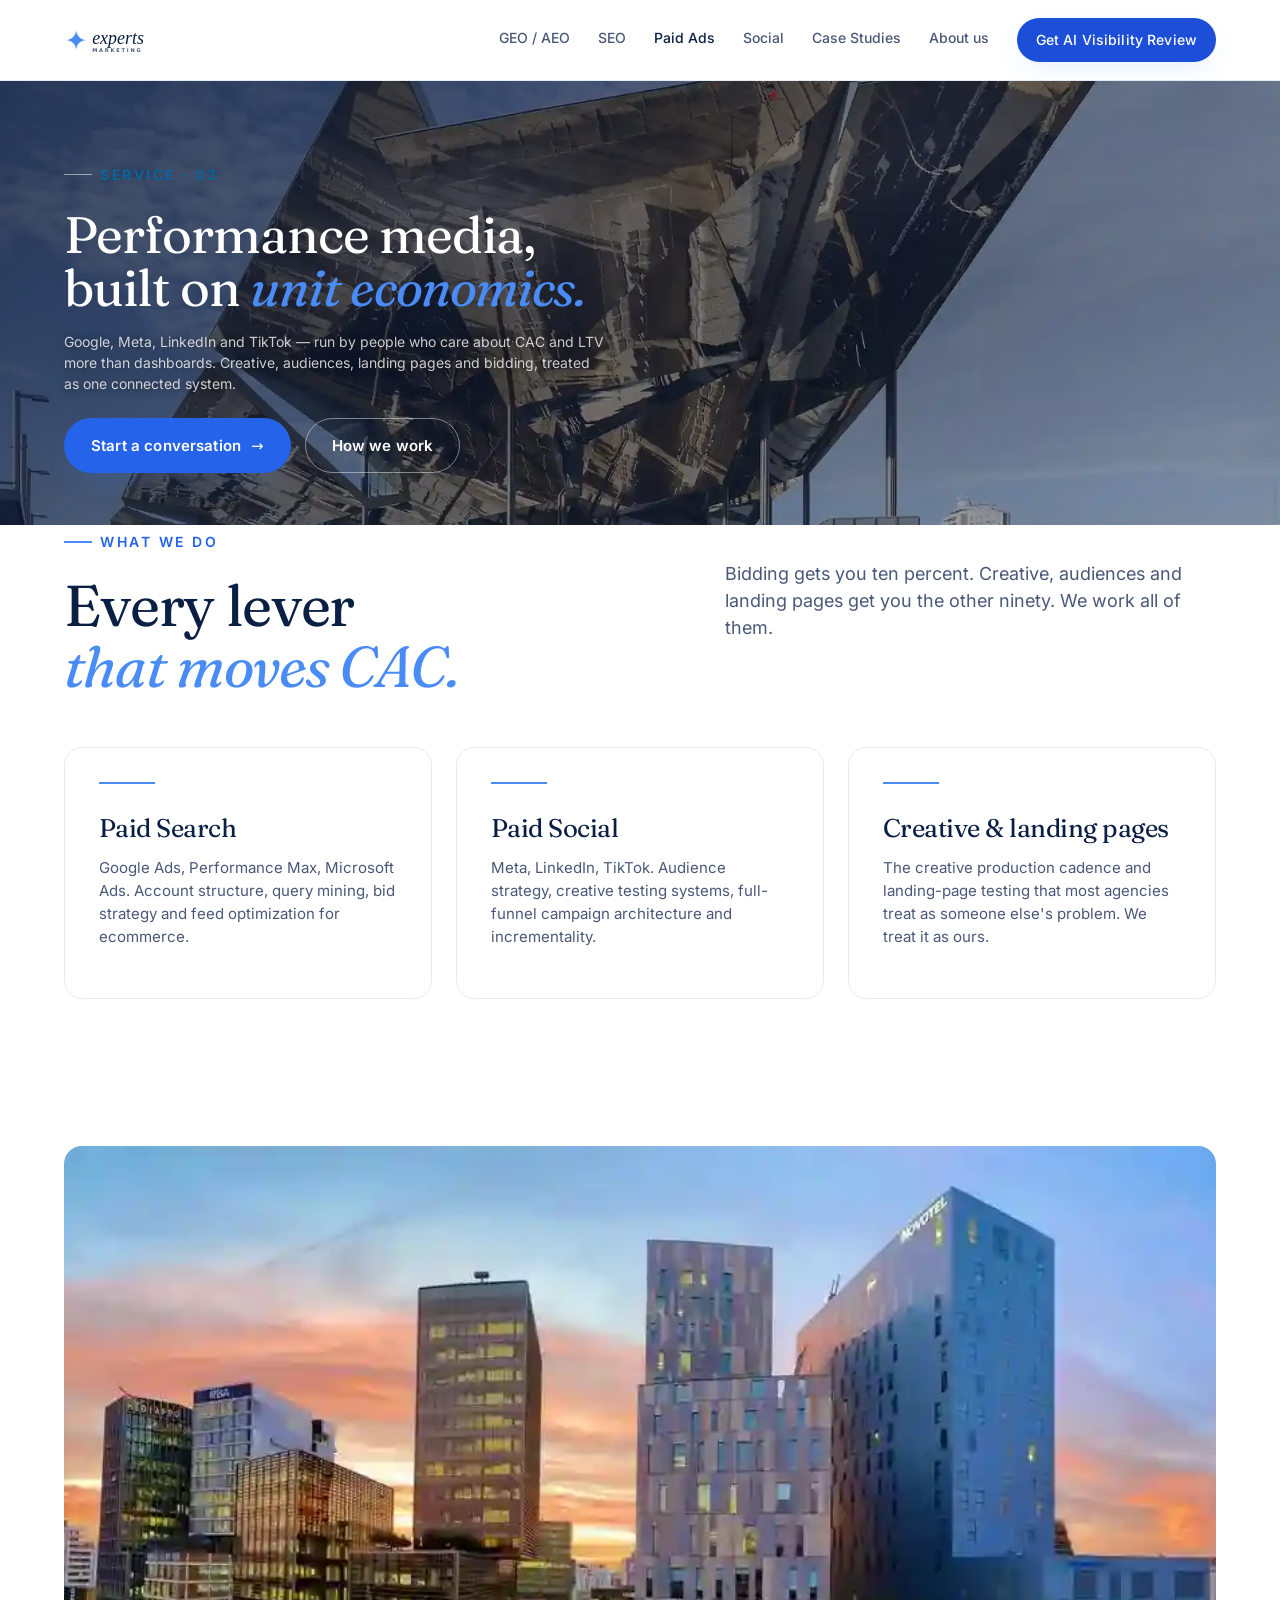
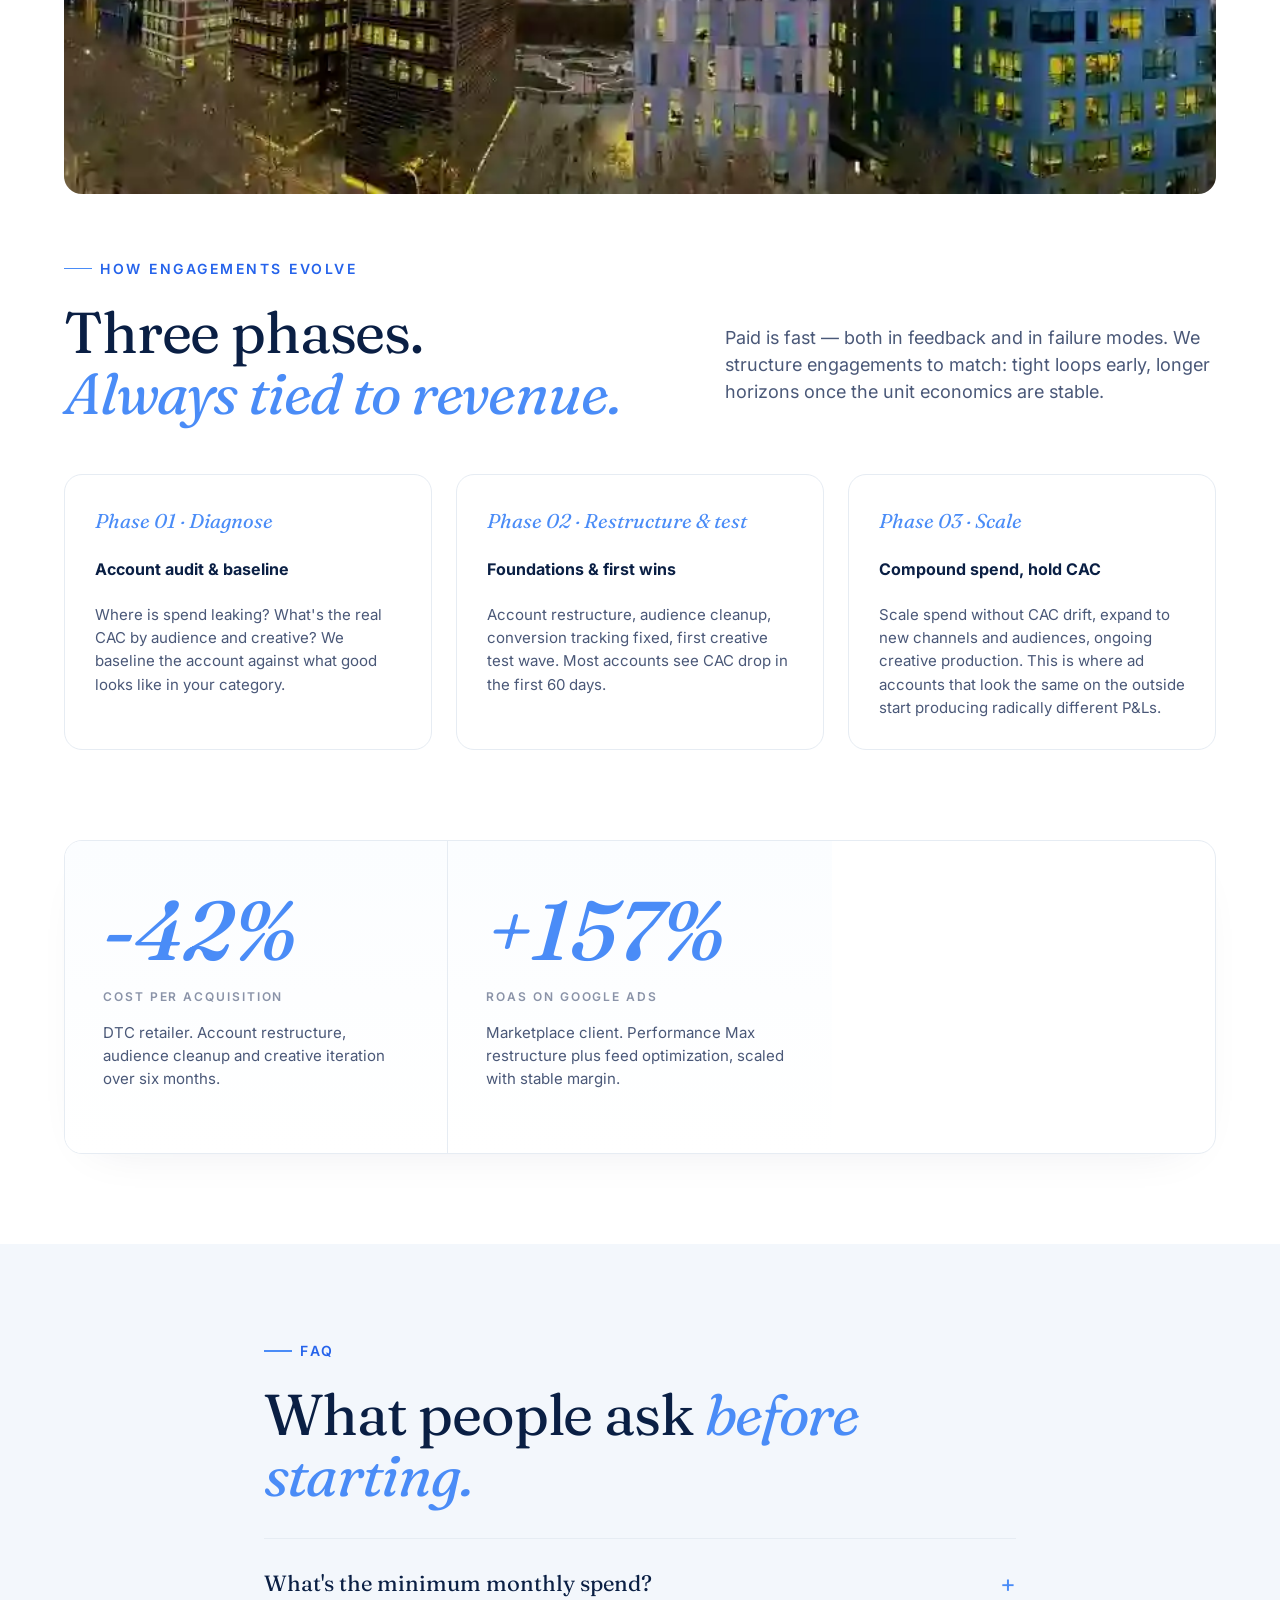
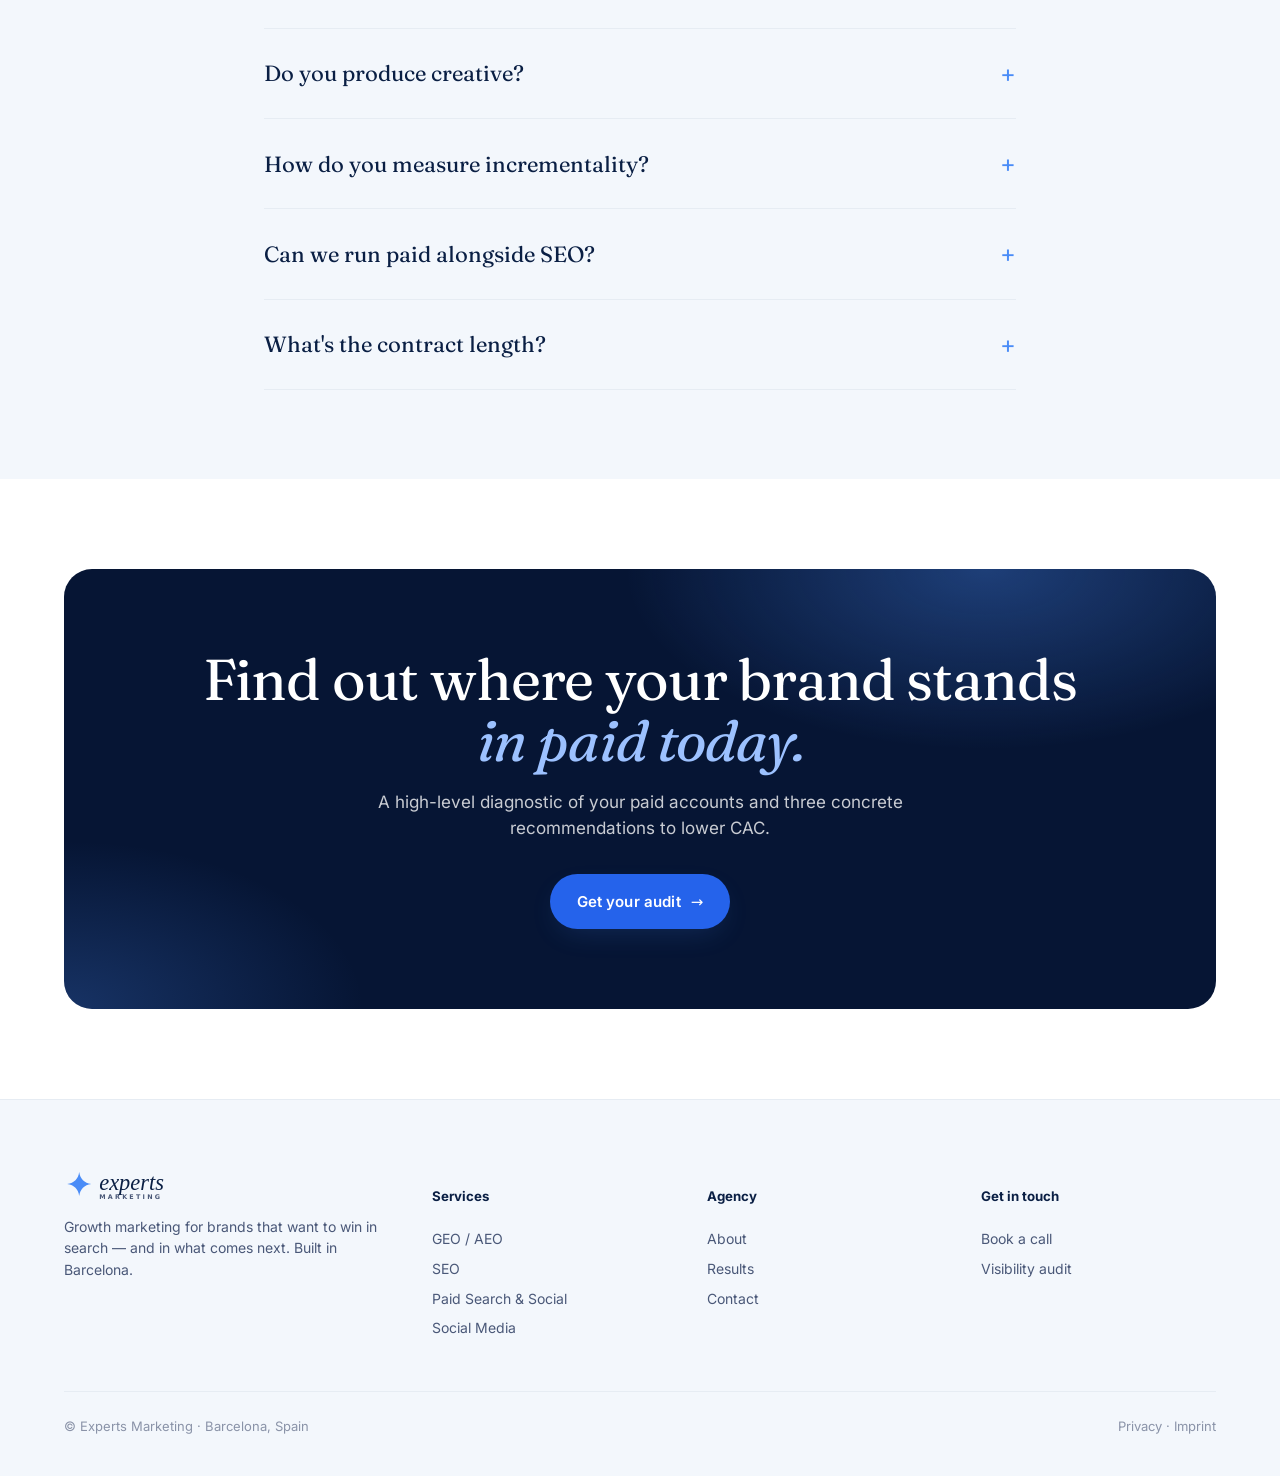
<file: services/paid-search-social.html>
<!doctype html>
<html lang="en">
<head>
  <meta charset="utf-8" />
  <!-- Google Tag Manager (loaded after page load / on first interaction) -->
  <script>(function(w,d,s,l,i){
  w[l]=w[l]||[];w[l].push({'gtm.start':new Date().getTime(),event:'gtm.js'});
  var done=false;
  function load(){if(done)return;done=true;
    var f=d.getElementsByTagName(s)[0],j=d.createElement(s),dl=l!='dataLayer'?'&l='+l:'';
    j.async=true;j.src='https://www.googletagmanager.com/gtm.js?id='+i+dl;
    f.parentNode.insertBefore(j,f);}
  function schedule(){'requestIdleCallback' in w?w.requestIdleCallback(load,{timeout:2500}):setTimeout(load,1500);}
  ['scroll','pointerdown','keydown','touchstart'].forEach(function(e){
    w.addEventListener(e,load,{passive:true,once:true});});
  d.readyState==='complete'?schedule():w.addEventListener('load',schedule);
  })(window,document,'script','dataLayer','GTM-5XZ8778');</script>
  <!-- End Google Tag Manager -->
  <meta name="viewport" content="width=device-width, initial-scale=1" />
  <link rel="icon" href="/favicon.ico" sizes="32x32" />
  <link rel="icon" type="image/svg+xml" href="../assets/images/favicon.svg" />
  <title>Paid Search &amp; Paid Social — Experts Marketing</title>
  <meta name="description" content="Performance media on Google, Meta and LinkedIn — built around your unit economics." />
  <link rel="preload" href="../assets/fonts/inter-v20-latin-regular.woff2" as="font" type="font/woff2" crossorigin>
  <link rel="preload" href="../assets/fonts/fraunces-v38-latin-regular.woff2" as="font" type="font/woff2" crossorigin>
  <style>@font-face{font-family:'Fraunces';font-style:normal;font-weight:400;font-display:swap;src:url('../assets/fonts/fraunces-v38-latin-regular.woff2') format('woff2')}@font-face{font-family:'Fraunces';font-style:italic;font-weight:400;font-display:swap;src:url('../assets/fonts/fraunces-v38-latin-italic.woff2') format('woff2')}@font-face{font-family:'Fraunces';font-style:normal;font-weight:500;font-display:swap;src:url('../assets/fonts/fraunces-v38-latin-500.woff2') format('woff2')}@font-face{font-family:'Fraunces';font-style:italic;font-weight:500;font-display:swap;src:url('../assets/fonts/fraunces-v38-latin-500italic.woff2') format('woff2')}@font-face{font-family:'Fraunces';font-style:normal;font-weight:600;font-display:swap;src:url('../assets/fonts/fraunces-v38-latin-600.woff2') format('woff2')}@font-face{font-family:'Fraunces';font-style:italic;font-weight:600;font-display:swap;src:url('../assets/fonts/fraunces-v38-latin-600italic.woff2') format('woff2')}@font-face{font-family:'Inter';font-style:normal;font-weight:400;font-display:swap;src:url('../assets/fonts/inter-v20-latin-regular.woff2') format('woff2')}@font-face{font-family:'Inter';font-style:italic;font-weight:400;font-display:swap;src:url('../assets/fonts/inter-v20-latin-italic.woff2') format('woff2')}@font-face{font-family:'Inter';font-style:normal;font-weight:500;font-display:swap;src:url('../assets/fonts/inter-v20-latin-500.woff2') format('woff2')}@font-face{font-family:'Inter';font-style:italic;font-weight:500;font-display:swap;src:url('../assets/fonts/inter-v20-latin-500italic.woff2') format('woff2')}@font-face{font-family:'Inter';font-style:normal;font-weight:600;font-display:swap;src:url('../assets/fonts/inter-v20-latin-600.woff2') format('woff2')}@font-face{font-family:'Inter';font-style:italic;font-weight:600;font-display:swap;src:url('../assets/fonts/inter-v20-latin-600italic.woff2') format('woff2')}@font-face{font-family:'Inter';font-style:normal;font-weight:700;font-display:swap;src:url('../assets/fonts/inter-v20-latin-700.woff2') format('woff2')}@font-face{font-family:'Inter';font-style:italic;font-weight:700;font-display:swap;src:url('../assets/fonts/inter-v20-latin-700italic.woff2') format('woff2')}</style>
  <link rel="stylesheet" href="../assets/styles.css" />
</head>
<body>
<!-- Google Tag Manager (noscript) -->
<noscript><iframe src="https://www.googletagmanager.com/ns.html?id=GTM-5XZ8778"
height="0" width="0" style="display:none;visibility:hidden"></iframe></noscript>
<!-- End Google Tag Manager (noscript) -->

  <header class="nav">
    <div class="nav-inner">
      <a class="nav-logo" href="../index.html">
        <img src="../assets/images/logo.svg" alt="Experts Marketing" />
      </a>
      <nav class="nav-links">
        <a href="geo-aeo.html">GEO / AEO</a>
        <a href="seo.html">SEO</a>
        <a class="active" href="paid-search-social.html">Paid Ads</a>
        <a href="social-media.html">Social</a>
        <a href="../results.html">Case Studies</a>
        <a href="../about.html">About us</a>
        <a class="btn btn-primary nav-cta" href="../contact.html">Get AI Visibility Review</a>
      </nav>
      <button class="nav-burger" type="button"
              aria-label="Open menu" aria-expanded="false" aria-controls="mobile-menu">
        <span></span><span></span><span></span>
      </button>
    </div>
      <nav class="nav-mobile" id="mobile-menu" aria-label="Mobile navigation"></nav>
  </header>

  <section class="hero hero-bg-encants">
    <div class="container">
      <span class="eyebrow">Service · 03</span>
      <h1>Performance media,<br/>built on <em>unit economics.</em></h1>
      <p class="lead">
        Google, Meta, LinkedIn and TikTok — run by people who care about
        CAC and LTV more than dashboards. Creative, audiences, landing
        pages and bidding, treated as one connected system.
      </p>
      <div class="actions">
        <a class="btn btn-primary btn-arrow" href="../contact.html">Start a conversation</a>
        <a class="btn btn-ghost" href="#how">How we work</a>
      </div>
    </div>
  </section>

  <section style="padding-top: 0;">
    <div class="container">
      <div class="two-col" style="margin-bottom: 50px;">
        <div>
          <span class="eyebrow">What we do</span>
          <h2>Every lever<br/><em>that moves CAC.</em></h2>
        </div>
        <p class="lead">
          Bidding gets you ten percent. Creative, audiences and landing
          pages get you the other ninety. We work all of them.
        </p>
      </div>

      <div class="grid grid-3">
        <div class="card">
          <div class="accent-line"></div>
          <h3>Paid Search</h3>
          <p>Google Ads, Performance Max, Microsoft Ads. Account structure, query mining, bid strategy and feed optimization for ecommerce.</p>
        </div>
        <div class="card">
          <div class="accent-line"></div>
          <h3>Paid Social</h3>
          <p>Meta, LinkedIn, TikTok. Audience strategy, creative testing systems, full-funnel campaign architecture and incrementality.</p>
        </div>
        <div class="card">
          <div class="accent-line"></div>
          <h3>Creative &amp; landing pages</h3>
          <p>The creative production cadence and landing-page testing that most agencies treat as someone else's problem. We treat it as ours.</p>
        </div>
      </div>
    </div>
  </section>

  <section class="section-tight">
    <div class="container">
      <div class="img-block img-wide">
        <img src="../assets/images/bcn-skyscrapers.webp" alt="Barcelona skyscrapers" />
      </div>
    </div>
  </section>

  <section id="how" style="padding-top: 0;">
    <div class="container">
      <div class="two-col" style="margin-bottom: 50px; align-items: end;">
        <div>
          <span class="eyebrow">How engagements evolve</span>
          <h2>Three phases.<br/><em>Always tied to revenue.</em></h2>
        </div>
        <p class="lead">
          Paid is fast — both in feedback and in failure modes. We
          structure engagements to match: tight loops early, longer
          horizons once the unit economics are stable.
        </p>
      </div>

      <div class="steps">
        <div class="step">
          <div class="step-num">Phase 01 · Diagnose</div>
          <h4>Account audit &amp; baseline</h4>
          <p>Where is spend leaking? What's the real CAC by audience and creative? We baseline the account against what good looks like in your category.</p>
        </div>
        <div class="step">
          <div class="step-num">Phase 02 · Restructure &amp; test</div>
          <h4>Foundations &amp; first wins</h4>
          <p>Account restructure, audience cleanup, conversion tracking fixed, first creative test wave. Most accounts see CAC drop in the first 60 days.</p>
        </div>
        <div class="step">
          <div class="step-num">Phase 03 · Scale</div>
          <h4>Compound spend, hold CAC</h4>
          <p>Scale spend without CAC drift, expand to new channels and audiences, ongoing creative production. This is where ad accounts that look the same on the outside start producing radically different P&amp;Ls.</p>
        </div>
      </div>
    </div>
  </section>

  <section style="padding-top: 0;">
    <div class="container">
      <div class="kpi-grid">
        <div class="kpi">
          <div class="num">-42%</div>
          <div class="label">Cost per acquisition</div>
          <p class="desc">DTC retailer. Account restructure, audience cleanup and creative iteration over six months.</p>
        </div>
        <div class="kpi">
          <div class="num">+157%</div>
          <div class="label">ROAS on Google Ads</div>
          <p class="desc">Marketplace client. Performance Max restructure plus feed optimization, scaled with stable margin.</p>
        </div>
      </div>
    </div>
  </section>

  <section style="background: var(--bg-alt);">
    <div class="container" style="max-width: 880px;">
      <span class="eyebrow">FAQ</span>
      <h2 style="margin-bottom: 32px;">What people ask <em>before starting.</em></h2>
      <div class="faq">
        <details>
          <summary>What's the minimum monthly spend?</summary>
          <p>We typically start engagements at €15k/month media spend or above. Below that, the math on agency fees vs. in-house rarely works in the client's favor.</p>
        </details>
        <details>
          <summary>Do you produce creative?</summary>
          <p>Yes. Creative production cadence is part of every engagement — usually a mix of motion graphics, static and UGC. We can also slot into existing creative teams when that's the better fit.</p>
        </details>
        <details>
          <summary>How do you measure incrementality?</summary>
          <p>Geo holdouts, brand search lift, MMM where budget allows. We're skeptical of last-click reporting and we'll say so on day one.</p>
        </details>
        <details>
          <summary>Can we run paid alongside SEO?</summary>
          <p>Strongly recommended. Paid tells us what converts, SEO defends those terms organically. The two share data and feed each other.</p>
        </details>
        <details>
          <summary>What's the contract length?</summary>
          <p>Three-month minimum, then month-to-month. We don't lock clients into long contracts — if the work isn't producing, you should be free to leave.</p>
        </details>
      </div>
    </div>
  </section>

  <section>
    <div class="container">
      <div class="banner">
        <h2>Find out where your brand stands<br/><em>in paid today.</em></h2>
        <p>A high-level diagnostic of your paid accounts and three concrete recommendations to lower CAC.</p>
        <a class="btn btn-primary btn-arrow" href="../contact.html">Get your audit</a>
      </div>
    </div>
  </section>

  <footer class="footer">
    <div class="container">
      <div class="footer-inner">
        <div class="brand">
          <img src="../assets/images/logo.svg" alt="Experts Marketing" style="height: 40px; width: auto;" />
          <p>Growth marketing for brands that want to win in search — and in what comes next. Built in Barcelona.</p>
        </div>
        <div>
          <h5>Services</h5>
          <ul>
            <li><a href="geo-aeo.html">GEO / AEO</a></li>
            <li><a href="seo.html">SEO</a></li>
            <li><a href="paid-search-social.html">Paid Search &amp; Social</a></li>
            <li><a href="social-media.html">Social Media</a></li>
          </ul>
        </div>
        <div>
          <h5>Agency</h5>
          <ul>
            <li><a href="../about.html">About</a></li>
            <li><a href="../results.html">Results</a></li>
            <li><a href="../contact.html">Contact</a></li>
          </ul>
        </div>
        <div>
          <h5>Get in touch</h5>
          <ul>
            <li><a href="../contact.html">Book a call</a></li>
            <li><a href="../contact.html">Visibility audit</a></li>
          </ul>
        </div>
      </div>
      <div class="legal">
        <span>© Experts Marketing · Barcelona, Spain</span>
        <span>Privacy · Imprint</span>
      </div>
    </div>
  </footer>

  <script>
  (function () {
    var nav    = document.querySelector('.nav');
    var burger = document.querySelector('.nav-burger');
    var menu   = document.getElementById('mobile-menu');
    if (!nav || !burger || !menu) return;

    document.querySelectorAll('.nav-links a').forEach(function (link) {
      menu.appendChild(link.cloneNode(true));
    });

    function setOpen(open) {
      burger.classList.toggle('is-open', open);
      menu.classList.toggle('is-open', open);
      burger.setAttribute('aria-expanded', open ? 'true' : 'false');
      burger.setAttribute('aria-label', open ? 'Close menu' : 'Open menu');
    }
    function isOpen() { return menu.classList.contains('is-open'); }

    burger.addEventListener('click', function (e) {
      e.stopPropagation();
      setOpen(!isOpen());
    });
    document.addEventListener('click', function (e) {
      if (isOpen() && !nav.contains(e.target)) setOpen(false);
    });
    document.addEventListener('keydown', function (e) {
      if (e.key === 'Escape' && isOpen()) { setOpen(false); burger.focus(); }
    });
    menu.addEventListener('click', function (e) {
      if (e.target.closest('a')) setOpen(false);
    });
    window.addEventListener('resize', function () {
      if (window.innerWidth > 760 && isOpen()) setOpen(false);
    });
  })();
  </script>
</body>
</html>
</file>
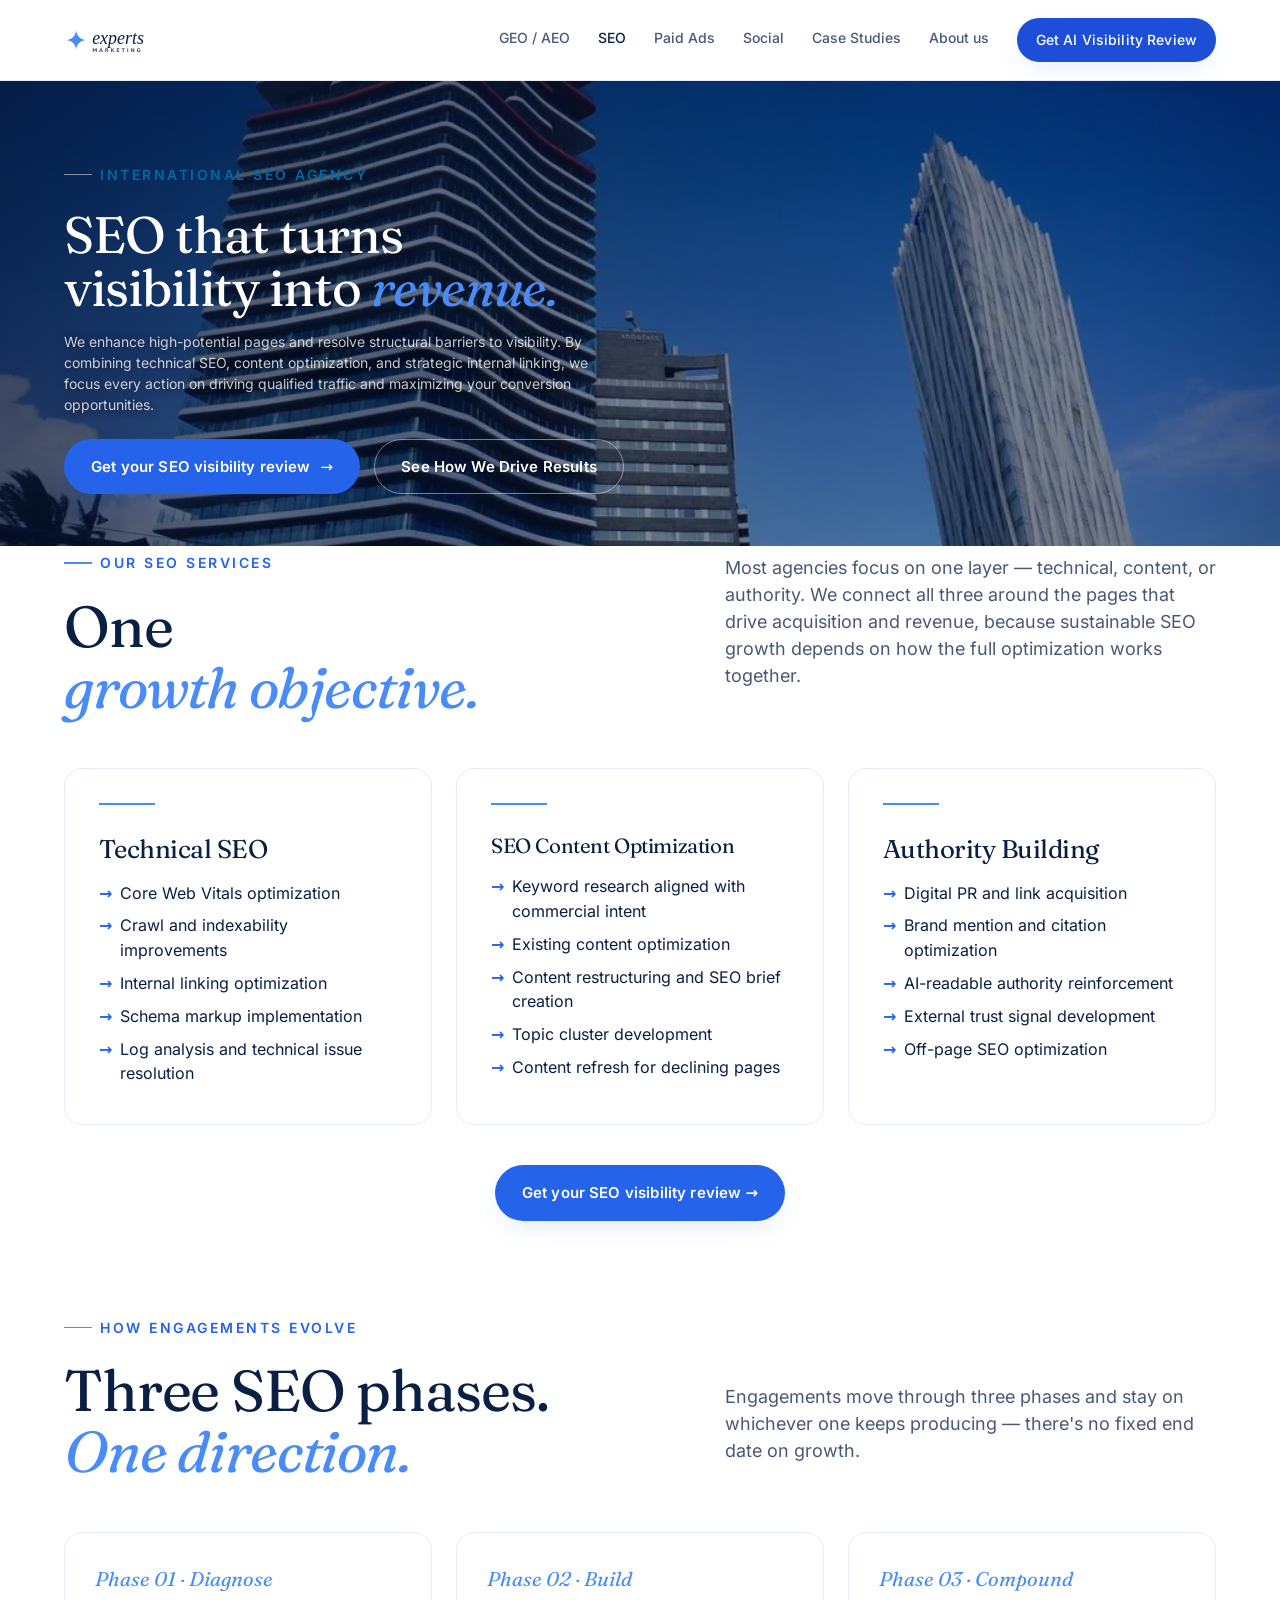
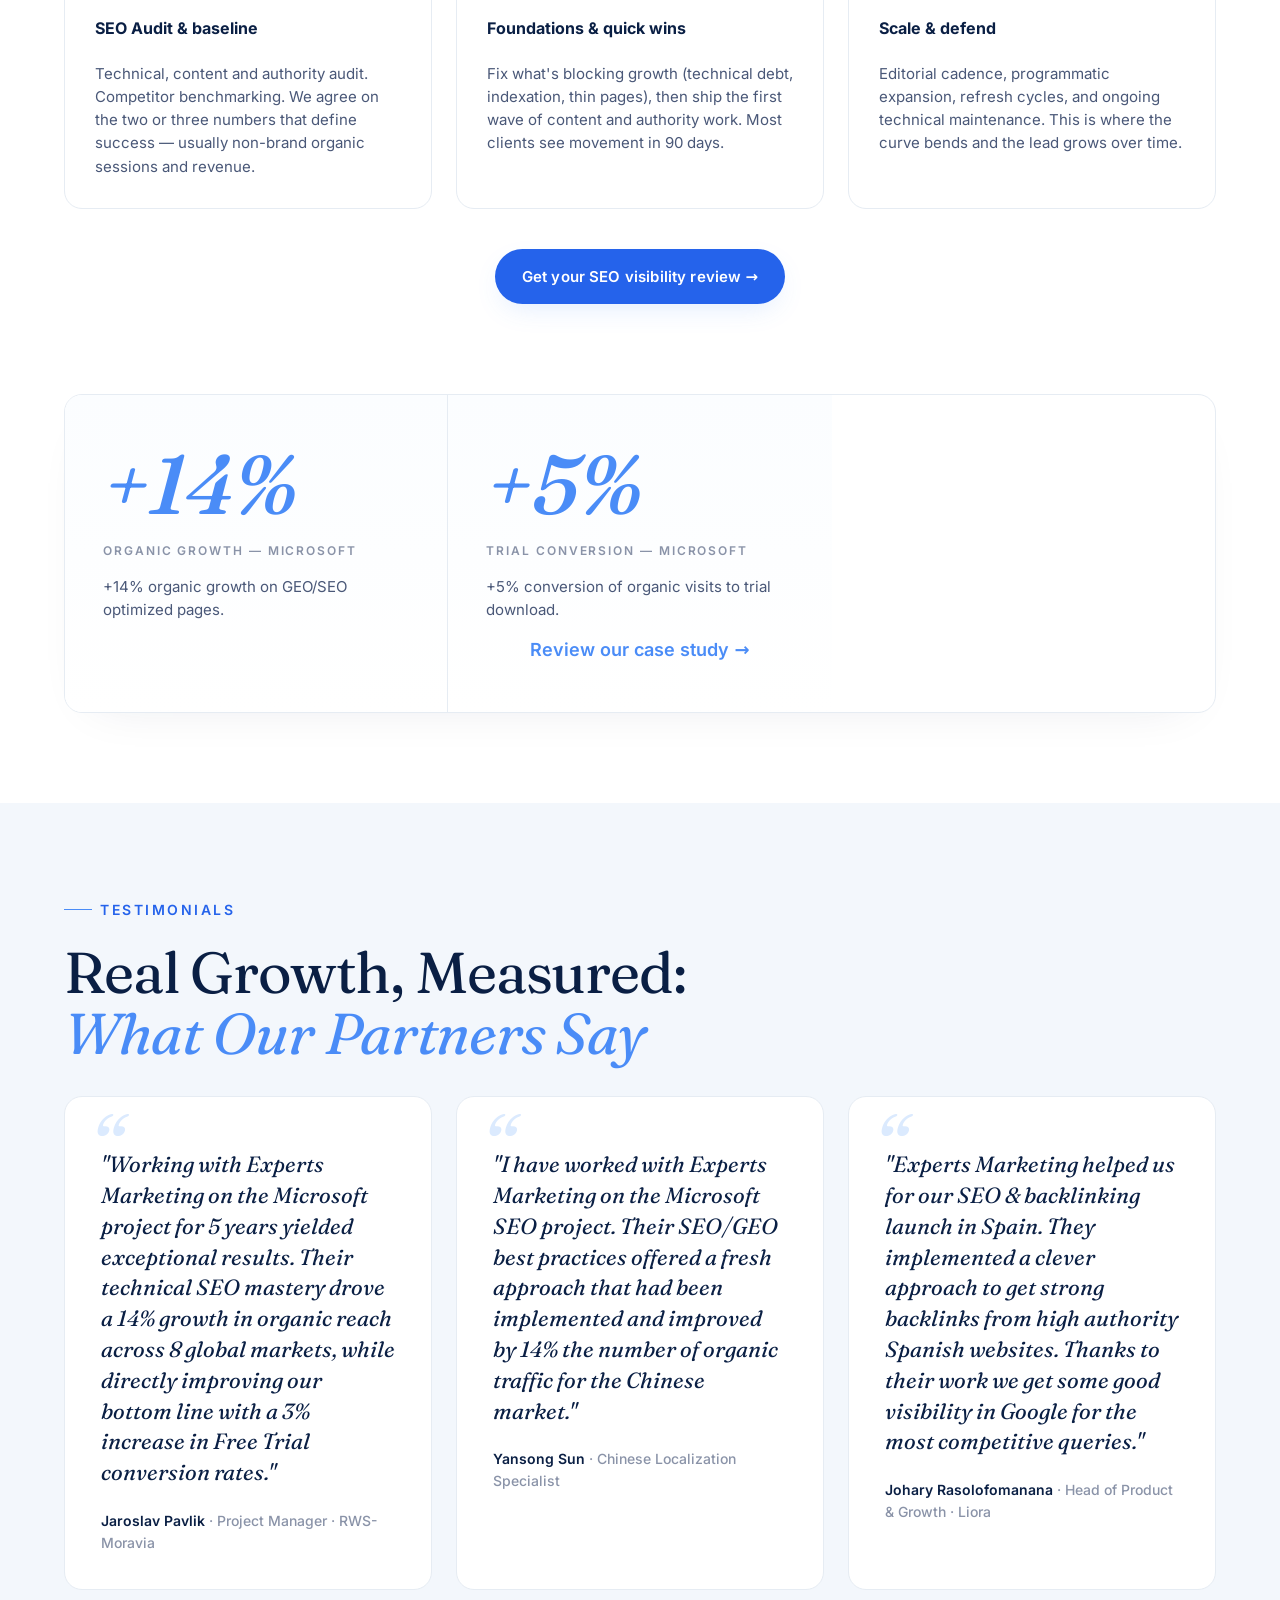
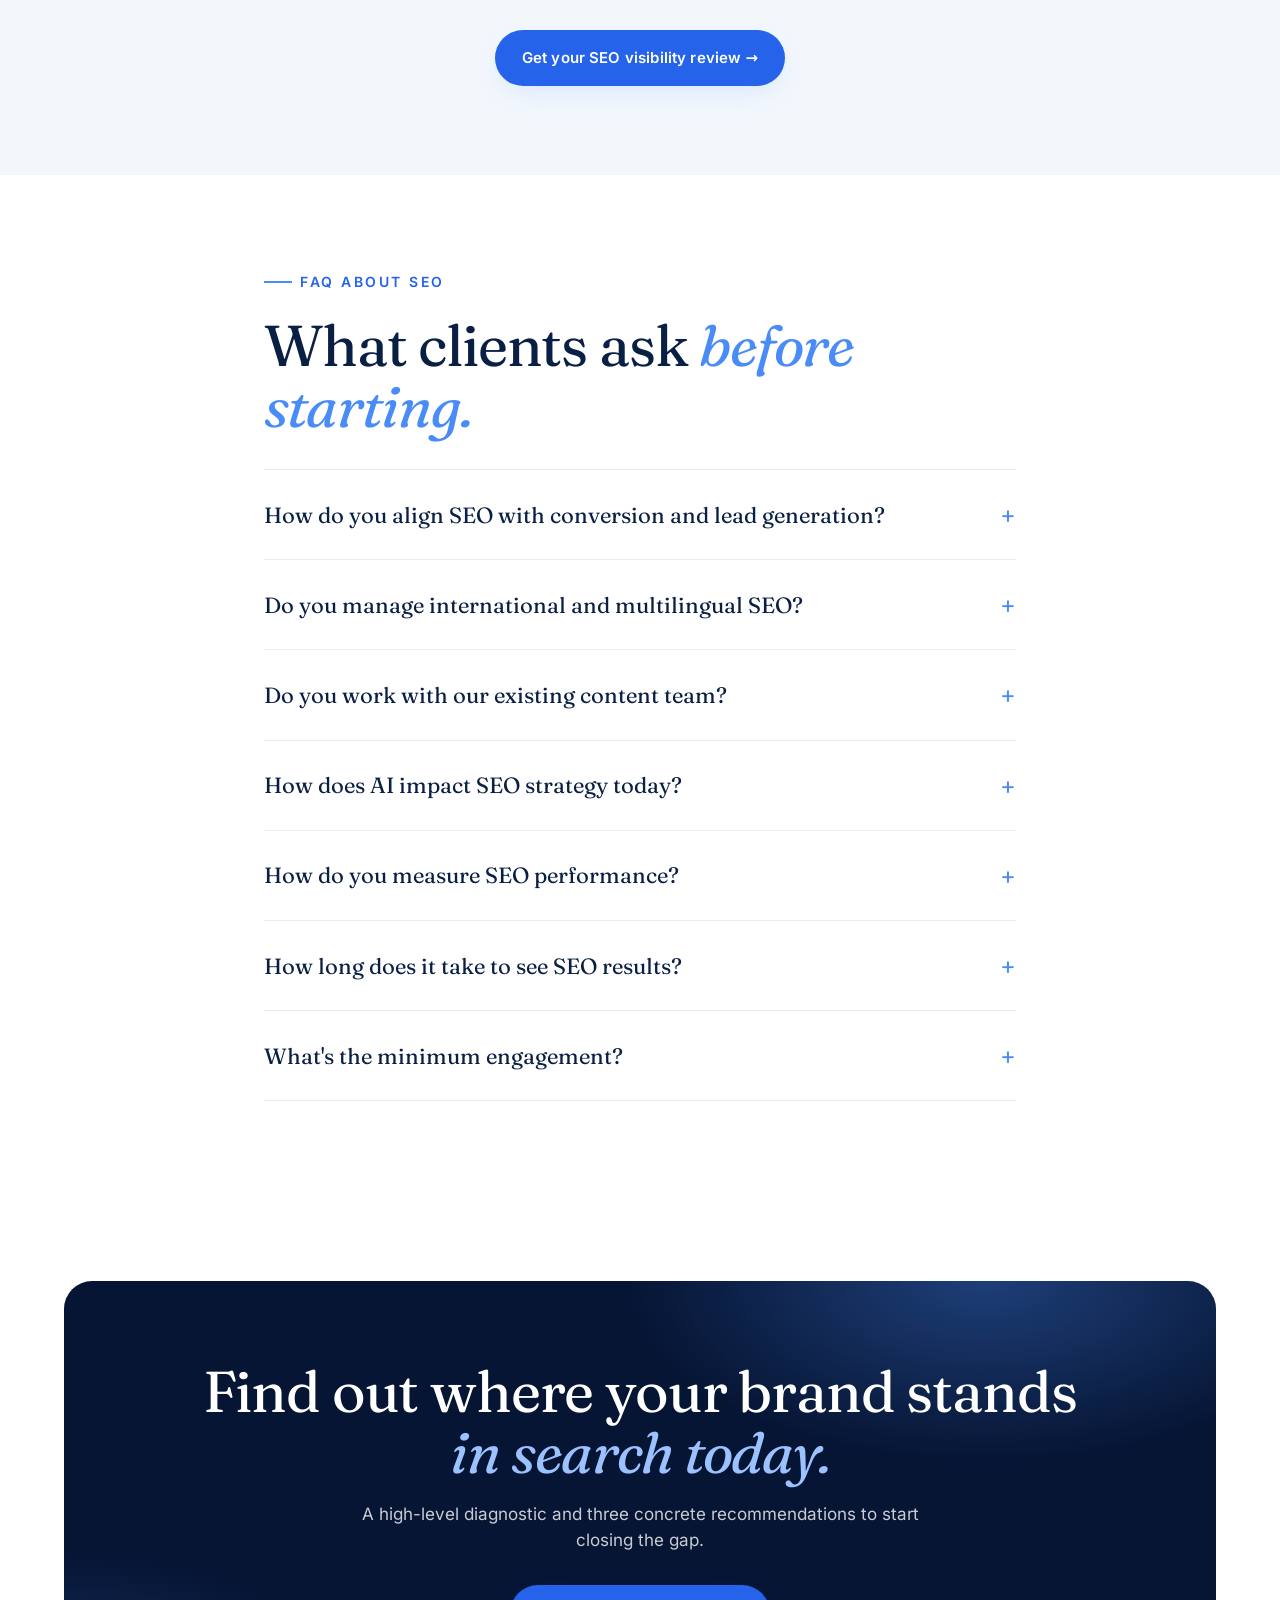
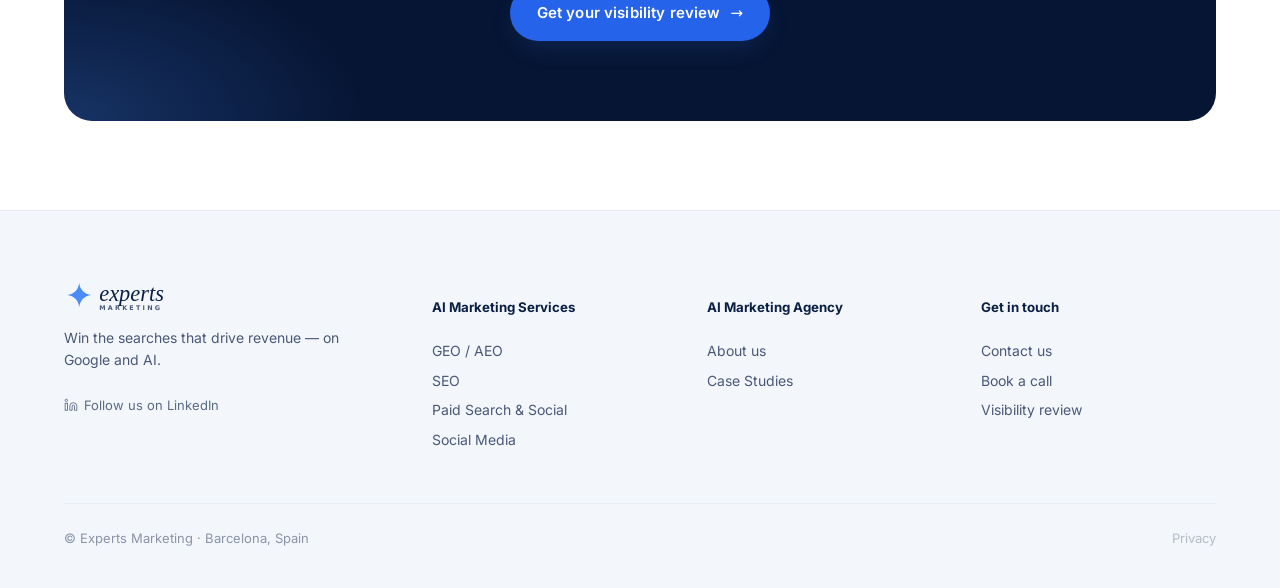
<file: services/seo.html>
<!doctype html>
<html lang="en">
<head>
  <meta charset="utf-8" />
  <!-- Google Tag Manager (loaded after page load / on first interaction) -->
  <script>(function(w,d,s,l,i){
  w[l]=w[l]||[];w[l].push({'gtm.start':new Date().getTime(),event:'gtm.js'});
  var done=false;
  function load(){if(done)return;done=true;
    var f=d.getElementsByTagName(s)[0],j=d.createElement(s),dl=l!='dataLayer'?'&l='+l:'';
    j.async=true;j.src='https://www.googletagmanager.com/gtm.js?id='+i+dl;
    f.parentNode.insertBefore(j,f);}
  function schedule(){'requestIdleCallback' in w?w.requestIdleCallback(load,{timeout:2500}):setTimeout(load,1500);}
  ['scroll','pointerdown','keydown','touchstart'].forEach(function(e){
    w.addEventListener(e,load,{passive:true,once:true});});
  d.readyState==='complete'?schedule():w.addEventListener('load',schedule);
  })(window,document,'script','dataLayer','GTM-5XZ8778');</script>
  <!-- End Google Tag Manager -->
  <meta name="viewport" content="width=device-width, initial-scale=1" />
  <link rel="icon" href="/favicon.ico" sizes="32x32" />
  <link rel="icon" type="image/svg+xml" href="../assets/images/favicon.svg" />
  <title>SEO — Experts Marketing</title>
  <meta name="description" content="Technical, on-page and editorial SEO that compounds traffic month after month." />
  <link rel="preload" href="../assets/fonts/inter-v20-latin-regular.woff2" as="font" type="font/woff2" crossorigin>
  <link rel="preload" href="../assets/fonts/fraunces-v38-latin-regular.woff2" as="font" type="font/woff2" crossorigin>
  <style>@font-face{font-family:'Fraunces';font-style:normal;font-weight:400;font-display:swap;src:url('../assets/fonts/fraunces-v38-latin-regular.woff2') format('woff2')}@font-face{font-family:'Fraunces';font-style:italic;font-weight:400;font-display:swap;src:url('../assets/fonts/fraunces-v38-latin-italic.woff2') format('woff2')}@font-face{font-family:'Fraunces';font-style:normal;font-weight:500;font-display:swap;src:url('../assets/fonts/fraunces-v38-latin-500.woff2') format('woff2')}@font-face{font-family:'Fraunces';font-style:italic;font-weight:500;font-display:swap;src:url('../assets/fonts/fraunces-v38-latin-500italic.woff2') format('woff2')}@font-face{font-family:'Fraunces';font-style:normal;font-weight:600;font-display:swap;src:url('../assets/fonts/fraunces-v38-latin-600.woff2') format('woff2')}@font-face{font-family:'Fraunces';font-style:italic;font-weight:600;font-display:swap;src:url('../assets/fonts/fraunces-v38-latin-600italic.woff2') format('woff2')}@font-face{font-family:'Inter';font-style:normal;font-weight:400;font-display:swap;src:url('../assets/fonts/inter-v20-latin-regular.woff2') format('woff2')}@font-face{font-family:'Inter';font-style:italic;font-weight:400;font-display:swap;src:url('../assets/fonts/inter-v20-latin-italic.woff2') format('woff2')}@font-face{font-family:'Inter';font-style:normal;font-weight:500;font-display:swap;src:url('../assets/fonts/inter-v20-latin-500.woff2') format('woff2')}@font-face{font-family:'Inter';font-style:italic;font-weight:500;font-display:swap;src:url('../assets/fonts/inter-v20-latin-500italic.woff2') format('woff2')}@font-face{font-family:'Inter';font-style:normal;font-weight:600;font-display:swap;src:url('../assets/fonts/inter-v20-latin-600.woff2') format('woff2')}@font-face{font-family:'Inter';font-style:italic;font-weight:600;font-display:swap;src:url('../assets/fonts/inter-v20-latin-600italic.woff2') format('woff2')}@font-face{font-family:'Inter';font-style:normal;font-weight:700;font-display:swap;src:url('../assets/fonts/inter-v20-latin-700.woff2') format('woff2')}@font-face{font-family:'Inter';font-style:italic;font-weight:700;font-display:swap;src:url('../assets/fonts/inter-v20-latin-700italic.woff2') format('woff2')}</style>
  <link rel="stylesheet" href="../assets/styles.css" />
</head>
<body>
<!-- Google Tag Manager (noscript) -->
<noscript><iframe src="https://www.googletagmanager.com/ns.html?id=GTM-5XZ8778"
height="0" width="0" style="display:none;visibility:hidden"></iframe></noscript>
<!-- End Google Tag Manager (noscript) -->

  <header class="nav">
    <div class="nav-inner">
      <a class="nav-logo" href="../index.html">
        <img src="../assets/images/logo.svg" alt="Experts Marketing" />
      </a>
      <nav class="nav-links">
        <a href="geo-aeo.html">GEO / AEO</a>
        <a class="active" href="seo.html">SEO</a>
        <a href="paid-search-social.html">Paid Ads</a>
        <a href="social-media.html">Social</a>
        <a href="../results.html">Case Studies</a>
        <a href="../about.html">About us</a>
        <a class="btn btn-primary nav-cta" href="../contact.html">Get AI Visibility Review</a>
      </nav>
      <button class="nav-burger" type="button"
              aria-label="Open menu" aria-expanded="false" aria-controls="mobile-menu">
        <span></span><span></span><span></span>
      </button>
    </div>
      <nav class="nav-mobile" id="mobile-menu" aria-label="Mobile navigation"></nav>
  </header>

  <section class="hero hero-bg-towers">
    <div class="container">
      <span class="eyebrow">INTERNATIONAL SEO AGENCY</span>
      <h1>SEO that turns<br/>visibility into <em>revenue.</em></h1>
      <p class="lead">
        We enhance high-potential pages and resolve structural barriers to visibility.
        By combining technical SEO, content optimization, and strategic internal linking,
        we focus every action on driving qualified traffic and maximizing your conversion opportunities.
      </p>
      <div class="actions">
        <a class="btn btn-primary btn-arrow" href="../contact.html">Get your SEO visibility review</a>
        <a class="btn btn-ghost" href="../results.html#case-microsoft">See How We Drive Results</a>
      </div>
    </div>
  </section>

  <!-- WHAT WE DO -->
  <section style="padding-top: 0;">
    <div class="container">
      <div class="two-col" style="margin-bottom: 50px;">
        <div>
          <span class="eyebrow">OUR SEO SERVICES</span>
          <h2>One<br/><em>growth objective.</em></h2>
        </div>
        <p class="lead">
          Most agencies focus on one layer — technical, content, or authority.
          We connect all three around the pages that drive acquisition and revenue,
          because sustainable SEO growth depends on how the full optimization works together.
        </p>
      </div>

      <div class="grid grid-3">
        <div class="card">
          <div class="accent-line"></div>
          <h3>Technical SEO</h3>
          <ul class="icon-list">
            <li>Core Web Vitals optimization</li>
            <li>Crawl and indexability improvements</li>
            <li>Internal linking optimization</li>
            <li>Schema markup implementation</li>
            <li>Log analysis and technical issue resolution</li>
          </ul>
        </div>
        <div class="card">
          <div class="accent-line"></div>
          <h3 class="card-title-fit">SEO Content Optimization</h3>
          <ul class="icon-list">
            <li>Keyword research aligned with commercial intent</li>
            <li>Existing content optimization</li>
            <li>Content restructuring and SEO brief creation</li>
            <li>Topic cluster development</li>
            <li>Content refresh for declining pages</li>
          </ul>
        </div>
        <div class="card">
          <div class="accent-line"></div>
          <h3>Authority Building</h3>
          <ul class="icon-list">
            <li>Digital PR and link acquisition</li>
            <li>Brand mention and citation optimization</li>
            <li>AI-readable authority reinforcement</li>
            <li>External trust signal development</li>
            <li>Off-page SEO optimization</li>
          </ul>
        </div>
      </div>

      <div style="text-align: center; margin-top: 40px;">
        <a class="btn btn-primary" href="../contact.html">Get your SEO visibility review →</a>
      </div>
    </div>
  </section>

  <!-- HOW ENGAGEMENTS EVOLVE -->
  <section id="how" style="padding-top: 0;">
    <div class="container">
      <div class="two-col" style="margin-bottom: 50px; align-items: end;">
        <div>
          <span class="eyebrow">How engagements evolve</span>
          <h2>Three SEO phases.<br/><em>One direction.</em></h2>
        </div>
        <p class="lead">
          Engagements move through three phases
          and stay on whichever one keeps producing — there's no fixed
          end date on growth.
        </p>
      </div>

      <div class="steps">
        <div class="step">
          <div class="step-num">Phase 01 · Diagnose</div>
          <h4>SEO Audit &amp; baseline</h4>
          <p>Technical, content and authority audit. Competitor benchmarking. We agree on the two or three numbers that define success — usually non-brand organic sessions and revenue.</p>
        </div>
        <div class="step">
          <div class="step-num">Phase 02 · Build</div>
          <h4>Foundations &amp; quick wins</h4>
          <p>Fix what's blocking growth (technical debt, indexation, thin pages), then ship the first wave of content and authority work. Most clients see movement in 90 days.</p>
        </div>
        <div class="step">
          <div class="step-num">Phase 03 · Compound</div>
          <h4>Scale &amp; defend</h4>
          <p>Editorial cadence, programmatic expansion, refresh cycles, and ongoing technical maintenance. This is where the curve bends and the lead grows over time.</p>
        </div>
      </div>

      <div style="text-align: center; margin-top: 40px;">
        <a class="btn btn-primary" href="../contact.html">Get your SEO visibility review →</a>
      </div>
    </div>
  </section>

  <!-- KPI -->
  <section style="padding-top: 0;">
    <div class="container">
      <div class="kpi-grid">
        <div class="kpi">
          <div class="num">+14%</div>
          <div class="label">Organic growth — Microsoft</div>
          <p class="desc">+14% organic growth on GEO/SEO optimized pages.</p>
        </div>
        <div class="kpi">
          <div class="num">+5%</div>
          <div class="label">Trial conversion — Microsoft</div>
          <p class="desc">+5% conversion of organic visits to trial download.</p>
          <a href="../results.html#case-microsoft" class="kpi-link kpi-link-center">Review our case study →</a>
        </div>
      </div>
    </div>
  </section>

  <!-- TESTIMONIALS -->
  <section style="background: var(--bg-alt);">
    <div class="container">
      <span class="eyebrow">Testimonials</span>
      <h2 style="margin-bottom: 32px;">Real Growth, Measured:<br/><em>What Our Partners Say</em></h2>
      <div class="grid grid-3">
        <div class="testimonial">
          <blockquote>"Working with Experts Marketing on the Microsoft project for 5 years yielded exceptional results. Their technical SEO mastery drove a 14% growth in organic reach across 8 global markets, while directly improving our bottom line with a 3% increase in Free Trial conversion rates."</blockquote>
          <cite><strong>Jaroslav Pavlik</strong> · Project Manager · RWS-Moravia</cite>
        </div>
        <div class="testimonial">
          <blockquote>"I have worked with Experts Marketing on the Microsoft SEO project. Their SEO/GEO best practices offered a fresh approach that had been implemented and improved by 14% the number of organic traffic for the Chinese market."</blockquote>
          <cite><strong>Yansong Sun</strong> · Chinese Localization Specialist</cite>
        </div>
        <div class="testimonial">
          <blockquote>"Experts Marketing helped us for our SEO &amp; backlinking launch in Spain. They implemented a clever approach to get strong backlinks from high authority Spanish websites. Thanks to their work we get some good visibility in Google for the most competitive queries."</blockquote>
          <cite><strong>Johary Rasolofomanana</strong> · Head of Product &amp; Growth · Liora</cite>
        </div>
      </div>
      <div style="text-align: center; margin-top: 40px;">
        <a class="btn btn-primary" href="../contact.html">Get your SEO visibility review →</a>
      </div>
    </div>
  </section>

  <!-- FAQ -->
  <section>
    <div class="container" style="max-width: 880px;">
      <span class="eyebrow">FAQ about SEO</span>
      <h2 style="margin-bottom: 32px;">What clients ask <em>before starting.</em></h2>
      <div class="faq">
        <details>
          <summary>How do you align SEO with conversion and lead generation?</summary>
          <p>We optimize content and landing pages around commercial intent, not only traffic volume. The objective is to attract users more likely to convert into leads or customers.</p>
        </details>
        <details>
          <summary>Do you manage international and multilingual SEO?</summary>
          <p>Yes. We work with many global companies for various markets such as Microsoft, Tenable or Indeed. We have experience optimizing SEO performance across multiple markets and languages including English, French, Spanish, German, Italian, Portuguese, Dutch, Japanese, and Chinese.</p>
        </details>
        <details>
          <summary>Do you work with our existing content team?</summary>
          <p>Yes. Many clients already have an editorial team — we plug into that with briefs, technical guidelines, and review. Other clients use our editorial network end-to-end. Both work.</p>
        </details>
        <details>
          <summary>How does AI impact SEO strategy today?</summary>
          <p>AI-driven search is changing how users discover brands and consume information. Our SEO approach integrates AI visibility optimization to strengthen both traditional search performance and visibility in AI-generated answers.</p>
        </details>
        <details>
          <summary>How do you measure SEO performance?</summary>
          <p>We focus on business-oriented KPIs such as: qualified organic traffic, non-branded search growth, conversion performance, lead generation, and visibility on strategic commercial queries.</p>
        </details>
        <details>
          <summary>How long does it take to see SEO results?</summary>
          <p>Technical and structural improvements can generate early visibility gains within a few weeks. More significant growth in rankings, qualified traffic, and authority typically builds over several months through continuous optimization.</p>
        </details>
        <details>
          <summary>What's the minimum engagement?</summary>
          <p>Three months for any meaningful work, six months to nine months to evaluate impact properly. We don't take on engagements where the timeline doesn't match the channel — it's not fair to either side.</p>
        </details>
      </div>
    </div>
  </section>

  <!-- CTA -->
  <section>
    <div class="container">
      <div class="banner">
        <h2>Find out where your brand stands<br/><em>in search today.</em></h2>
        <p>A high-level diagnostic and three concrete recommendations to start closing the gap.</p>
        <a class="btn btn-primary btn-arrow" href="../contact.html">Get your visibility review</a>
      </div>
    </div>
  </section>

  <footer class="footer">
    <div class="container">
      <div class="footer-inner">
        <div class="brand">
          <img src="../assets/images/logo.svg" alt="Experts Marketing" style="height: 40px; width: auto;" />
          <p>Win the searches that drive revenue — on Google and AI.</p>
          <a href="https://www.linkedin.com/company/experts-marketing" target="_blank" rel="noopener" class="footer-linkedin">
            <svg width="14" height="14" viewBox="0 0 24 24" fill="none" stroke="currentColor" stroke-width="1.5"><path d="M16 8a6 6 0 0 1 6 6v7h-4v-7a2 2 0 0 0-2-2 2 2 0 0 0-2 2v7h-4v-7a6 6 0 0 1 6-6z"/><rect x="2" y="9" width="4" height="12"/><circle cx="4" cy="4" r="2"/></svg>
            Follow us on LinkedIn
          </a>
        </div>
        <div>
          <h5>AI Marketing Services</h5>
          <ul>
            <li><a href="geo-aeo.html">GEO / AEO</a></li>
            <li><a href="seo.html">SEO</a></li>
            <li><a href="paid-search-social.html">Paid Search &amp; Social</a></li>
            <li><a href="social-media.html">Social Media</a></li>
          </ul>
        </div>
        <div>
          <h5>AI Marketing Agency</h5>
          <ul>
            <li><a href="../about.html">About us</a></li>
            <li><a href="../results.html">Case Studies</a></li>
          </ul>
        </div>
        <div>
          <h5>Get in touch</h5>
          <ul>
            <li><a href="../contact.html">Contact us</a></li>
            <li><a href="../contact.html">Book a call</a></li>
            <li><a href="../contact.html">Visibility review</a></li>
          </ul>
        </div>
      </div>
      <div class="legal">
        <span>© Experts Marketing · Barcelona, Spain</span>
        <span><a href="../privacy.html">Privacy</a></span>
      </div>
    </div>
  </footer>

  <script>
  (function () {
    var nav    = document.querySelector('.nav');
    var burger = document.querySelector('.nav-burger');
    var menu   = document.getElementById('mobile-menu');
    if (!nav || !burger || !menu) return;

    document.querySelectorAll('.nav-links a').forEach(function (link) {
      menu.appendChild(link.cloneNode(true));
    });

    function setOpen(open) {
      burger.classList.toggle('is-open', open);
      menu.classList.toggle('is-open', open);
      burger.setAttribute('aria-expanded', open ? 'true' : 'false');
      burger.setAttribute('aria-label', open ? 'Close menu' : 'Open menu');
    }
    function isOpen() { return menu.classList.contains('is-open'); }

    burger.addEventListener('click', function (e) {
      e.stopPropagation();
      setOpen(!isOpen());
    });
    document.addEventListener('click', function (e) {
      if (isOpen() && !nav.contains(e.target)) setOpen(false);
    });
    document.addEventListener('keydown', function (e) {
      if (e.key === 'Escape' && isOpen()) { setOpen(false); burger.focus(); }
    });
    menu.addEventListener('click', function (e) {
      if (e.target.closest('a')) setOpen(false);
    });
    window.addEventListener('resize', function () {
      if (window.innerWidth > 760 && isOpen()) setOpen(false);
    });
  })();
  </script>
</body>
</html>
</file>
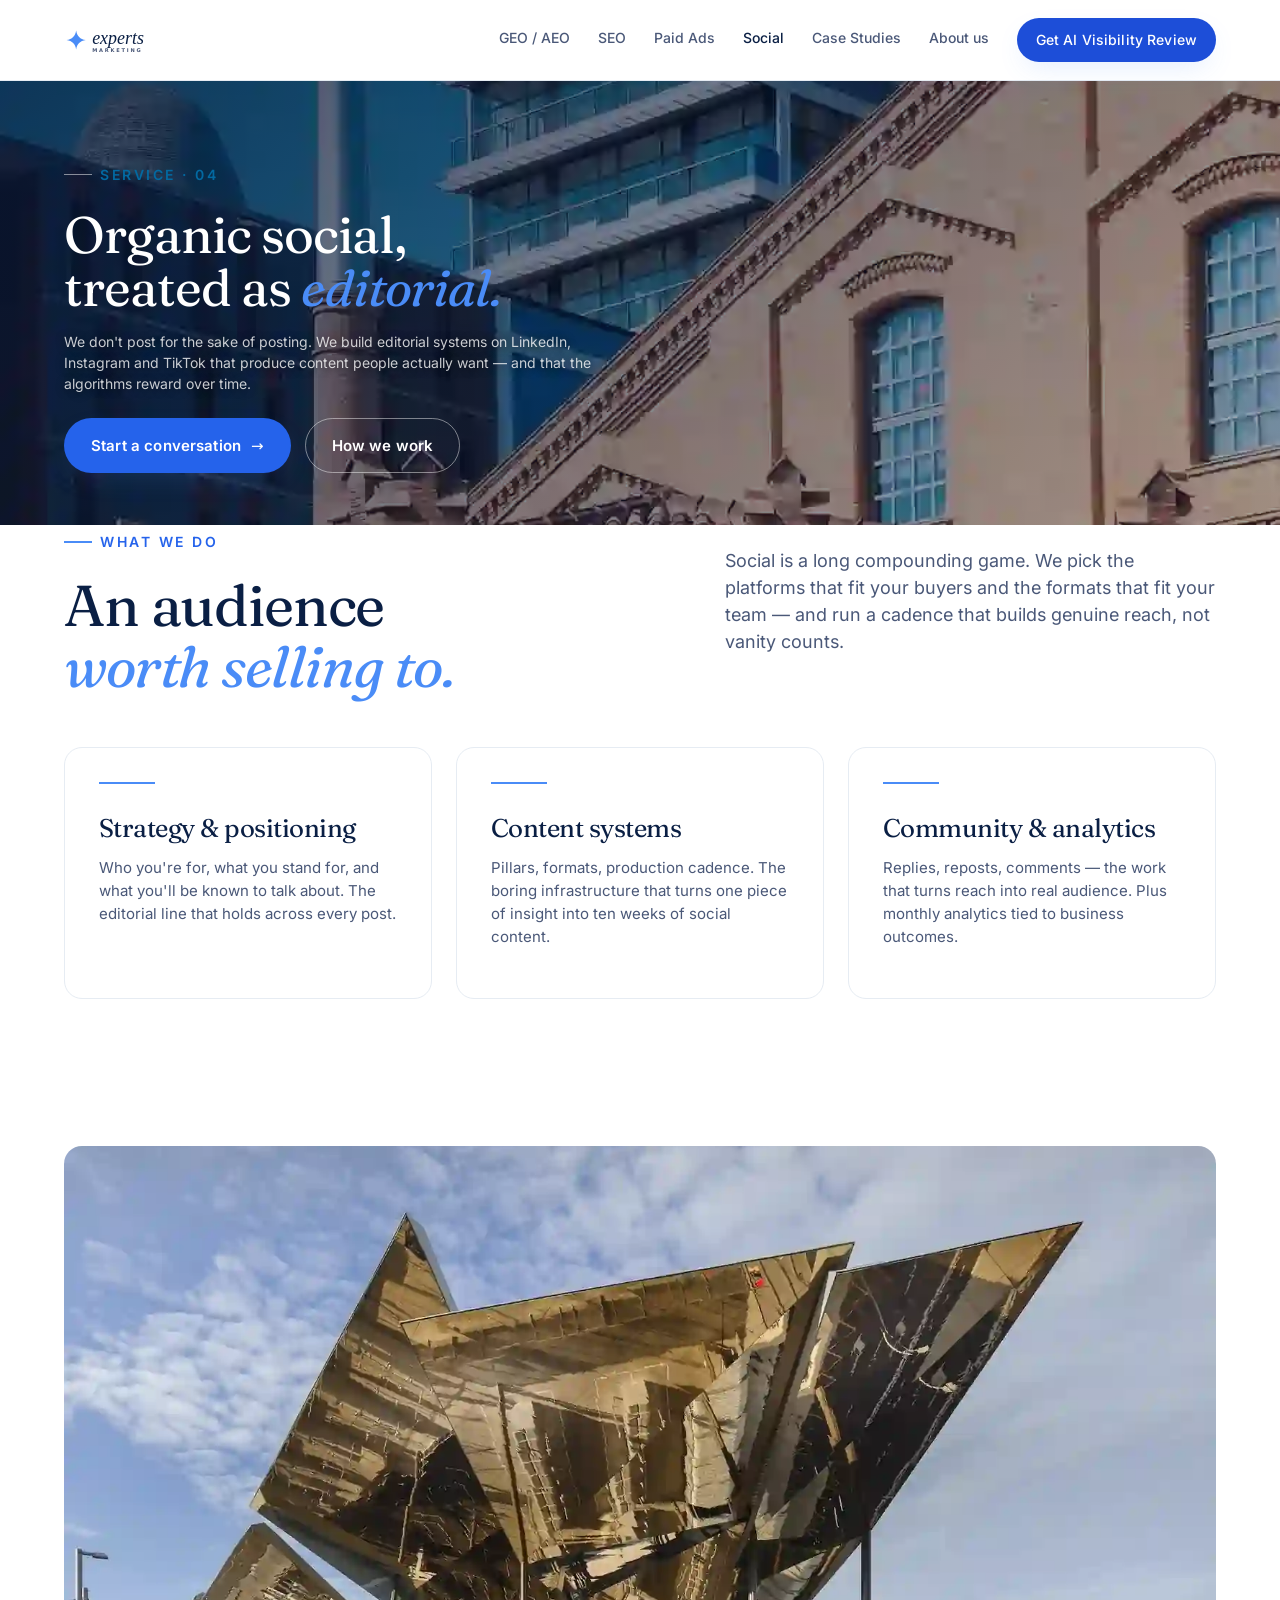
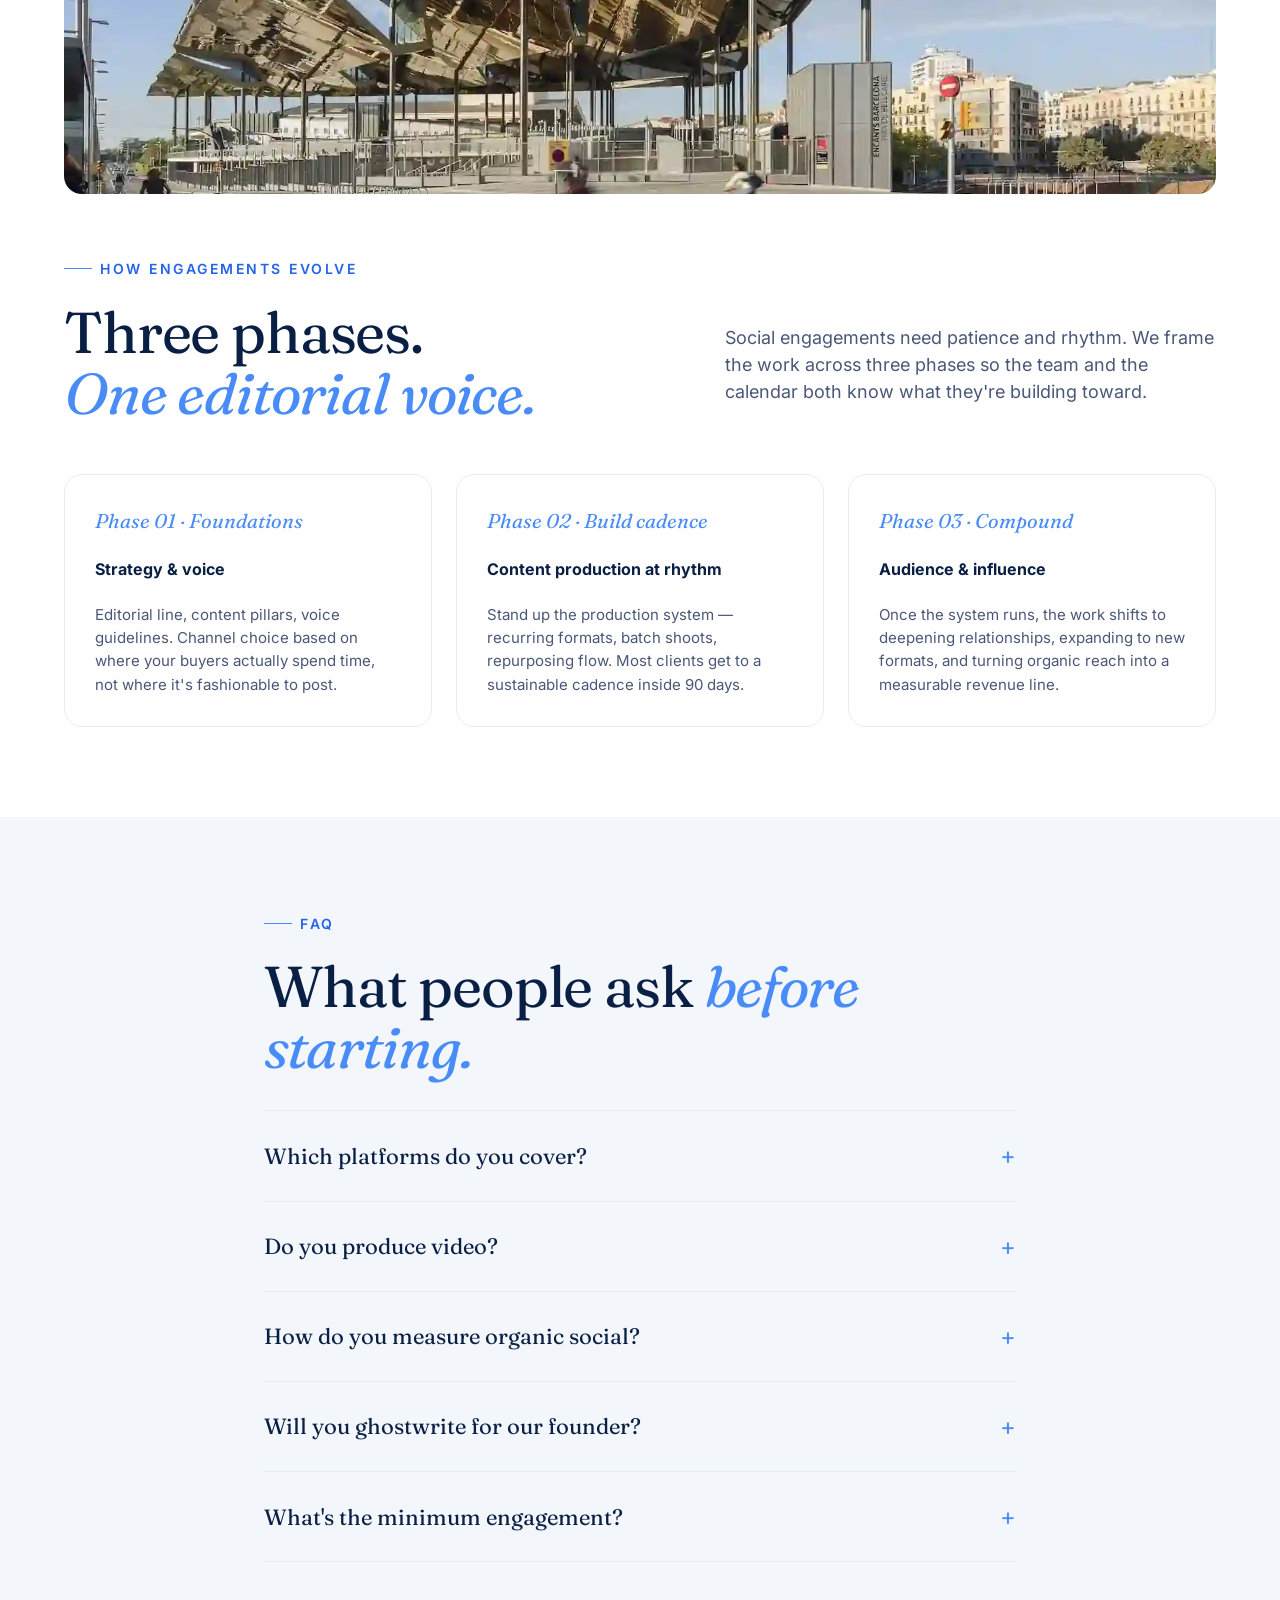
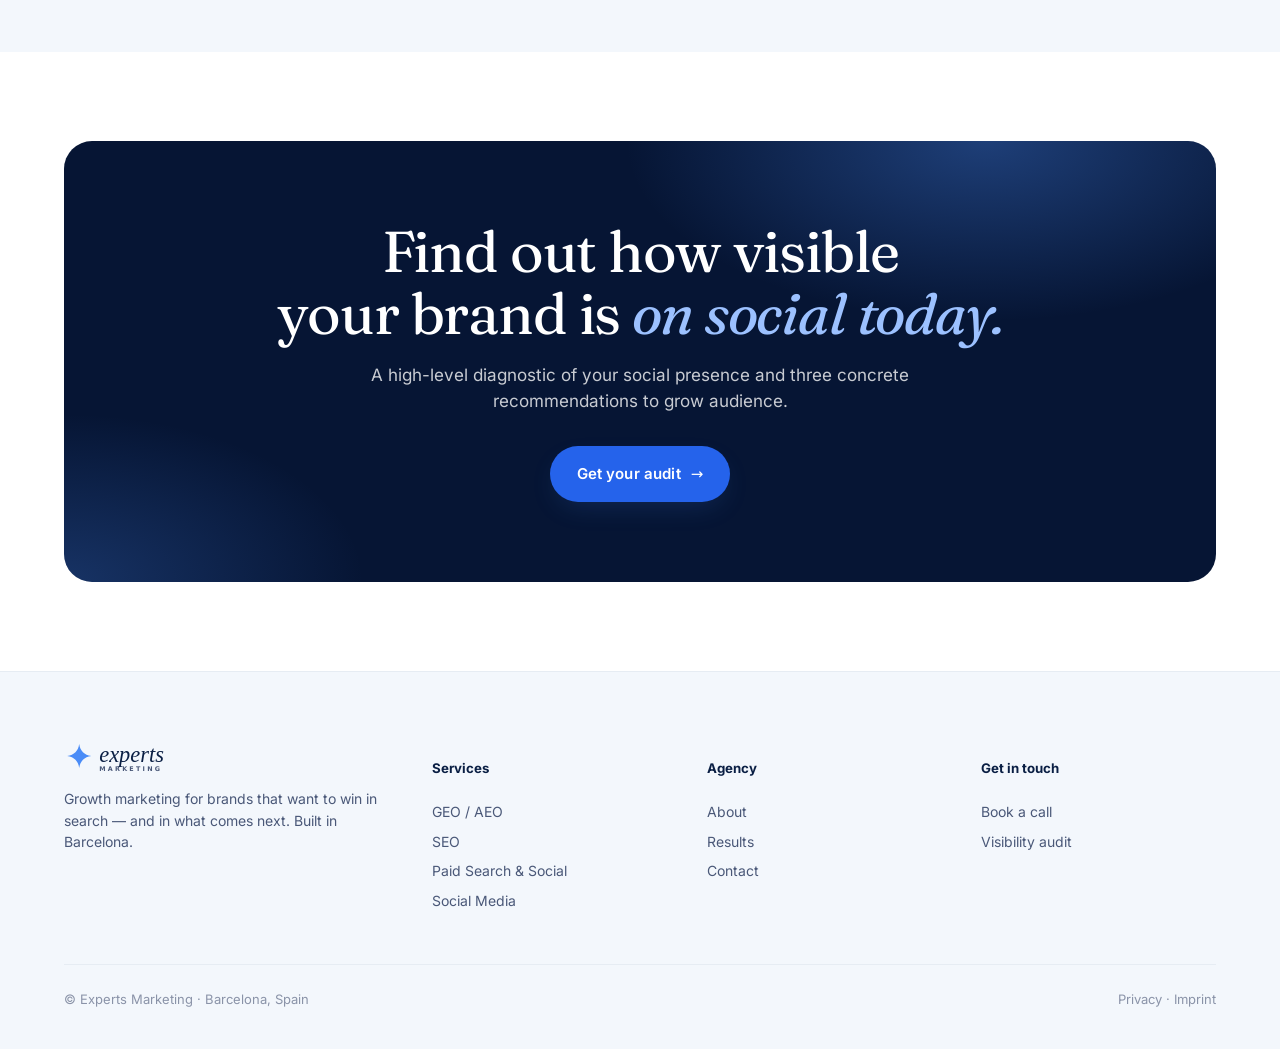
<file: services/social-media.html>
<!doctype html>
<html lang="en">
<head>
  <meta charset="utf-8" />
  <!-- Google Tag Manager (loaded after page load / on first interaction) -->
  <script>(function(w,d,s,l,i){
  w[l]=w[l]||[];w[l].push({'gtm.start':new Date().getTime(),event:'gtm.js'});
  var done=false;
  function load(){if(done)return;done=true;
    var f=d.getElementsByTagName(s)[0],j=d.createElement(s),dl=l!='dataLayer'?'&l='+l:'';
    j.async=true;j.src='https://www.googletagmanager.com/gtm.js?id='+i+dl;
    f.parentNode.insertBefore(j,f);}
  function schedule(){'requestIdleCallback' in w?w.requestIdleCallback(load,{timeout:2500}):setTimeout(load,1500);}
  ['scroll','pointerdown','keydown','touchstart'].forEach(function(e){
    w.addEventListener(e,load,{passive:true,once:true});});
  d.readyState==='complete'?schedule():w.addEventListener('load',schedule);
  })(window,document,'script','dataLayer','GTM-5XZ8778');</script>
  <!-- End Google Tag Manager -->
  <meta name="viewport" content="width=device-width, initial-scale=1" />
  <link rel="icon" href="/favicon.ico" sizes="32x32" />
  <link rel="icon" type="image/svg+xml" href="../assets/images/favicon.svg" />
  <title>Social Media — Experts Marketing</title>
  <meta name="description" content="Editorial-driven organic social that builds an audience worth selling to." />
  <link rel="preload" href="../assets/fonts/inter-v20-latin-regular.woff2" as="font" type="font/woff2" crossorigin>
  <link rel="preload" href="../assets/fonts/fraunces-v38-latin-regular.woff2" as="font" type="font/woff2" crossorigin>
  <style>@font-face{font-family:'Fraunces';font-style:normal;font-weight:400;font-display:swap;src:url('../assets/fonts/fraunces-v38-latin-regular.woff2') format('woff2')}@font-face{font-family:'Fraunces';font-style:italic;font-weight:400;font-display:swap;src:url('../assets/fonts/fraunces-v38-latin-italic.woff2') format('woff2')}@font-face{font-family:'Fraunces';font-style:normal;font-weight:500;font-display:swap;src:url('../assets/fonts/fraunces-v38-latin-500.woff2') format('woff2')}@font-face{font-family:'Fraunces';font-style:italic;font-weight:500;font-display:swap;src:url('../assets/fonts/fraunces-v38-latin-500italic.woff2') format('woff2')}@font-face{font-family:'Fraunces';font-style:normal;font-weight:600;font-display:swap;src:url('../assets/fonts/fraunces-v38-latin-600.woff2') format('woff2')}@font-face{font-family:'Fraunces';font-style:italic;font-weight:600;font-display:swap;src:url('../assets/fonts/fraunces-v38-latin-600italic.woff2') format('woff2')}@font-face{font-family:'Inter';font-style:normal;font-weight:400;font-display:swap;src:url('../assets/fonts/inter-v20-latin-regular.woff2') format('woff2')}@font-face{font-family:'Inter';font-style:italic;font-weight:400;font-display:swap;src:url('../assets/fonts/inter-v20-latin-italic.woff2') format('woff2')}@font-face{font-family:'Inter';font-style:normal;font-weight:500;font-display:swap;src:url('../assets/fonts/inter-v20-latin-500.woff2') format('woff2')}@font-face{font-family:'Inter';font-style:italic;font-weight:500;font-display:swap;src:url('../assets/fonts/inter-v20-latin-500italic.woff2') format('woff2')}@font-face{font-family:'Inter';font-style:normal;font-weight:600;font-display:swap;src:url('../assets/fonts/inter-v20-latin-600.woff2') format('woff2')}@font-face{font-family:'Inter';font-style:italic;font-weight:600;font-display:swap;src:url('../assets/fonts/inter-v20-latin-600italic.woff2') format('woff2')}@font-face{font-family:'Inter';font-style:normal;font-weight:700;font-display:swap;src:url('../assets/fonts/inter-v20-latin-700.woff2') format('woff2')}@font-face{font-family:'Inter';font-style:italic;font-weight:700;font-display:swap;src:url('../assets/fonts/inter-v20-latin-700italic.woff2') format('woff2')}</style>
  <link rel="stylesheet" href="../assets/styles.css" />
</head>
<body>
<!-- Google Tag Manager (noscript) -->
<noscript><iframe src="https://www.googletagmanager.com/ns.html?id=GTM-5XZ8778"
height="0" width="0" style="display:none;visibility:hidden"></iframe></noscript>
<!-- End Google Tag Manager (noscript) -->

  <header class="nav">
    <div class="nav-inner">
      <a class="nav-logo" href="../index.html">
        <img src="../assets/images/logo.svg" alt="Experts Marketing" />
      </a>
      <nav class="nav-links">
        <a href="geo-aeo.html">GEO / AEO</a>
        <a href="seo.html">SEO</a>
        <a href="paid-search-social.html">Paid Ads</a>
        <a class="active" href="social-media.html">Social</a>
        <a href="../results.html">Case Studies</a>
        <a href="../about.html">About us</a>
        <a class="btn btn-primary nav-cta" href="../contact.html">Get AI Visibility Review</a>
      </nav>
      <button class="nav-burger" type="button"
              aria-label="Open menu" aria-expanded="false" aria-controls="mobile-menu">
        <span></span><span></span><span></span>
      </button>
    </div>
      <nav class="nav-mobile" id="mobile-menu" aria-label="Mobile navigation"></nav>
  </header>

  <section class="hero hero-bg-mix">
    <div class="container">
      <span class="eyebrow">Service · 04</span>
      <h1>Organic social,<br/>treated as <em>editorial.</em></h1>
      <p class="lead">
        We don't post for the sake of posting. We build editorial systems
        on LinkedIn, Instagram and TikTok that produce content people
        actually want — and that the algorithms reward over time.
      </p>
      <div class="actions">
        <a class="btn btn-primary btn-arrow" href="../contact.html">Start a conversation</a>
        <a class="btn btn-ghost" href="#how">How we work</a>
      </div>
    </div>
  </section>

  <section style="padding-top: 0;">
    <div class="container">
      <div class="two-col" style="margin-bottom: 50px;">
        <div>
          <span class="eyebrow">What we do</span>
          <h2>An audience<br/><em>worth selling to.</em></h2>
        </div>
        <p class="lead">
          Social is a long compounding game. We pick the platforms that
          fit your buyers and the formats that fit your team — and run a
          cadence that builds genuine reach, not vanity counts.
        </p>
      </div>

      <div class="grid grid-3">
        <div class="card">
          <div class="accent-line"></div>
          <h3>Strategy &amp; positioning</h3>
          <p>Who you're for, what you stand for, and what you'll be known to talk about. The editorial line that holds across every post.</p>
        </div>
        <div class="card">
          <div class="accent-line"></div>
          <h3>Content systems</h3>
          <p>Pillars, formats, production cadence. The boring infrastructure that turns one piece of insight into ten weeks of social content.</p>
        </div>
        <div class="card">
          <div class="accent-line"></div>
          <h3>Community &amp; analytics</h3>
          <p>Replies, reposts, comments — the work that turns reach into real audience. Plus monthly analytics tied to business outcomes.</p>
        </div>
      </div>
    </div>
  </section>

  <section class="section-tight">
    <div class="container">
      <div class="img-block img-wide">
        <img src="../assets/images/bcn-encants.webp" alt="Encants market, Barcelona" />
      </div>
    </div>
  </section>

  <section id="how" style="padding-top: 0;">
    <div class="container">
      <div class="two-col" style="margin-bottom: 50px; align-items: end;">
        <div>
          <span class="eyebrow">How engagements evolve</span>
          <h2>Three phases.<br/><em>One editorial voice.</em></h2>
        </div>
        <p class="lead">
          Social engagements need patience and rhythm. We frame the work
          across three phases so the team and the calendar both know what
          they're building toward.
        </p>
      </div>

      <div class="steps">
        <div class="step">
          <div class="step-num">Phase 01 · Foundations</div>
          <h4>Strategy &amp; voice</h4>
          <p>Editorial line, content pillars, voice guidelines. Channel choice based on where your buyers actually spend time, not where it's fashionable to post.</p>
        </div>
        <div class="step">
          <div class="step-num">Phase 02 · Build cadence</div>
          <h4>Content production at rhythm</h4>
          <p>Stand up the production system — recurring formats, batch shoots, repurposing flow. Most clients get to a sustainable cadence inside 90 days.</p>
        </div>
        <div class="step">
          <div class="step-num">Phase 03 · Compound</div>
          <h4>Audience &amp; influence</h4>
          <p>Once the system runs, the work shifts to deepening relationships, expanding to new formats, and turning organic reach into a measurable revenue line.</p>
        </div>
      </div>
    </div>
  </section>

  <section style="background: var(--bg-alt);">
    <div class="container" style="max-width: 880px;">
      <span class="eyebrow">FAQ</span>
      <h2 style="margin-bottom: 32px;">What people ask <em>before starting.</em></h2>
      <div class="faq">
        <details>
          <summary>Which platforms do you cover?</summary>
          <p>LinkedIn, Instagram, TikTok and YouTube as primary. We pick based on where your audience is and where the content format fits — not based on internal preference.</p>
        </details>
        <details>
          <summary>Do you produce video?</summary>
          <p>Yes — short-form motion is core to most engagements now. We work with our production network in Barcelona, or with your in-house team where you have one.</p>
        </details>
        <details>
          <summary>How do you measure organic social?</summary>
          <p>Engaged audience growth, share of voice in your category, and downstream signals like brand search and inbound demos. Not impressions or follower counts on their own.</p>
        </details>
        <details>
          <summary>Will you ghostwrite for our founder?</summary>
          <p>Often, yes. Founder-led content is one of the highest-leverage formats on LinkedIn — we partner closely with founders on tone and positioning, then handle production.</p>
        </details>
        <details>
          <summary>What's the minimum engagement?</summary>
          <p>Six months. Social compounds slowly — anything shorter doesn't give the work room to produce.</p>
        </details>
      </div>
    </div>
  </section>

  <section>
    <div class="container">
      <div class="banner">
        <h2>Find out how visible<br/>your brand is <em>on social today.</em></h2>
        <p>A high-level diagnostic of your social presence and three concrete recommendations to grow audience.</p>
        <a class="btn btn-primary btn-arrow" href="../contact.html">Get your audit</a>
      </div>
    </div>
  </section>

  <footer class="footer">
    <div class="container">
      <div class="footer-inner">
        <div class="brand">
          <img src="../assets/images/logo.svg" alt="Experts Marketing" style="height: 40px; width: auto;" />
          <p>Growth marketing for brands that want to win in search — and in what comes next. Built in Barcelona.</p>
        </div>
        <div>
          <h5>Services</h5>
          <ul>
            <li><a href="geo-aeo.html">GEO / AEO</a></li>
            <li><a href="seo.html">SEO</a></li>
            <li><a href="paid-search-social.html">Paid Search &amp; Social</a></li>
            <li><a href="social-media.html">Social Media</a></li>
          </ul>
        </div>
        <div>
          <h5>Agency</h5>
          <ul>
            <li><a href="../about.html">About</a></li>
            <li><a href="../results.html">Results</a></li>
            <li><a href="../contact.html">Contact</a></li>
          </ul>
        </div>
        <div>
          <h5>Get in touch</h5>
          <ul>
            <li><a href="../contact.html">Book a call</a></li>
            <li><a href="../contact.html">Visibility audit</a></li>
          </ul>
        </div>
      </div>
      <div class="legal">
        <span>© Experts Marketing · Barcelona, Spain</span>
        <span>Privacy · Imprint</span>
      </div>
    </div>
  </footer>

  <script>
  (function () {
    var nav    = document.querySelector('.nav');
    var burger = document.querySelector('.nav-burger');
    var menu   = document.getElementById('mobile-menu');
    if (!nav || !burger || !menu) return;

    document.querySelectorAll('.nav-links a').forEach(function (link) {
      menu.appendChild(link.cloneNode(true));
    });

    function setOpen(open) {
      burger.classList.toggle('is-open', open);
      menu.classList.toggle('is-open', open);
      burger.setAttribute('aria-expanded', open ? 'true' : 'false');
      burger.setAttribute('aria-label', open ? 'Close menu' : 'Open menu');
    }
    function isOpen() { return menu.classList.contains('is-open'); }

    burger.addEventListener('click', function (e) {
      e.stopPropagation();
      setOpen(!isOpen());
    });
    document.addEventListener('click', function (e) {
      if (isOpen() && !nav.contains(e.target)) setOpen(false);
    });
    document.addEventListener('keydown', function (e) {
      if (e.key === 'Escape' && isOpen()) { setOpen(false); burger.focus(); }
    });
    menu.addEventListener('click', function (e) {
      if (e.target.closest('a')) setOpen(false);
    });
    window.addEventListener('resize', function () {
      if (window.innerWidth > 760 && isOpen()) setOpen(false);
    });
  })();
  </script>
</body>
</html>
</file>
<file: assets/styles.css>
/* ============================================================
   Experts Marketing — design system
   White + light blue theme (AI Media Group inspired)
   ============================================================ */
/* Fonts: @font-face rules are inlined in each page's <head> so the
   browser discovers them during HTML parse, not after this file loads. */
:root {
  /* Color */
  --bg:           #ffffff;
  --bg-alt:       #f3f7fc;
  --bg-soft:      #eaf2ff;
  --surface:      #ffffff;
  --ink:          #0a1f44;
  --ink-soft:     #4a5878;
  --ink-mute:     #8a93a8;
  --line:         #e6ecf3;
  --line-strong:  #cfdbeb;
  --accent:       #4a8cf7;
  --accent-deep:  #2563eb;
  --accent-soft:  #dbeafe;
  --accent-glow:  rgba(74, 140, 247, 0.18);
  --navy-card:    #0a1f44;
  --navy-deep:    #061534;

  /* Type */
  --font-sans: "Inter", -apple-system, BlinkMacSystemFont, "Segoe UI", system-ui, sans-serif;
  --font-serif: "Fraunces", "Cormorant Garamond", Georgia, serif;

  /* Layout */
  --max:        1280px;
  --pad:        clamp(20px, 5vw, 64px);
  --radius:     18px;
  --radius-sm:  10px;
  --radius-lg:  28px;
}

* { box-sizing: border-box; }
html, body { margin: 0; padding: 0; }
html { scroll-behavior: smooth; }
body {
  font-family: var(--font-sans);
  background: var(--bg);
  color: var(--ink);
  line-height: 1.55;
  -webkit-font-smoothing: antialiased;
  text-rendering: optimizeLegibility;
}
img { max-width: 100%; display: block; }
a { color: inherit; text-decoration: none; }
button { font: inherit; cursor: pointer; }

/* ---------- Type ---------- */
.display, h1, h2, h3 {
  font-family: var(--font-serif);
  font-weight: 400;
  letter-spacing: -0.02em;
  color: var(--ink);
  margin: 0;
}
h1 { font-size: clamp(44px, 7vw, 88px); line-height: 1.02; }
h2 { font-size: clamp(32px, 4.5vw, 60px); line-height: 1.06; }
h3 { font-size: clamp(20px, 2vw, 28px); line-height: 1.25; }
em, .italic { font-style: italic; }
h1 em, h2 em { color: var(--accent); }

p  { margin: 0 0 1em; color: var(--ink-soft); font-size: 17px; }
.lead { font-size: clamp(17px, 1.4vw, 21px); color: var(#ffffff); max-width: 60ch; line-height: 1.5; }

.eyebrow {
  display: inline-flex;
  align-items: center;
  gap: 8px;
  font-family: var(--font-sans);
  font-size: 14px;
  font-weight: 600;
  letter-spacing: 0.18em;
  text-transform: uppercase;
  color: var(--accent-deep);
  margin-bottom: 22px;
}
.eyebrow::before {
  content: "";
  display: inline-block;
  width: 28px;
  height: 1.5px;
  background: var(--accent);
}

/* ---------- Layout ---------- */
.container { max-width: var(--max); margin: 0 auto; padding: 0 var(--pad); }
section { padding: clamp(56px, 7vw, 100px) 0; }
.section-tight { padding: clamp(36px, 4.5vw, 64px) 0; }

.grid { display: grid; gap: 24px; }
.grid-2 { grid-template-columns: repeat(2, 1fr); }
.grid-3 { grid-template-columns: repeat(3, 1fr); }
.grid-4 { grid-template-columns: repeat(4, 1fr); }
@media (max-width: 900px) {
  .grid-2, .grid-3, .grid-4 { grid-template-columns: 1fr; }
}

/* ---------- Buttons ---------- */
.btn {
  display: inline-flex;
  align-items: center;
  gap: 10px;
  padding: 15px 26px;
  border-radius: 999px;
  font-weight: 600;
  font-size: 15px;
  letter-spacing: 0.01em;
  border: 1px solid transparent;
  transition: transform .15s ease, box-shadow .2s ease, background .2s ease, color .2s ease, border-color .2s ease;
}
.btn-primary {
  background: var(--accent-deep); /* #2563eb — contrast 5.1:1 on white, WCAG AA ✓ */
  color: #fff;
  box-shadow: 0 10px 28px -8px var(--accent-glow);
}
.btn-primary:hover {
  background: var(--accent-deep);
  transform: translateY(-1px);
  box-shadow: 0 14px 36px -10px rgba(37, 99, 235, .35);
}
.btn-ghost {
  background: transparent;
  color: var(--ink);
  border-color: var(--line-strong);
}
.btn-ghost:hover {
  border-color: var(--ink);
  background: var(--ink);
  color: #fff;
}
.btn-arrow::after {
  content: "→";
  font-weight: 400;
  transition: transform .2s ease;
}
.btn-arrow:hover::after { transform: translateX(3px); }

/* ---------- Nav ---------- */
.nav {
  position: sticky; top: 0; z-index: 50;
  backdrop-filter: blur(14px);
  background: rgba(255, 255, 255, 0.85);
  border-bottom: 1px solid var(--line);
}
.nav-inner {
  display: flex; align-items: center; justify-content: space-between;
  max-width: var(--max); margin: 0 auto; padding: 18px var(--pad);
}
.nav-logo { display: flex; align-items: center; gap: 10px; }
.nav-logo img { height: 32px; width: auto; }
.nav-links { display: flex; gap: 28px; align-items: center; }
.nav-links a {
  font-size: 14px; font-weight: 500; color: var(--ink-soft);
  transition: color .15s ease;
}
.nav-links a:hover, .nav-links a.active { color: var(--ink); }
.nav-cta { padding: 10px 18px; font-size: 14px; }
@media (max-width: 760px) {
  .nav-links a:not(.nav-cta) { display: none; }
}

/* ---------- Hero ---------- */
.hero {
  padding: clamp(90px, 12vw, 170px) 0 clamp(70px, 9vw, 120px);
  position: relative;
  overflow: hidden;
  min-height: 420px;
}

/* Carosello: stack di slide in assoluto dietro il testo */
.hero-carousel {
  position: absolute;
  inset: 0;
  z-index: 0;
}

.hero-carousel-track {
  position: absolute;
  inset: 0;
  width: 100%;
  height: 100%;
}

.hero-slide {
  position: absolute;
  inset: 0;
  width: 100%;
  height: 100%;
  background-size: cover;
  background-position: center;
  opacity: 0;
  animation: heroFade 20s infinite;
  will-change: opacity;
}

.hero-slide:nth-child(1) { animation-delay: 0s; }
.hero-slide:nth-child(2) { animation-delay: 4s; }
.hero-slide:nth-child(3) { animation-delay: 8s; }
.hero-slide:nth-child(4) { animation-delay: 12s; }
.hero-slide:nth-child(5) { animation-delay: 16s; }

@keyframes heroFade {
  0%   { opacity: 0; }
  5%   { opacity: 1; }
  20%  { opacity: 1; }
  25%  { opacity: 0; }
  100% { opacity: 0; }
}

/* Overlay scuro per leggibilità */
.hero-overlay {
  position: absolute;
  inset: 0;
  background: linear-gradient(
    135deg,
    rgba(6, 21, 52, 0.78) 0%,
    rgba(6, 21, 52, 0.50) 55%,
    rgba(6, 21, 52, 0.35) 100%
  );
}

/* Testo sopra il carosello */
.hero > .container {
  position: relative;
  z-index: 1;
}

/* Colori testo su sfondo scuro */
.hero .eyebrow {
  color: rgba(255, 255, 255, 0.70);
}
.hero .eyebrow::before {
  background: rgba(255, 255, 255, 0.50);
}
.hero h1 {
  color: #fff;
}
.hero h1 em {
  color: var(--accent);
}
.hero .lead {
  color: rgb(255, 255, 255);
  margin-top: 30px;
  font-size: 22px;
  text-shadow: 0 1px 8px rgba(0, 0, 0, 0.55);
}
.hero .actions {
  margin-top: 44px;
  display: flex;
  gap: 14px;
  flex-wrap: wrap;
}

/* btn-ghost adattato per sfondo scuro */
.hero .btn-ghost {
  color: #fff;
  border-color: rgba(255, 255, 255, 0.45);
}
.hero .btn-ghost:hover {
  background: #fff;
  color: var(--ink);
  border-color: #fff;
}

.hero-meta {
  display: flex;
  gap: 22px;
  margin-top: 64px;
  font-size: 15px;
  color: #ffffff;
  letter-spacing: .04em;
  flex-wrap: wrap;
}
.hero-meta a {
  color: inherit;
  text-decoration: none;
  opacity: 2;
  transition: opacity .2s;
}
.hero-meta a:hover { opacity: 1; }

/* ---------- Cards ---------- */
.card {
  background: var(--surface);
  border: 1px solid var(--line);
  border-radius: var(--radius);
  padding: 34px;
  transition: border-color .2s ease, transform .2s ease, box-shadow .2s ease;
}
.card:hover {
  border-color: var(--accent);
  box-shadow: 0 22px 50px -28px var(--accent-glow);
  transform: translateY(-2px);
}
.card h3 { margin-bottom: 12px; }
.card p { font-size: 15px; }

/* Anchor-linked case-study cards stop clear of the sticky nav (82px) plus
   roughly 1cm of breathing room, so the top of the card is visible on arrival. */
.card[id^="case-"] { scroll-margin-top: 120px; }

.service-card {
  display: flex; flex-direction: column;
  min-height: 280px;
  position: relative;
}
.service-card .num {
  font-family: var(--font-serif);
  font-style: italic;
  color: var(--accent);
  font-size: 18px;
  margin-bottom: 16px;
}
.service-card ul {
  list-style: none; padding: 0; margin: 16px 0 24px;
  font-size: 14px; color: var(--ink-soft);
}
.service-card ul li {
  padding: 7px 0;
  border-top: 1px solid var(--line);
}
.service-card ul li:first-child { border-top: 0; }
.service-card .cta {
  margin-top: auto;
  font-weight: 600;
  font-size: 14px;
  color: var(--accent-deep);
  display: inline-flex; align-items: center; gap: 8px;
}
.service-card .cta::after {
  content: "→"; transition: transform .2s ease;
}
.service-card:hover .cta::after { transform: translateX(4px); }

/* ---------- KPI ---------- */
.kpi-grid {
  display: grid; grid-template-columns: repeat(3, 1fr);
  gap: 0;
  background: var(--surface);
  border: 1px solid var(--line);
  border-radius: var(--radius);
  overflow: hidden;
  box-shadow: 0 18px 50px -32px rgba(10, 31, 68, .12);
}
.kpi-grid.cols-3 { grid-template-columns: repeat(3, 1fr); }
@media (max-width: 700px) {
  .kpi-grid, .kpi-grid.cols-3 { grid-template-columns: 1fr; }
}
.kpi {
  padding: 48px 38px;
  border-right: 1px solid var(--line);
  background: linear-gradient(180deg, #fbfdff 0%, #ffffff 100%);
}
.kpi:last-child { border-right: 0; }
@media (max-width: 700px) {
  .kpi { border-right: 0; border-bottom: 1px solid var(--line); }
  .kpi:last-child { border-bottom: 0; }
}
.kpi .num {
  font-family: var(--font-serif);
  font-size: clamp(52px, 6.5vw, 84px);
  color: var(--accent);
  line-height: 1;
  font-style: italic;
  font-weight: 500;
}
.kpi .label {
  margin-top: 16px;
  font-size: 12px; letter-spacing: .16em; text-transform: uppercase;
  color: var(--ink-mute); font-weight: 600;
}
.kpi .desc { margin-top: 14px; font-size: 15px; color: var(--ink-soft); }
.kpi .desc strong { color: var(--ink); font-weight: 600; }

/* ---------- Logos strip ---------- */
.logos {
  border-top: 1px solid var(--line);
  border-bottom: 1px solid var(--line);
  padding: 40px 0;
  background: var(--bg-alt);
}
.logos-grid {
  display: flex;
  flex-wrap: nowrap;
  align-items: center;
  justify-content: center;
  gap: 32px 32px;
}
@media (max-width: 900px) {
  .logos-grid { flex-wrap: wrap; }
}
.logo-mark {
  font-family: var(--font-sans);
  font-weight: 700;
  letter-spacing: .04em;
  font-size: 18px;
  color: var(--ink-soft);
  text-align: center;
  padding: 6px 0;
  opacity: .7;
  transition: opacity .2s ease, color .2s ease;
}
.logo-mark:hover { opacity: 1; color: var(--ink); }
@media (max-width: 560px) { .logos-grid { gap: 20px 28px; } }

/* ---------- Image blocks ---------- */
.img-block {
  border-radius: var(--radius);
  overflow: hidden;
  background: var(--bg-alt);
  position: relative;
}
.img-block img {
  width: 100%; height: 100%;
  object-fit: cover;
  display: block;
}
.img-tall { aspect-ratio: 4 / 5; }
.img-wide { aspect-ratio: 16 / 9; }
.img-square { aspect-ratio: 1 / 1; }

/* ---------- Two-column with image ---------- */
.two-col {
  display: grid;
  grid-template-columns: 1.1fr 0.9fr;
  gap: 60px;
  align-items: center;
}
@media (max-width: 900px) { .two-col { grid-template-columns: 1fr; gap: 40px; } }

/* ---------- Testimonial ---------- */
.testimonial {
  background: var(--surface);
  border: 1px solid var(--line);
  border-radius: var(--radius);
  padding: 36px;
  position: relative;
}
.testimonial::before {
  content: "\201C";
  position: absolute;
  top: 8px;
  left: 24px;
  font-family: var(--font-serif);
  font-size: 80px;
  line-height: 1;
  color: var(--accent-soft);
  font-style: italic;
}
.testimonial blockquote {
  position: relative;
  font-family: var(--font-serif);
  font-size: 22px;
  line-height: 1.4;
  color: var(--ink);
  margin: 16px 0 22px;
  font-style: italic;
}
.testimonial cite {
  display: block;
  font-style: normal;
  font-size: 14px;
  color: var(--ink-mute);
  font-weight: 500;
}
.testimonial cite strong { color: var(--ink); font-weight: 600; }

/* ---------- CTA banner ---------- */
.banner {
  background: var(--navy-deep);
  color: #fff;
  border-radius: var(--radius-lg);
  padding: clamp(48px, 7vw, 80px);
  text-align: center;
  position: relative;
  overflow: hidden;
}
.banner::before {
  content: "";
  position: absolute;
  inset: 0;
  background:
    radial-gradient(600px 300px at 80% 0%, rgba(74, 140, 247, .35) 0%, transparent 60%),
    radial-gradient(500px 280px at 0% 100%, rgba(74, 140, 247, .25) 0%, transparent 60%);
  pointer-events: none;
}
.banner > * { position: relative; }
.banner h2 { color: #fff; }
.banner h2 em { color: #9cc1ff; }
.banner .eyebrow { color: #9cc1ff; }
.banner .eyebrow::before { background: #9cc1ff; }
.banner p { color: rgba(255,255,255,.78); margin: 18px auto 32px; max-width: 56ch; }

/* ---------- FAQ ---------- */
.faq details {
  border-top: 1px solid var(--line);
  padding: 26px 0;
}
.faq details:last-child { border-bottom: 1px solid var(--line); }
.faq summary {
  cursor: pointer;
  font-family: var(--font-serif);
  font-size: 22px;
  list-style: none;
  display: flex; justify-content: space-between; align-items: center;
  color: var(--ink);
  gap: 24px;
}
.faq summary::-webkit-details-marker { display: none; }
.faq summary::after {
  content: "+";
  font-family: var(--font-sans);
  font-size: 24px;
  color: var(--accent);
  transition: transform .2s ease;
  flex-shrink: 0;
}
.faq details[open] summary::after { transform: rotate(45deg); }
.faq details p {
  margin-top: 16px;
  font-size: 16px;
  max-width: 70ch;
}

/* ---------- Form ---------- */
.form { display: flex; flex-direction: column; gap: 20px; }
.form .row { display: grid; grid-template-columns: 1fr 1fr; gap: 16px; }
@media (max-width: 700px) { .form .row { grid-template-columns: 1fr; } }
.form label {
  font-size: 12px; font-weight: 600; text-transform: uppercase;
  letter-spacing: .14em; color: var(--ink-mute);
  margin-bottom: 6px; display: block;
}
.form input, .form select, .form textarea {
  font: inherit;
  width: 100%;
  background: var(--bg-alt);
  border: 1px solid var(--line);
  border-radius: var(--radius-sm);
  padding: 14px 16px;
  color: var(--ink);
  transition: border-color .15s ease, background .15s ease, box-shadow .15s ease;
}
.form input:focus, .form select:focus, .form textarea:focus {
  outline: 0;
  background: #fff;
  border-color: var(--accent);
  box-shadow: 0 0 0 4px var(--accent-glow);
}
.form textarea { min-height: 130px; resize: vertical; }

/* ---------- Process steps ---------- */
.steps { display: grid; gap: 24px; grid-template-columns: repeat(3, 1fr); }
@media (max-width: 900px) { .steps { grid-template-columns: 1fr; } }
.step {
  background: var(--surface);
  border: 1px solid var(--line);
  border-radius: var(--radius);
  padding: 30px;
  position: relative;
  transition: border-color .2s ease, box-shadow .2s ease;
}
.step:hover { border-color: var(--accent); box-shadow: 0 22px 50px -28px var(--accent-glow); }
.step .step-num {
  font-family: var(--font-serif);
  font-style: italic;
  font-size: 20px;
  color: var(--accent);
  margin-bottom: 12px;
}
.step h3 {
  font-family: var(--font-serif);
  font-size: 22px;
  font-weight: 400;
  margin: 0 0 10px;
  letter-spacing: -0.01em;
}
.step p { font-size: 15px; margin: 0; }

/* ---------- Icon list (arrow marker) ---------- */
.icon-list {
  list-style: none;
  margin: 0;
  padding: 0;
}
.icon-list li {
  display: flex;
  align-items: flex-start;
  gap: 8px;
  padding: 4px 0;
}
.icon-list li::before {
  content: "\2192";
  color: var(--accent-deep);
  font-weight: 600;
  flex-shrink: 0;
}

/* ---------- Footer ---------- */
.footer {
  border-top: 1px solid var(--line);
  padding: 64px 0 40px;
  margin-top: 0;
  background: var(--bg-alt);
}
.footer-inner {
  display: grid;
  grid-template-columns: 1.4fr 1fr 1fr 1fr;
  gap: 40px;
  margin-bottom: 44px;
}
@media (max-width: 800px) { .footer-inner { grid-template-columns: 1fr 1fr; } }
.footer h3 {
  font-family: var(--font-sans);
  font-size: 12px;
  letter-spacing: .14em;
  text-transform: uppercase;
  color: var(--ink-mute);
  margin: 0 0 16px;
  font-weight: 600;
}
.footer ul { list-style: none; padding: 0; margin: 0; }
.footer ul li { margin-bottom: 8px; font-size: 14px; }
.footer ul li a { color: var(--ink-soft); transition: color .15s ease; }
.footer ul li a:hover { color: var(--accent-deep); }
.footer .brand p { font-size: 14px; max-width: 36ch; margin-top: 12px; }
.footer .legal {
  border-top: 1px solid var(--line);
  padding-top: 24px;
  display: flex; justify-content: space-between; align-items: center;
  font-size: 13px; color: var(--ink-mute);
}
@media (max-width: 600px) { .footer .legal { flex-direction: column; gap: 8px; } }

/* ---------- Decorative accents ---------- */
.accent-line {
  width: 56px; height: 2px; background: var(--accent);
  margin-bottom: 28px;
}
.tag {
  display: inline-block;
  font-size: 12px;
  font-weight: 600;
  letter-spacing: .08em;
  text-transform: uppercase;
  color: var(--accent-deep);
  background: var(--accent-soft);
  padding: 6px 12px;
  border-radius: 999px;
}

/* ---------- Compare table ---------- */
.compare {
  width: 100%; border-collapse: collapse;
  background: var(--surface);
  border: 1px solid var(--line);
  border-radius: var(--radius);
  overflow: hidden;
  font-size: 15px;
}
.compare th, .compare td {
  padding: 18px 22px;
  text-align: left;
  border-bottom: 1px solid var(--line);
}
.compare th {
  background: var(--bg-alt);
  font-weight: 600;
  font-size: 13px;
  letter-spacing: .08em;
  text-transform: uppercase;
  color: var(--ink-mute);
}
.compare tr:last-child td { border-bottom: 0; }
.compare td:first-child { font-weight: 500; color: var(--ink); }

/* ---------- Section variants ---------- */
.bg-soft { background: var(--bg-alt); }
.bg-blue { background: var(--accent-soft); }

/* ---------- Utility ---------- */
.text-center { text-align: center; }
.muted { color: var(--ink-mute); }
.spacer-sm { height: 24px; }
.spacer { height: 48px; }
.spacer-lg { height: 80px; }

/* ---------- Nav hover underline ---------- */
.nav-links a:not(.btn) {
  padding-bottom: 3px;
  border-bottom: 2px solid transparent;
  transition: color .2s, border-color .2s;
}
.nav-links a:not(.btn):hover {
  border-bottom-color: currentColor;
}

/* ---------- Logos label ---------- */
.logos-label {
  text-align: center;
  font-size: 12px;
  font-weight: 600;
  letter-spacing: .14em;
  text-transform: uppercase;
  opacity: .55;
  margin-bottom: 1.5rem;
}

/* ---------- Service card result tag ---------- */
.service-card .result {
  display: block;
  font-size: 14px;
  font-style: italic;
  opacity: .65;
  margin-top: 8px;
  margin-bottom: 4px;
}

/* ---------- KPI link ---------- */
.kpi-link {
  display: inline-block;
  margin-top: 12px;
  font-size: 18px;
  font-weight: 600;
  color: var(--accent);
  text-decoration: none;
}
.kpi-link:hover { text-decoration: underline; }

/* ---------- KPI link — centered variant (GEO/AEO + SEO case-study links) ---------- */
.kpi-link-center {
  display: block;
  text-align: center;
}

/* ---------- Footer LinkedIn link ---------- */
.footer-linkedin {
  display: inline-flex;
  align-items: center;
  gap: 6px;
  font-size: 13px;
  opacity: .65;
  text-decoration: none;
  color: inherit;
  margin-top: 10px;
  transition: opacity .2s;
}
.footer-linkedin:hover { opacity: 1; }

/* ---------- Footer legal links ---------- */
.footer .legal a {
  color: inherit;
  text-decoration: none;
  opacity: .6;
  transition: opacity .2s;
}
.footer .legal a:hover { opacity: 1; }
/* ---------- Page hero backgrounds ---------- */
.hero-bg-towers    { background-image: url('images/bcn-towers.webp'); }
.hero-bg-skyscrapers { background-image: url('images/bcn-skyscrapers.webp'); }
.hero-bg-encants   { background-image: url('images/bcn-encants.webp'); }
.hero-bg-mix       { background-image: url('images/bcn-mix.webp'); }
.hero-bg-museu     { background-image: url('images/bcn-museu-disseny.webp'); }

.hero-bg-towers,
.hero-bg-skyscrapers,
.hero-bg-encants,
.hero-bg-mix,
.hero-bg-museu {
  background-size: cover;
  background-position: center;
  background-repeat: no-repeat;
  position: relative;
}

.hero-bg-towers::before,
.hero-bg-skyscrapers::before,
.hero-bg-encants::before,
.hero-bg-mix::before,
.hero-bg-museu::before {
  content: "";
  position: absolute;
  inset: 0;
  background: linear-gradient(
    135deg,
    rgba(6, 21, 52, 0.78) 0%,
    rgba(6, 21, 52, 0.50) 55%,
    rgba(6, 21, 52, 0.35) 100%
  );
  z-index: 0;
}

.hero-bg-towers > .container,
.hero-bg-skyscrapers > .container,
.hero-bg-encants > .container,
.hero-bg-mix > .container,
.hero-bg-museu > .container {
  position: relative;
  z-index: 1;
}

.hero-bg-towers h1, .hero-bg-skyscrapers h1,
.hero-bg-encants h1, .hero-bg-mix h1, .hero-bg-museu h1 { color: #fff; }

.hero-bg-towers h1 em, .hero-bg-skyscrapers h1 em,
.hero-bg-encants h1 em, .hero-bg-mix h1 em, .hero-bg-museu h1 em { color: var(--accent); }

.hero-bg-towers .eyebrow, .hero-bg-skyscrapers .eyebrow,
.hero-bg-encants .eyebrow, .hero-bg-mix .eyebrow, .hero-bg-museu .eyebrow { color: rgba(255,255,255,0.70); }

.hero-bg-towers .eyebrow::before, .hero-bg-skyscrapers .eyebrow::before,
.hero-bg-encants .eyebrow::before, .hero-bg-mix .eyebrow::before, .hero-bg-museu .eyebrow::before { background: rgba(255,255,255,0.50); }

.hero-bg-towers .lead, .hero-bg-skyscrapers .lead,
.hero-bg-encants .lead, .hero-bg-mix .lead, .hero-bg-museu .lead { color: rgba(255,255,255,0.78); }

.hero-bg-towers .btn-ghost, .hero-bg-skyscrapers .btn-ghost,
.hero-bg-encants .btn-ghost, .hero-bg-mix .btn-ghost, .hero-bg-museu .btn-ghost {
  color: #fff;
  border-color: rgba(255,255,255,0.45);
}
/* ---------- Mobile hamburger menu ---------- */
.nav-burger {
  display: none;
  width: 40px; height: 40px;
  margin-left: 12px;
  background: none; border: 0; cursor: pointer;
  flex-direction: column; justify-content: center; align-items: center; gap: 5px;
}
.nav-burger span {
  display: block; width: 22px; height: 2px; border-radius: 2px;
  background: var(--ink);
  transition: transform .3s ease, opacity .2s ease;
}
.nav-burger.is-open span:nth-child(1) { transform: translateY(7px) rotate(45deg); }
.nav-burger.is-open span:nth-child(2) { opacity: 0; }
.nav-burger.is-open span:nth-child(3) { transform: translateY(-7px) rotate(-45deg); }

.nav-mobile {
  display: none;
  overflow: hidden;
  max-height: 0; visibility: hidden;
  background: rgba(255, 255, 255, .97);
  border-top: 1px solid transparent;
  transition: max-height .35s ease, visibility .35s;
}
.nav-mobile.is-open {
  max-height: 440px; visibility: visible;
  border-top-color: var(--line);
}
.nav-mobile a {
  display: block;
  padding: 14px var(--pad);
  font-size: 15px; font-weight: 500;
  color: var(--ink);
  border-bottom: 1px solid var(--line);
  transition: color .15s ease;
}
.nav-mobile a:hover { color: var(--accent); }
.nav-mobile .nav-cta {
  display: inline-flex;
  margin: 16px var(--pad) 20px;
  border-bottom: none;
  color: #fff;
}
.nav-mobile .nav-cta:hover { color: #fff; }

@media (max-width: 760px) {
  .nav-burger { display: flex; }
  .nav-mobile { display: block; }
}
@media (prefers-reduced-motion: reduce) {
  .nav-burger span, .nav-mobile { transition: none; }
}

/* ============================================================
   Client logos — full color, uniform 32px height
   ============================================================ */
.logos-grid .logo-mark {
  height: 40px;
  width: auto;
  max-width: 100%;
  object-fit: contain;
  display: block;
  margin: 0 auto;
  padding: 0;
  background: transparent;
  filter: none;
  opacity: 0.85;
  transition: opacity 0.2s ease;
}
.logos-grid .logo-mark:hover {
  filter: none;
  opacity: 1;
}

/* ============================================================
   Hero glassmorphism box — compact desktop fit (v2)
   ============================================================ */
.hero {
  min-height: 420px;
  padding: clamp(40px, 6vw, 80px) 0 clamp(30px, 4vw, 60px);
}
.hero h1 {
  font-size: clamp(30px, 4vw, 54px);
  line-height: 1.05;
  margin-bottom: 12px;
}
.hero .lead {
  font-size: clamp(14px, 1vw, 16px);
  margin-top: 16px;
  margin-bottom: 0;
}
.hero .actions {
  margin-top: 24px;
}
.hero-meta {
  margin-top: 28px;
}

.hero-glass {
  background: rgba(6, 21, 52, 0.55);
  -webkit-backdrop-filter: blur(12px);
  backdrop-filter: blur(12px);
  border-radius: 16px;
  border: 1px solid rgba(255, 255, 255, 0.08);
  max-width: 820px;
  width: auto;
  padding: 28px 40px;
}
@media (max-width: 760px) {
  .hero-glass { padding: 32px 28px; }
}

/* ============================================================
   Mobile service links — always 2 per line
   ============================================================ */
@media (max-width: 760px) {
  .hero-meta {
    display: grid;
    grid-template-columns: 1fr 1fr;
    gap: 12px 8px;
  }
}
/* Fix Contrasto per Accessibilità 100/100 */
.btn-primary.nav-cta, .nav-mobile .nav-cta {
  background-color: #1d4ed8 !important; /* Un blu più intenso che stacca meglio sul bianco/chiaro */
  color: #ffffff !important;
}
.hero .eyebrow {
  color: #0369a1 !important; /* Un azzurro scuro che si legge perfettamente sullo sfondo della hero */
}

/* ============================================================
   Batch 1 — Iteration 3 quick wins
   ============================================================ */
/* SEO page: keep "SEO Content Optimization" title on one line so its
   list aligns with the other two service columns. */
.card-title-fit {
  white-space: nowrap;
  font-size: clamp(16px, 1.6vw, 24px);
}

/* GEO/AEO page: reduce the gap between the KPI block and the
   "OUR GEO SERVICES" section below it. */
.geo-kpi-section {
  padding-bottom: clamp(30px, 4vw, 50px);
}
</file>
